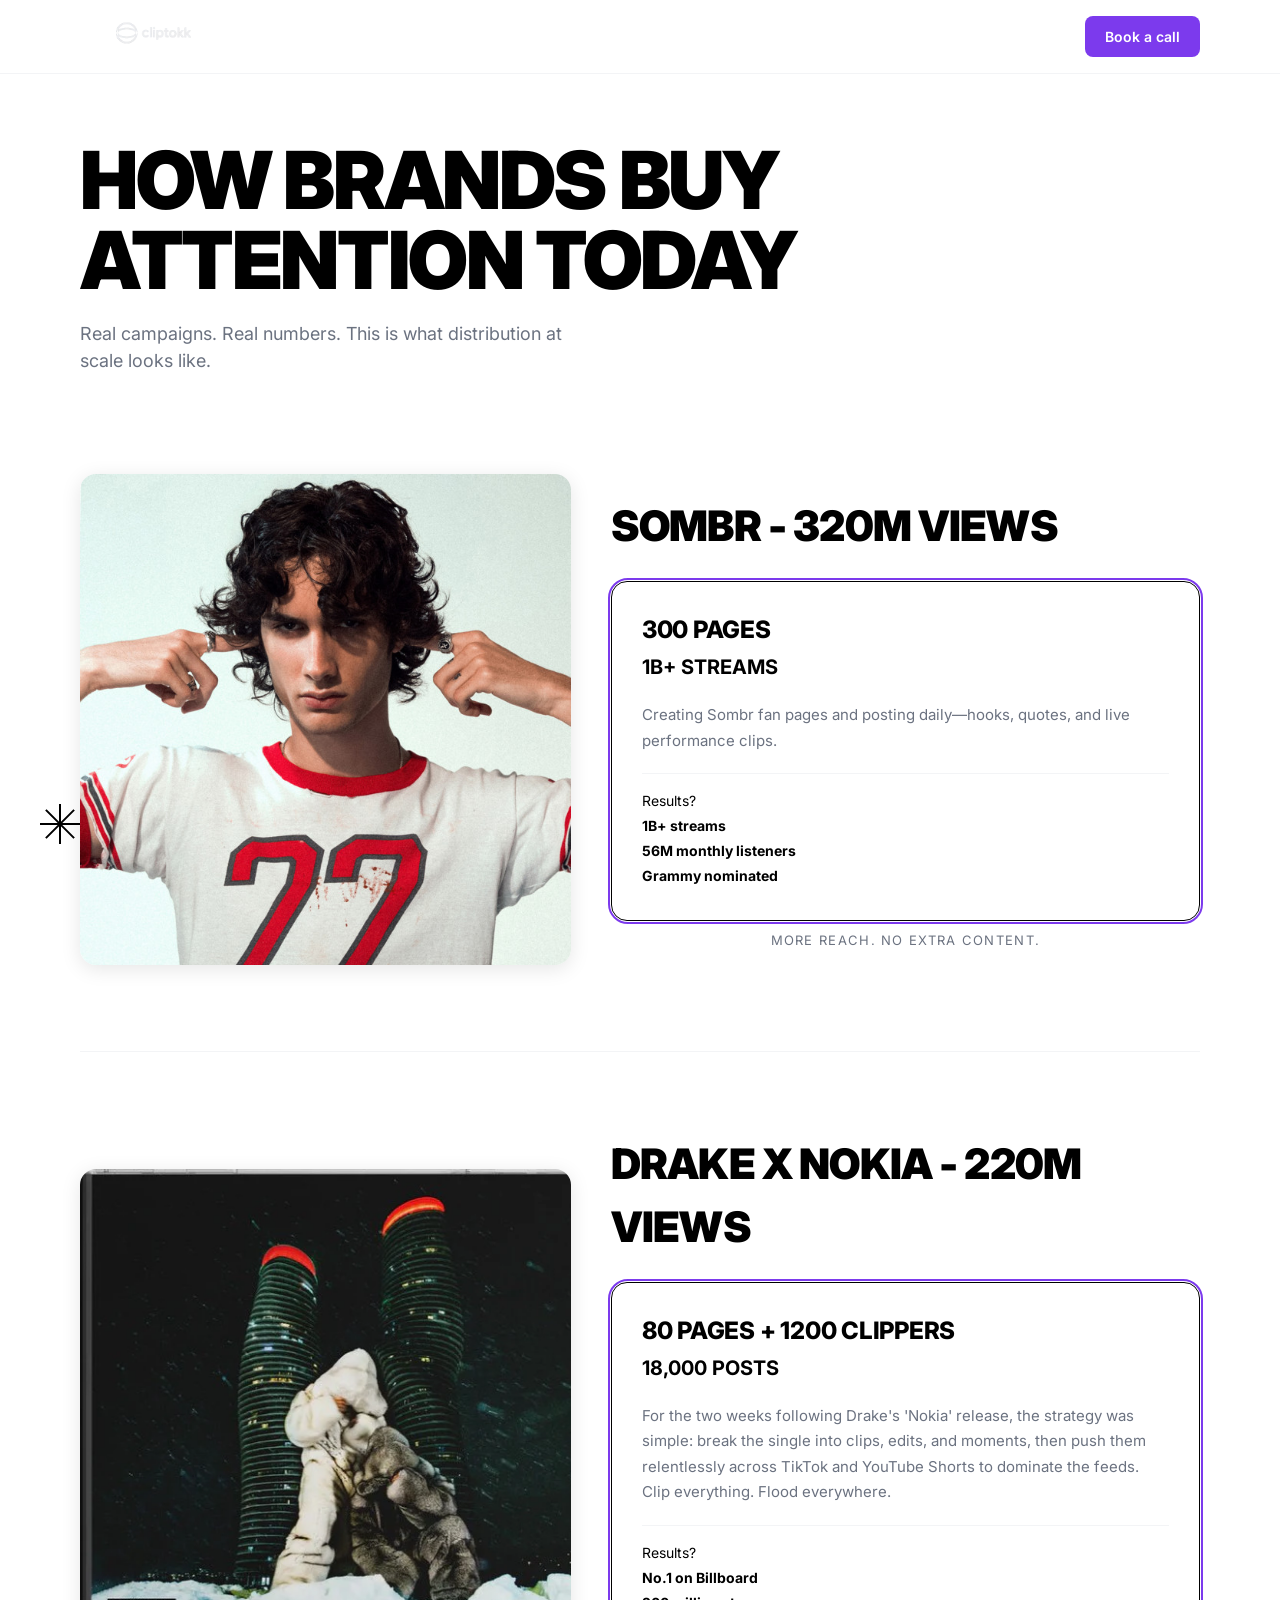
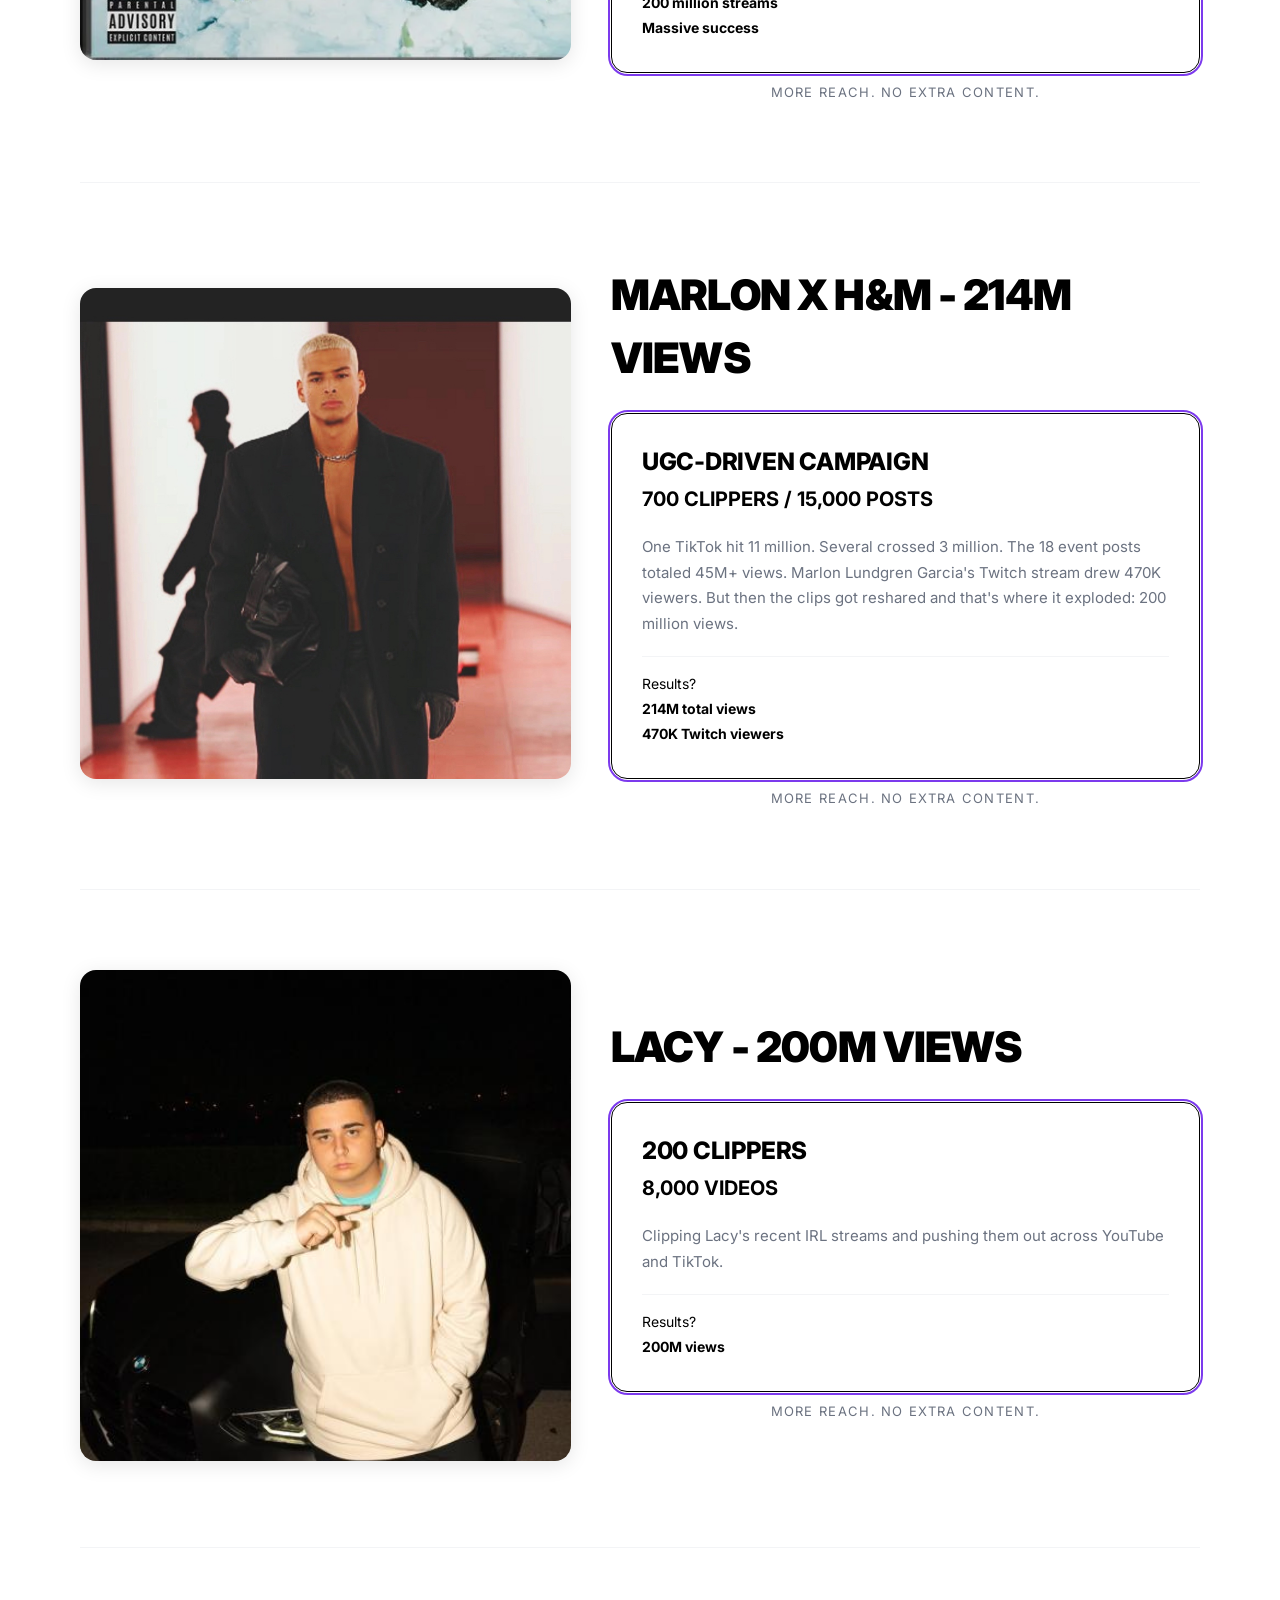
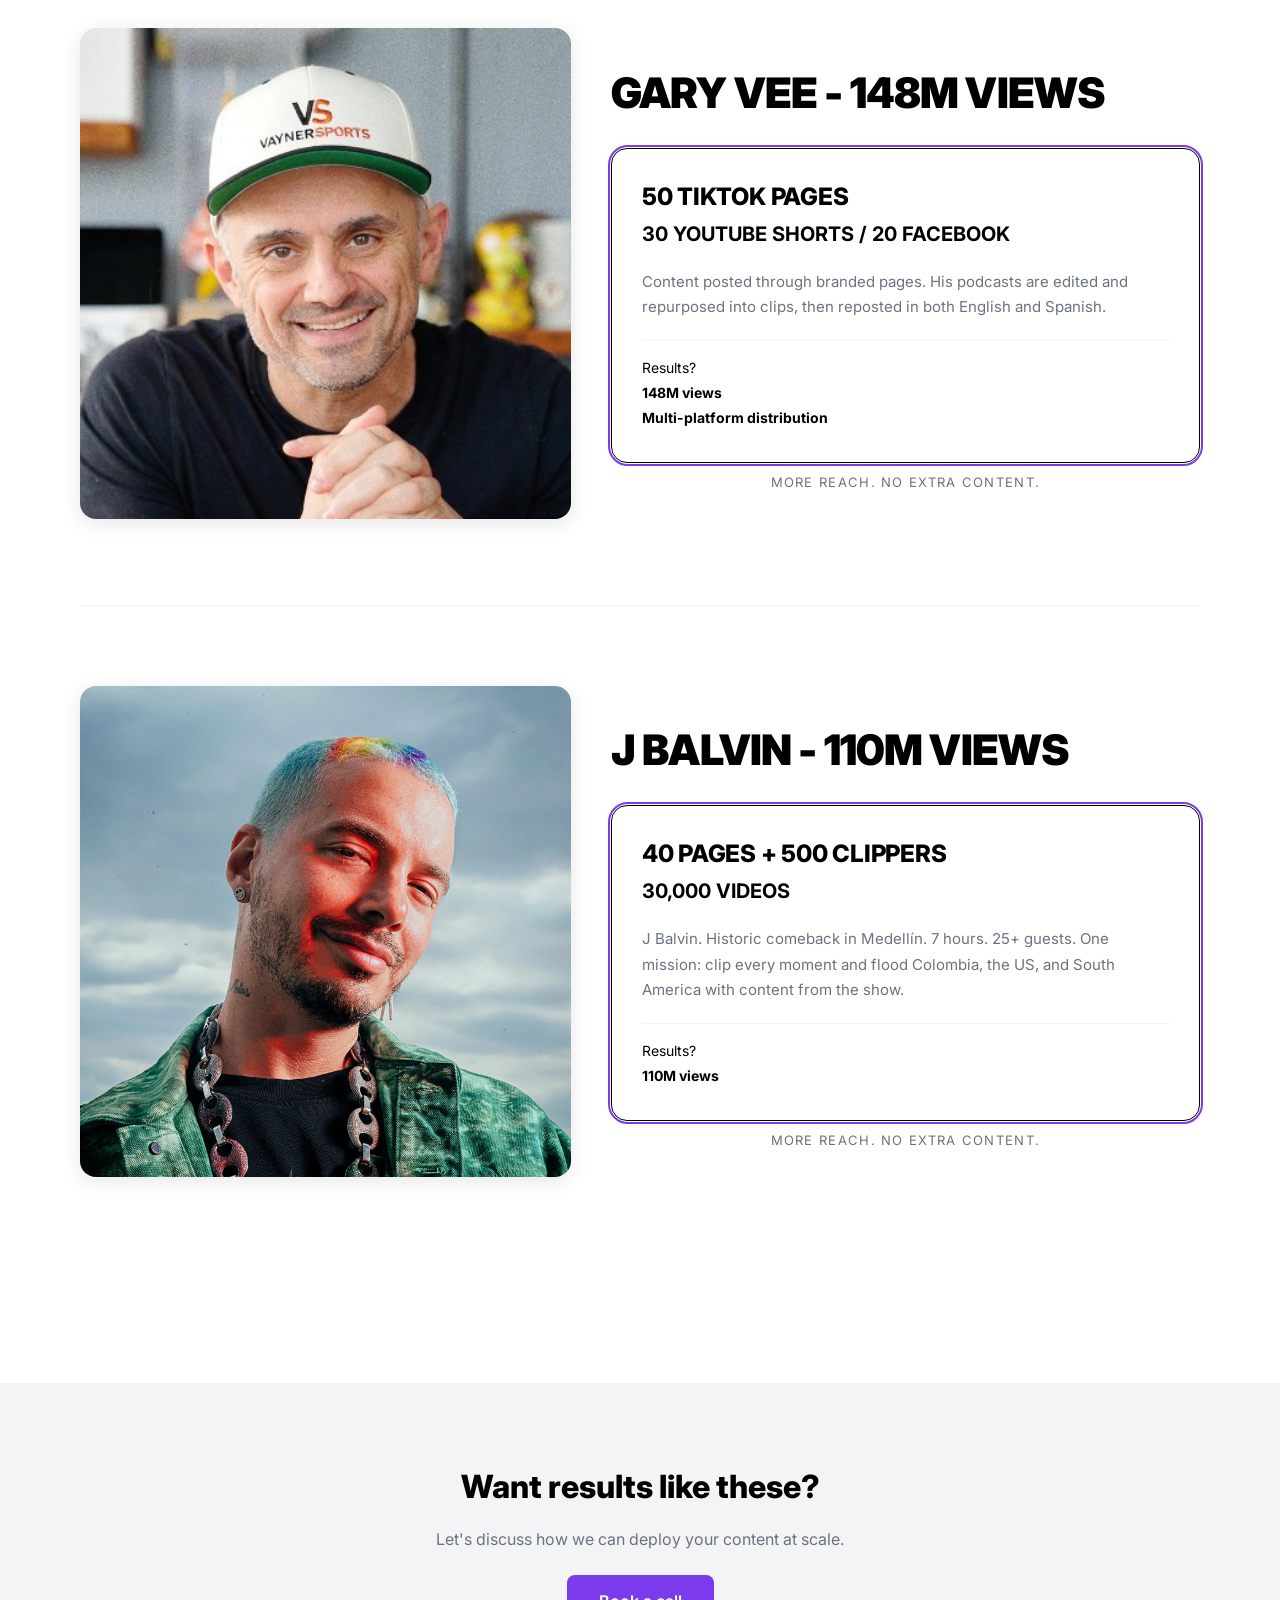
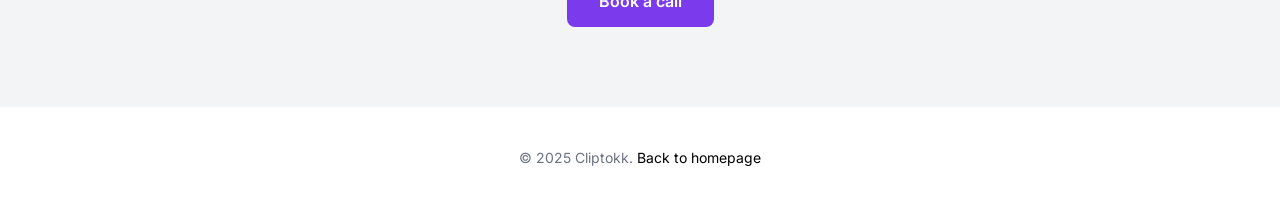
<file: projects/index.html>
<!DOCTYPE html>
<html lang="en">
<head>
    <meta charset="UTF-8">
    <meta name="viewport" content="width=device-width, initial-scale=1.0">
    <title>Projects - Cliptokk</title>
    <meta name="description" content="Cliptokk case studies and projects. Real results from our TikTok distribution campaigns.">
    <meta name="robots" content="noindex, nofollow">

    <!-- Fonts -->
    <link rel="preconnect" href="https://fonts.googleapis.com">
    <link rel="preconnect" href="https://fonts.gstatic.com" crossorigin>
    <link href="https://fonts.googleapis.com/css2?family=Inter:wght@400;500;600;700;800;900&display=swap" rel="stylesheet">

    <style>
        * {
            margin: 0;
            padding: 0;
            box-sizing: border-box;
        }

        :root {
            --purple: #7C3AED;
            --purple-light: #EDE9FE;
            --black: #000;
            --gray: #6B7280;
            --gray-light: #F3F4F6;
            --white: #fff;
        }

        body {
            font-family: 'Inter', -apple-system, BlinkMacSystemFont, sans-serif;
            background-color: var(--white);
            color: var(--black);
            line-height: 1.5;
            -webkit-font-smoothing: antialiased;
        }

        /* Navigation */
        .navbar {
            position: fixed;
            top: 0;
            left: 0;
            right: 0;
            z-index: 100;
            background: var(--white);
            border-bottom: 1px solid var(--gray-light);
        }

        .nav-container {
            display: flex;
            align-items: center;
            justify-content: space-between;
            max-width: 1200px;
            margin: 0 auto;
            padding: 16px 40px;
        }

        .logo {
            font-weight: 800;
            font-size: 20px;
            color: var(--black);
            text-decoration: none;
            letter-spacing: -0.02em;
        }

        .btn {
            display: inline-flex;
            align-items: center;
            padding: 10px 20px;
            border-radius: 8px;
            font-size: 14px;
            font-weight: 600;
            text-decoration: none;
            transition: all 0.2s;
        }

        .btn-purple {
            background: var(--purple);
            color: var(--white);
        }

        .btn-purple:hover {
            opacity: 0.9;
        }

        /* Hero */
        .hero {
            padding: 140px 40px 60px;
            max-width: 1200px;
            margin: 0 auto;
        }

        .hero h1 {
            font-size: clamp(48px, 8vw, 80px);
            font-weight: 900;
            letter-spacing: -0.03em;
            line-height: 1;
            margin-bottom: 20px;
        }

        .hero p {
            font-size: 18px;
            color: var(--gray);
            max-width: 500px;
        }

        /* Projects Grid */
        .projects {
            max-width: 1200px;
            margin: 0 auto;
            padding: 40px;
        }

        .project-card {
            display: grid;
            grid-template-columns: 1fr 1.2fr;
            gap: 40px;
            align-items: center;
            margin-bottom: 80px;
            padding-bottom: 80px;
            border-bottom: 1px solid var(--gray-light);
        }

        .project-card:last-child {
            border-bottom: none;
        }

        .project-image {
            position: relative;
        }

        .project-image img {
            width: 100%;
            aspect-ratio: 1;
            object-fit: cover;
            border-radius: 16px;
            box-shadow: 0 4px 20px rgba(0,0,0,0.1);
        }

        .project-content h2 {
            font-size: clamp(28px, 4vw, 42px);
            font-weight: 900;
            letter-spacing: -0.02em;
            margin-bottom: 24px;
        }

        .project-box {
            background: var(--white);
            border: 1px solid var(--black);
            border-radius: 16px;
            padding: 30px;
            position: relative;
        }

        .project-box::before {
            content: '';
            position: absolute;
            top: -4px;
            left: -4px;
            right: -4px;
            bottom: -4px;
            border: 2px solid var(--purple);
            border-radius: 20px;
            z-index: -1;
        }

        .project-stats {
            display: flex;
            flex-direction: column;
            gap: 4px;
            margin-bottom: 20px;
        }

        .project-stats h3 {
            font-size: 24px;
            font-weight: 800;
            letter-spacing: -0.01em;
        }

        .project-stats h4 {
            font-size: 20px;
            font-weight: 700;
            color: var(--black);
        }

        .project-description {
            font-size: 15px;
            color: var(--gray);
            line-height: 1.7;
            margin-bottom: 20px;
        }

        .project-results {
            border-top: 1px solid var(--gray-light);
            padding-top: 16px;
        }

        .project-results p {
            font-size: 14px;
            color: var(--black);
            margin-bottom: 4px;
        }

        .project-results strong {
            font-weight: 700;
        }

        .tagline {
            text-align: center;
            font-size: 13px;
            color: var(--gray);
            margin-top: 10px;
            text-transform: uppercase;
            letter-spacing: 0.1em;
        }

        /* Decorative elements */
        .decoration {
            position: fixed;
            bottom: 40px;
            left: 40px;
            font-size: 40px;
            z-index: 10;
        }

        /* CTA */
        .cta-section {
            text-align: center;
            padding: 80px 40px;
            background: var(--gray-light);
        }

        .cta-section h2 {
            font-size: 32px;
            font-weight: 800;
            margin-bottom: 16px;
        }

        .cta-section p {
            color: var(--gray);
            margin-bottom: 24px;
        }

        /* Footer */
        .footer {
            padding: 40px;
            text-align: center;
            font-size: 14px;
            color: var(--gray);
        }

        .footer a {
            color: var(--black);
            text-decoration: none;
        }

        /* Responsive */
        @media (max-width: 900px) {
            .project-card {
                grid-template-columns: 1fr;
                gap: 30px;
            }

            .nav-container, .hero, .projects {
                padding-left: 20px;
                padding-right: 20px;
            }

            .decoration {
                display: none;
            }
        }
    </style>
</head>
<body>
    <!-- Navigation -->
    <nav class="navbar">
        <div class="nav-container">
            <a href="/" class="logo"><img src="../images/logo.png" alt="Cliptokk" height="32"></a>
            <a href="https://calendly.com/featurigo/30min" target="_blank" class="btn btn-purple">Book a call</a>
        </div>
    </nav>

    <!-- Hero -->
    <section class="hero">
        <h1>HOW BRANDS BUY<br>ATTENTION TODAY</h1>
        <p>Real campaigns. Real numbers. This is what distribution at scale looks like.</p>
    </section>

    <!-- Projects -->
    <section class="projects">

        <!-- Sombr -->
        <article class="project-card">
            <div class="project-image">
                <img src="../images/people/Sombr.jpeg" alt="Sombr">
            </div>
            <div class="project-content">
                <h2>SOMBR - 320M VIEWS</h2>
                <div class="project-box">
                    <div class="project-stats">
                        <h3>300 PAGES</h3>
                        <h4>1B+ STREAMS</h4>
                    </div>
                    <p class="project-description">
                        Creating Sombr fan pages and posting daily—hooks, quotes, and live performance clips.
                    </p>
                    <div class="project-results">
                        <p>Results?</p>
                        <p><strong>1B+ streams</strong></p>
                        <p><strong>56M monthly listeners</strong></p>
                        <p><strong>Grammy nominated</strong></p>
                    </div>
                </div>
                <p class="tagline">More reach. No extra content.</p>
            </div>
        </article>

        <!-- Drake -->
        <article class="project-card">
            <div class="project-image">
                <img src="../images/people/Partynextdoor.jpg.webp" alt="Drake x Nokia">
            </div>
            <div class="project-content">
                <h2>DRAKE X NOKIA - 220M VIEWS</h2>
                <div class="project-box">
                    <div class="project-stats">
                        <h3>80 PAGES + 1200 CLIPPERS</h3>
                        <h4>18,000 POSTS</h4>
                    </div>
                    <p class="project-description">
                        For the two weeks following Drake's 'Nokia' release, the strategy was simple: break the single into clips, edits, and moments, then push them relentlessly across TikTok and YouTube Shorts to dominate the feeds. Clip everything. Flood everywhere.
                    </p>
                    <div class="project-results">
                        <p>Results?</p>
                        <p><strong>No.1 on Billboard</strong></p>
                        <p><strong>200 million streams</strong></p>
                        <p><strong>Massive success</strong></p>
                    </div>
                </div>
                <p class="tagline">More reach. No extra content.</p>
            </div>
        </article>

        <!-- Marlon x H&M -->
        <article class="project-card">
            <div class="project-image">
                <img src="../images/people/Marlon.jpg" alt="Marlon x H&M" style="object-position: top;">
            </div>
            <div class="project-content">
                <h2>MARLON X H&M - 214M VIEWS</h2>
                <div class="project-box">
                    <div class="project-stats">
                        <h3>UGC-DRIVEN CAMPAIGN</h3>
                        <h4>700 CLIPPERS / 15,000 POSTS</h4>
                    </div>
                    <p class="project-description">
                        One TikTok hit 11 million. Several crossed 3 million. The 18 event posts totaled 45M+ views. Marlon Lundgren Garcia's Twitch stream drew 470K viewers. But then the clips got reshared and that's where it exploded: 200 million views.
                    </p>
                    <div class="project-results">
                        <p>Results?</p>
                        <p><strong>214M total views</strong></p>
                        <p><strong>470K Twitch viewers</strong></p>
                    </div>
                </div>
                <p class="tagline">More reach. No extra content.</p>
            </div>
        </article>

        <!-- Lacy -->
        <article class="project-card">
            <div class="project-image">
                <img src="../images/people/Lacy.jpeg" alt="Lacy">
            </div>
            <div class="project-content">
                <h2>LACY - 200M VIEWS</h2>
                <div class="project-box">
                    <div class="project-stats">
                        <h3>200 CLIPPERS</h3>
                        <h4>8,000 VIDEOS</h4>
                    </div>
                    <p class="project-description">
                        Clipping Lacy's recent IRL streams and pushing them out across YouTube and TikTok.
                    </p>
                    <div class="project-results">
                        <p>Results?</p>
                        <p><strong>200M views</strong></p>
                    </div>
                </div>
                <p class="tagline">More reach. No extra content.</p>
            </div>
        </article>

        <!-- Gary Vee -->
        <article class="project-card">
            <div class="project-image">
                <img src="../images/people/Garyvee.jpg" alt="Gary Vee">
            </div>
            <div class="project-content">
                <h2>GARY VEE - 148M VIEWS</h2>
                <div class="project-box">
                    <div class="project-stats">
                        <h3>50 TIKTOK PAGES</h3>
                        <h4>30 YOUTUBE SHORTS / 20 FACEBOOK</h4>
                    </div>
                    <p class="project-description">
                        Content posted through branded pages. His podcasts are edited and repurposed into clips, then reposted in both English and Spanish.
                    </p>
                    <div class="project-results">
                        <p>Results?</p>
                        <p><strong>148M views</strong></p>
                        <p><strong>Multi-platform distribution</strong></p>
                    </div>
                </div>
                <p class="tagline">More reach. No extra content.</p>
            </div>
        </article>

        <!-- J Balvin -->
        <article class="project-card">
            <div class="project-image">
                <img src="../images/people/J-Balvin.jpg.webp" alt="J Balvin">
            </div>
            <div class="project-content">
                <h2>J BALVIN - 110M VIEWS</h2>
                <div class="project-box">
                    <div class="project-stats">
                        <h3>40 PAGES + 500 CLIPPERS</h3>
                        <h4>30,000 VIDEOS</h4>
                    </div>
                    <p class="project-description">
                        J Balvin. Historic comeback in Medellín. 7 hours. 25+ guests. One mission: clip every moment and flood Colombia, the US, and South America with content from the show.
                    </p>
                    <div class="project-results">
                        <p>Results?</p>
                        <p><strong>110M views</strong></p>
                    </div>
                </div>
                <p class="tagline">More reach. No extra content.</p>
            </div>
        </article>


    </section>

    <!-- CTA -->
    <section class="cta-section">
        <h2>Want results like these?</h2>
        <p>Let's discuss how we can deploy your content at scale.</p>
        <a href="https://calendly.com/featurigo/30min" target="_blank" class="btn btn-purple" style="padding: 14px 32px; font-size: 16px;">Book a call</a>
    </section>

    <!-- Footer -->
    <footer class="footer">
        <p>&copy; 2025 Cliptokk. <a href="/">Back to homepage</a></p>
    </footer>

    <!-- Decoration -->
    <div class="decoration">
        <svg width="40" height="40" viewBox="0 0 40 40" fill="none">
            <path d="M20 0L20 40M0 20L40 20M5.86 5.86L34.14 34.14M34.14 5.86L5.86 34.14" stroke="black" stroke-width="2"/>
        </svg>
    </div>

</body>
</html>
</file>
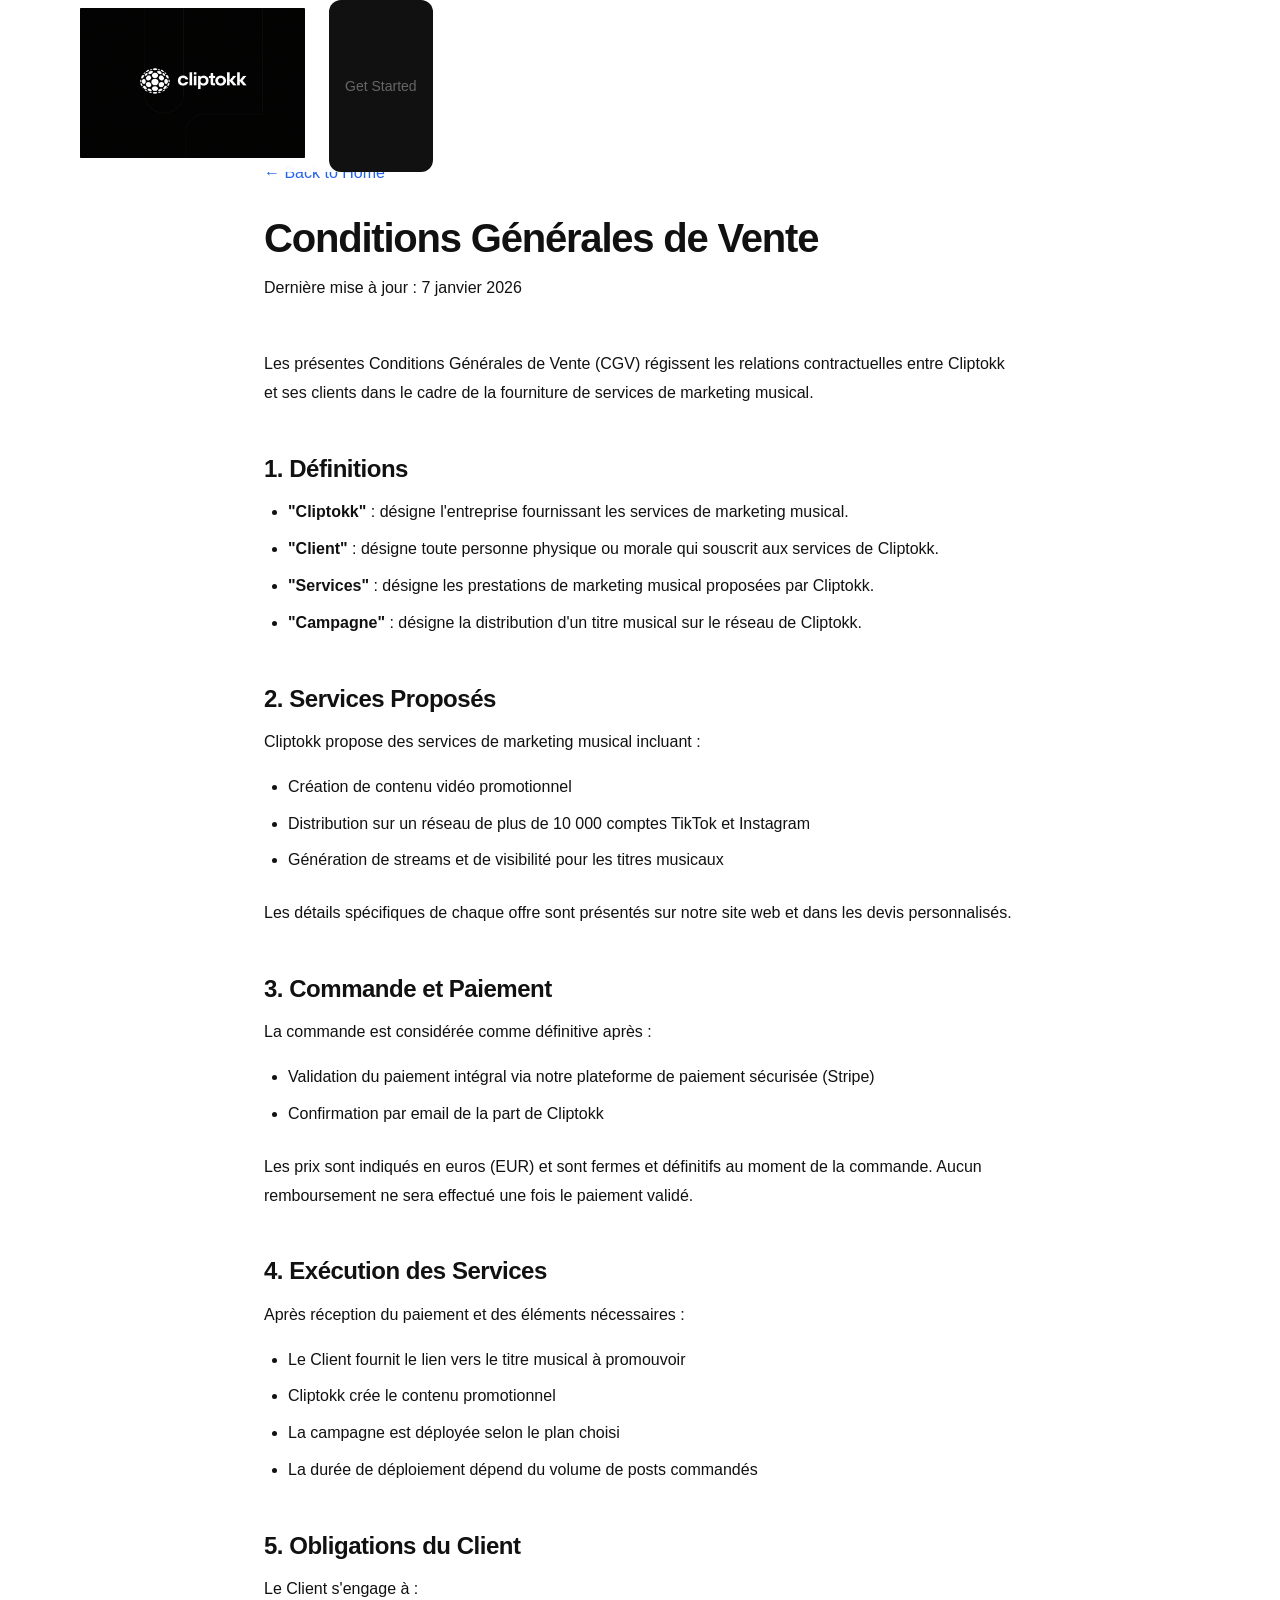
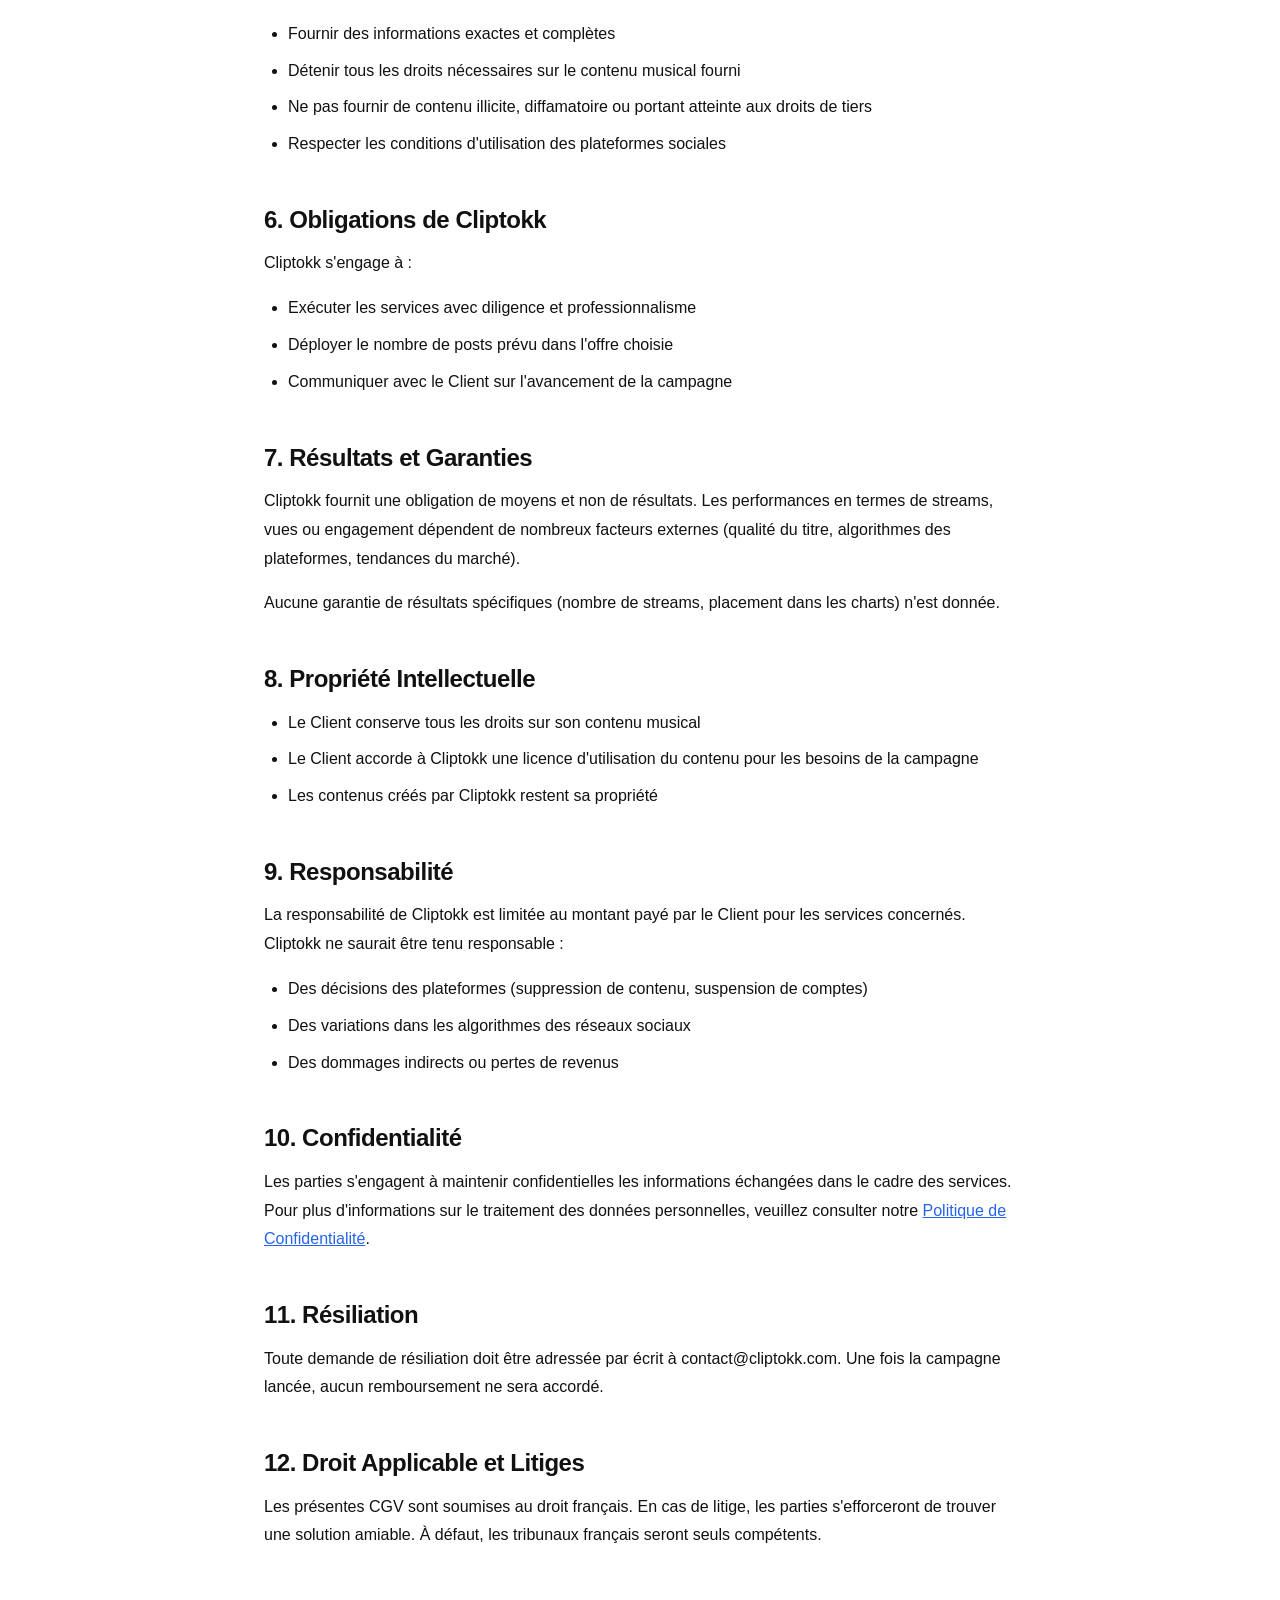
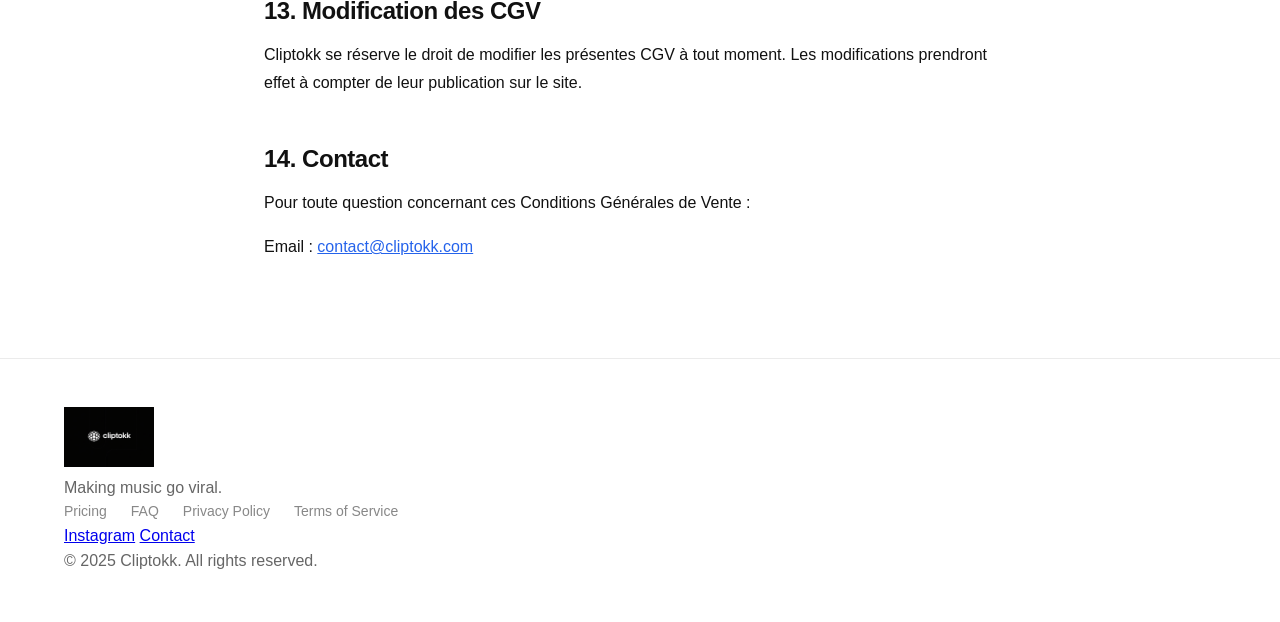
<file: cgv.html>
<!DOCTYPE html>
<html lang="fr">
<head>
    <meta charset="UTF-8">
    <meta name="viewport" content="width=device-width, initial-scale=1.0">
    <title>Conditions Générales de Vente - Cliptokk</title>
    <link rel="icon" type="image/png" href="img/logo_cliptokk.png">
    <link rel="stylesheet" href="css/style.css">
    <style>
        .legal-content {
            max-width: 800px;
            margin: 0 auto;
            padding: 160px 24px 80px;
        }
        .legal-content h1 {
            font-size: 2.5rem;
            margin-bottom: 16px;
        }
        .legal-content .last-updated {
            color: var(--text-secondary);
            margin-bottom: 48px;
        }
        .legal-content h2 {
            font-size: 1.5rem;
            margin-top: 48px;
            margin-bottom: 16px;
            color: var(--text);
        }
        .legal-content p, .legal-content li {
            color: var(--text-secondary);
            line-height: 1.8;
            margin-bottom: 16px;
        }
        .legal-content ul {
            padding-left: 24px;
            margin-bottom: 24px;
        }
        .legal-content li {
            margin-bottom: 8px;
        }
        .legal-content a {
            color: var(--blue);
        }
        .back-link {
            display: inline-flex;
            align-items: center;
            gap: 8px;
            color: var(--text-secondary);
            text-decoration: none;
            margin-bottom: 32px;
            transition: color 0.2s;
        }
        .back-link:hover {
            color: var(--text);
        }
    </style>
</head>
<body>
    <header class="header">
        <nav class="nav container">
            <a href="index.html" class="logo">
                <img src="img/logo_cliptokk.png" alt="Cliptokk" class="logo-img">
            </a>
            <a href="index.html#pricing" class="btn btn-primary">Get Started</a>
        </nav>
    </header>

    <main class="legal-content">
        <a href="index.html" class="back-link">← Back to Home</a>

        <h1>Conditions Générales de Vente</h1>
        <p class="last-updated">Dernière mise à jour : 7 janvier 2026</p>

        <p>Les présentes Conditions Générales de Vente (CGV) régissent les relations contractuelles entre Cliptokk et ses clients dans le cadre de la fourniture de services de marketing musical.</p>

        <h2>1. Définitions</h2>
        <ul>
            <li><strong>"Cliptokk"</strong> : désigne l'entreprise fournissant les services de marketing musical.</li>
            <li><strong>"Client"</strong> : désigne toute personne physique ou morale qui souscrit aux services de Cliptokk.</li>
            <li><strong>"Services"</strong> : désigne les prestations de marketing musical proposées par Cliptokk.</li>
            <li><strong>"Campagne"</strong> : désigne la distribution d'un titre musical sur le réseau de Cliptokk.</li>
        </ul>

        <h2>2. Services Proposés</h2>
        <p>Cliptokk propose des services de marketing musical incluant :</p>
        <ul>
            <li>Création de contenu vidéo promotionnel</li>
            <li>Distribution sur un réseau de plus de 10 000 comptes TikTok et Instagram</li>
            <li>Génération de streams et de visibilité pour les titres musicaux</li>
        </ul>
        <p>Les détails spécifiques de chaque offre sont présentés sur notre site web et dans les devis personnalisés.</p>

        <h2>3. Commande et Paiement</h2>
        <p>La commande est considérée comme définitive après :</p>
        <ul>
            <li>Validation du paiement intégral via notre plateforme de paiement sécurisée (Stripe)</li>
            <li>Confirmation par email de la part de Cliptokk</li>
        </ul>
        <p>Les prix sont indiqués en euros (EUR) et sont fermes et définitifs au moment de la commande. Aucun remboursement ne sera effectué une fois le paiement validé.</p>

        <h2>4. Exécution des Services</h2>
        <p>Après réception du paiement et des éléments nécessaires :</p>
        <ul>
            <li>Le Client fournit le lien vers le titre musical à promouvoir</li>
            <li>Cliptokk crée le contenu promotionnel</li>
            <li>La campagne est déployée selon le plan choisi</li>
            <li>La durée de déploiement dépend du volume de posts commandés</li>
        </ul>

        <h2>5. Obligations du Client</h2>
        <p>Le Client s'engage à :</p>
        <ul>
            <li>Fournir des informations exactes et complètes</li>
            <li>Détenir tous les droits nécessaires sur le contenu musical fourni</li>
            <li>Ne pas fournir de contenu illicite, diffamatoire ou portant atteinte aux droits de tiers</li>
            <li>Respecter les conditions d'utilisation des plateformes sociales</li>
        </ul>

        <h2>6. Obligations de Cliptokk</h2>
        <p>Cliptokk s'engage à :</p>
        <ul>
            <li>Exécuter les services avec diligence et professionnalisme</li>
            <li>Déployer le nombre de posts prévu dans l'offre choisie</li>
            <li>Communiquer avec le Client sur l'avancement de la campagne</li>
        </ul>

        <h2>7. Résultats et Garanties</h2>
        <p>Cliptokk fournit une obligation de moyens et non de résultats. Les performances en termes de streams, vues ou engagement dépendent de nombreux facteurs externes (qualité du titre, algorithmes des plateformes, tendances du marché).</p>
        <p>Aucune garantie de résultats spécifiques (nombre de streams, placement dans les charts) n'est donnée.</p>

        <h2>8. Propriété Intellectuelle</h2>
        <ul>
            <li>Le Client conserve tous les droits sur son contenu musical</li>
            <li>Le Client accorde à Cliptokk une licence d'utilisation du contenu pour les besoins de la campagne</li>
            <li>Les contenus créés par Cliptokk restent sa propriété</li>
        </ul>

        <h2>9. Responsabilité</h2>
        <p>La responsabilité de Cliptokk est limitée au montant payé par le Client pour les services concernés. Cliptokk ne saurait être tenu responsable :</p>
        <ul>
            <li>Des décisions des plateformes (suppression de contenu, suspension de comptes)</li>
            <li>Des variations dans les algorithmes des réseaux sociaux</li>
            <li>Des dommages indirects ou pertes de revenus</li>
        </ul>

        <h2>10. Confidentialité</h2>
        <p>Les parties s'engagent à maintenir confidentielles les informations échangées dans le cadre des services. Pour plus d'informations sur le traitement des données personnelles, veuillez consulter notre <a href="privacy.html">Politique de Confidentialité</a>.</p>

        <h2>11. Résiliation</h2>
        <p>Toute demande de résiliation doit être adressée par écrit à contact@cliptokk.com. Une fois la campagne lancée, aucun remboursement ne sera accordé.</p>

        <h2>12. Droit Applicable et Litiges</h2>
        <p>Les présentes CGV sont soumises au droit français. En cas de litige, les parties s'efforceront de trouver une solution amiable. À défaut, les tribunaux français seront seuls compétents.</p>

        <h2>13. Modification des CGV</h2>
        <p>Cliptokk se réserve le droit de modifier les présentes CGV à tout moment. Les modifications prendront effet à compter de leur publication sur le site.</p>

        <h2>14. Contact</h2>
        <p>Pour toute question concernant ces Conditions Générales de Vente :</p>
        <p>Email : <a href="mailto:contact@cliptokk.com">contact@cliptokk.com</a></p>
    </main>

    <footer class="footer">
        <div class="container">
            <div class="footer-content">
                <div class="footer-brand">
                    <img src="img/logo_cliptokk.png" alt="Cliptokk" style="height: 60px; width: auto;">
                    <p>Making music go viral.</p>
                </div>
                <div class="footer-links">
                    <a href="index.html#pricing">Pricing</a>
                    <a href="index.html#faq">FAQ</a>
                    <a href="privacy.html">Privacy Policy</a>
                    <a href="cgv.html">Terms of Service</a>
                </div>
                <div class="footer-social">
                    <a href="https://instagram.com/cliptokk" target="_blank">Instagram</a>
                    <a href="mailto:contact@cliptokk.com">Contact</a>
                </div>
            </div>
            <div class="footer-bottom">
                <p>&copy; 2025 Cliptokk. All rights reserved.</p>
            </div>
        </div>
    </footer>
</body>
</html>
</file>
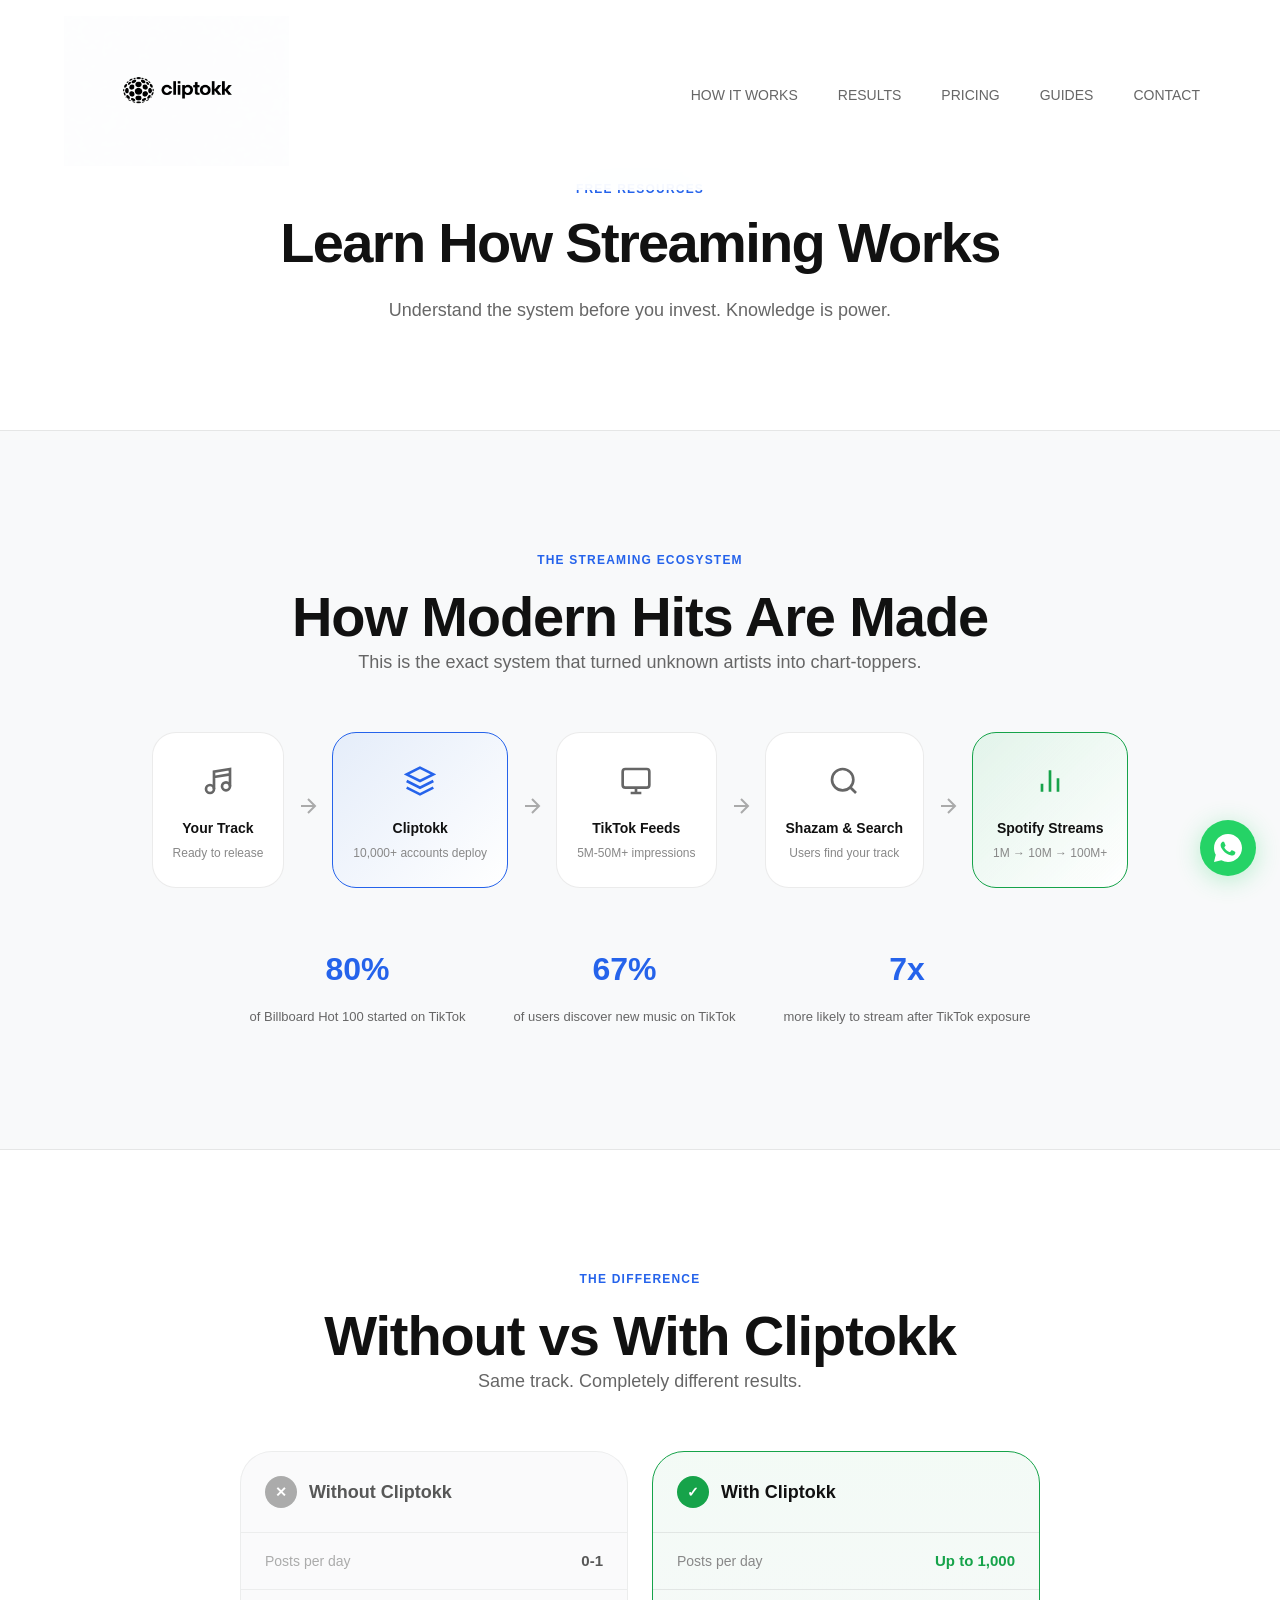
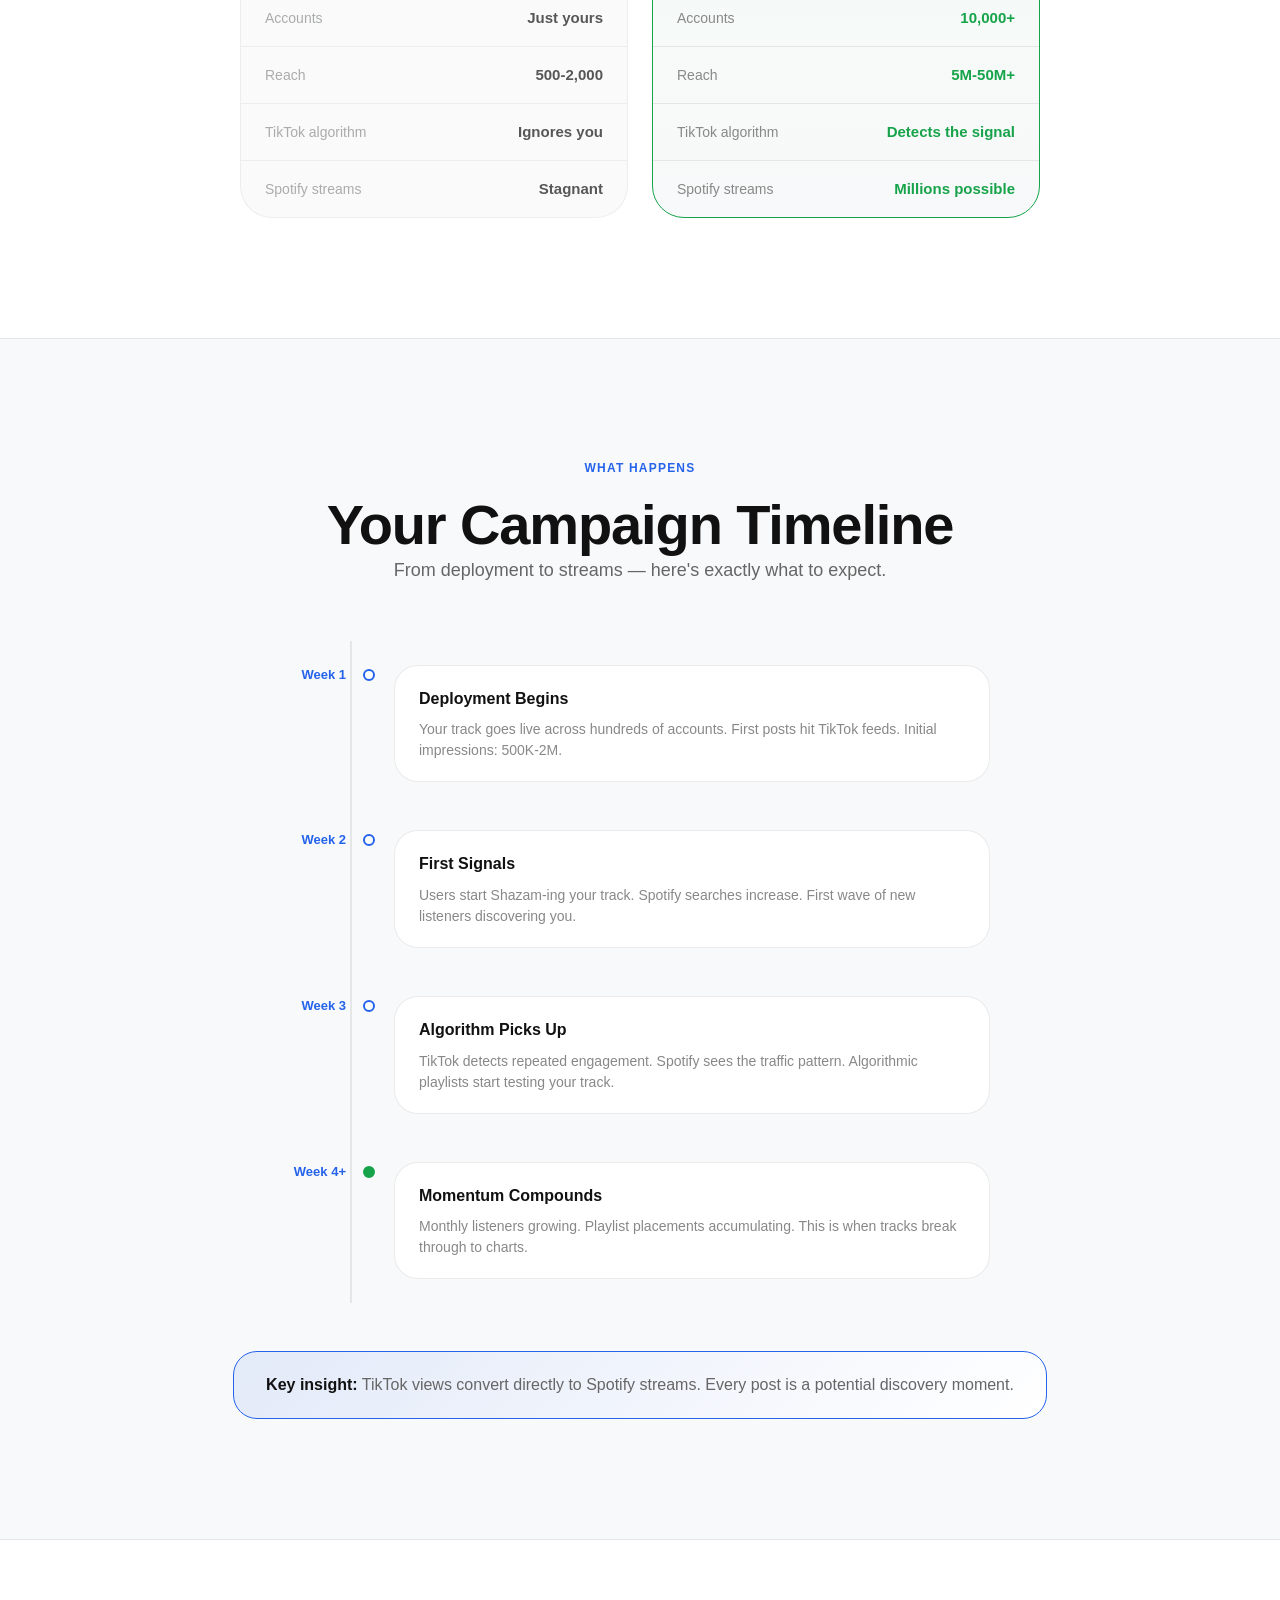
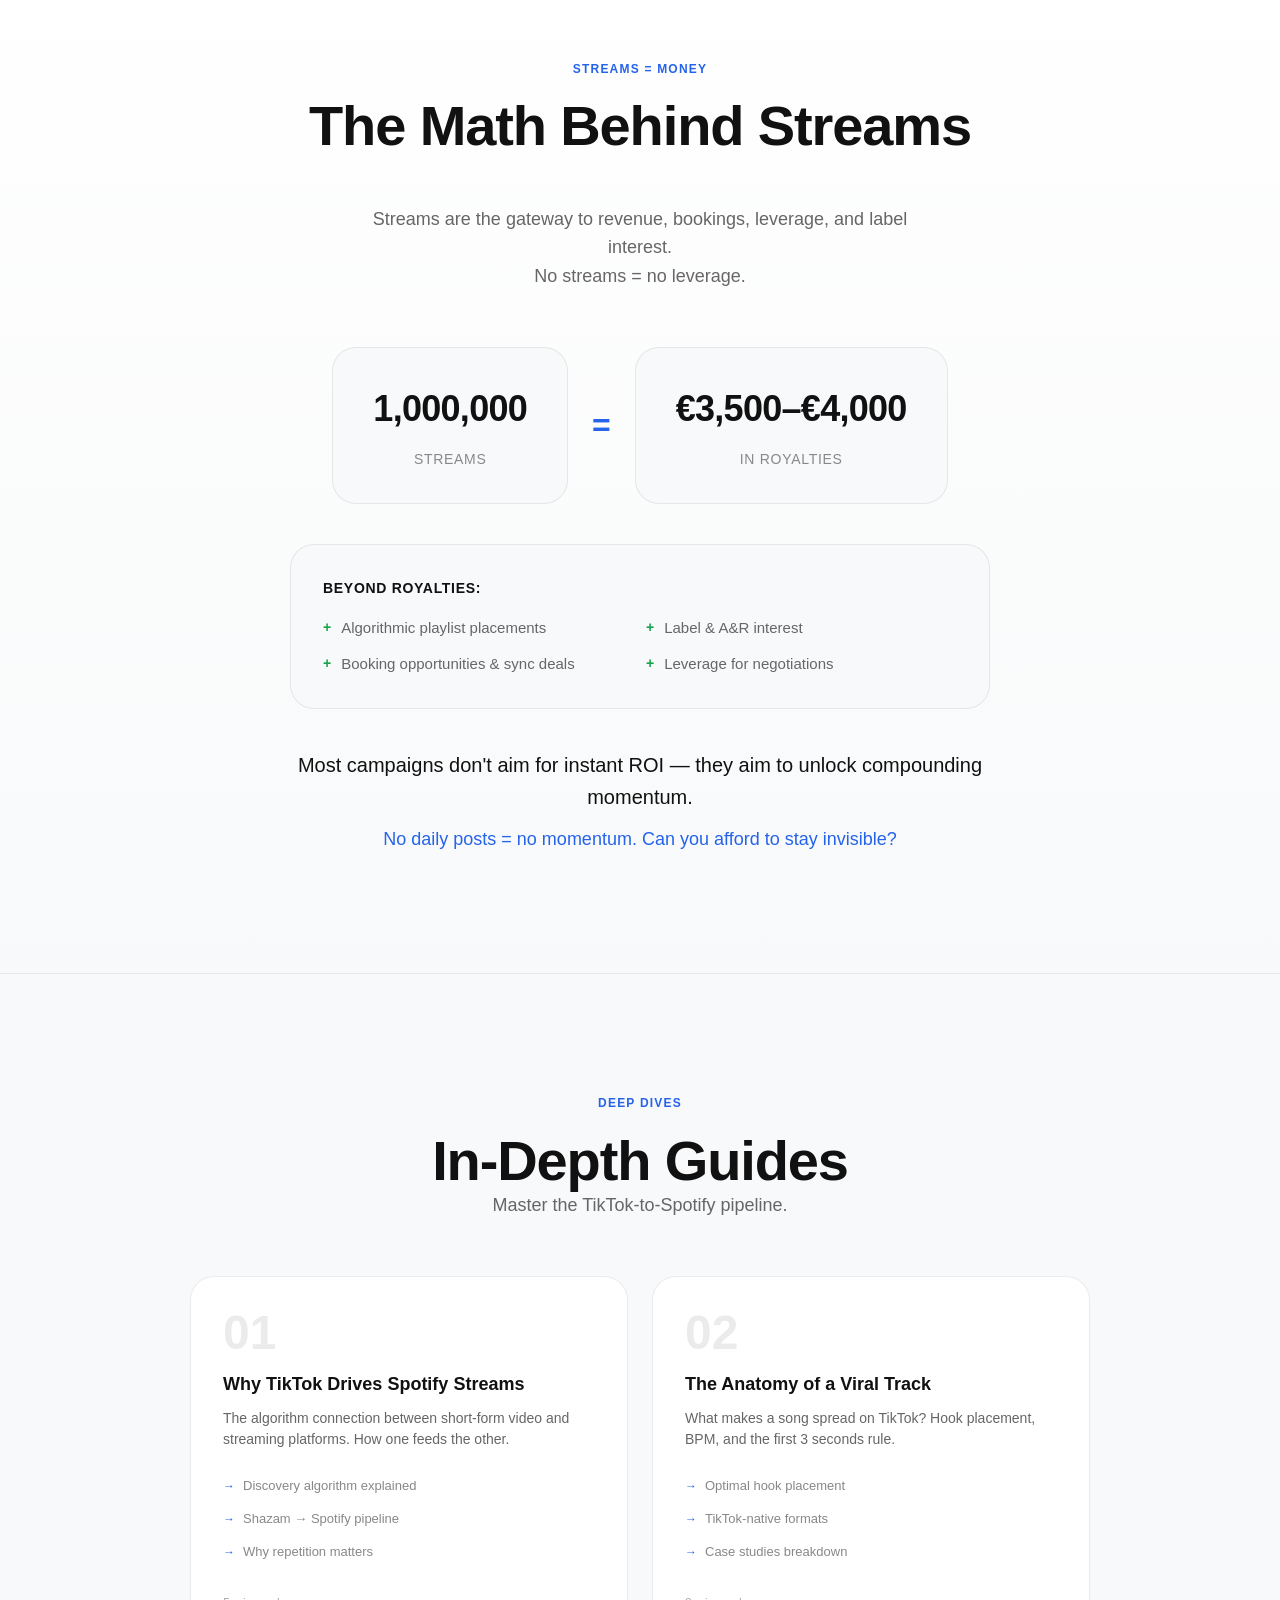
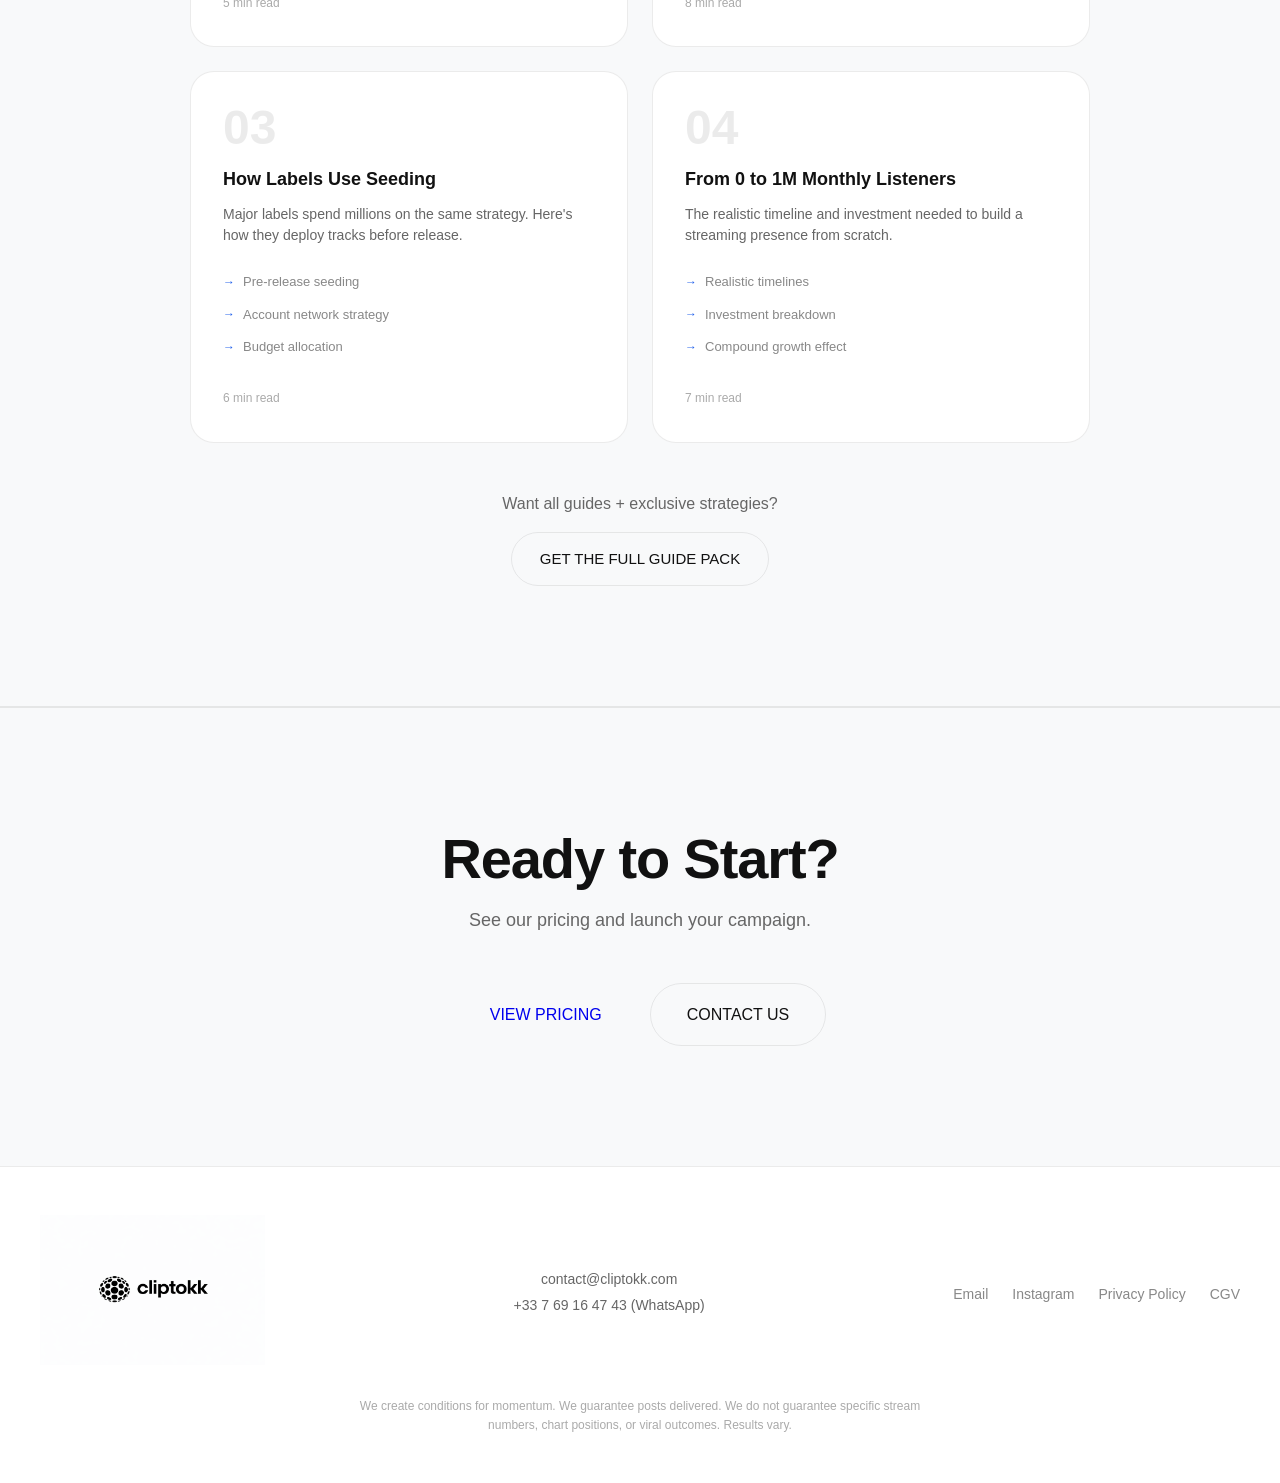
<file: guides.html>
<!DOCTYPE html>
<html lang="en">
<head>
    <meta charset="UTF-8">
    <meta name="viewport" content="width=device-width, initial-scale=1.0">
    <title>Guides — Cliptokk</title>
    <meta name="description" content="Learn how TikTok drives Spotify streams. Free guides and resources for artists and labels.">
    <link rel="icon" type="image/png" href="public/lococliptokkblanc.png">
    <link rel="stylesheet" href="css/style.css">
    <link rel="preconnect" href="https://fonts.googleapis.com">
    <link rel="preconnect" href="https://fonts.gstatic.com" crossorigin>
    <link href="https://fonts.googleapis.com/css2?family=Playfair+Display:wght@400;500&display=swap" rel="stylesheet">
</head>
<body>

    <!-- HEADER -->
    <header class="header">
        <div class="header-inner">
            <div class="logo-group">
                <a href="index.html"><img src="public/lococliptokkblanc.png" alt="Cliptokk" class="logo-img"></a>
            </div>
            <nav class="nav">
                <a href="index.html#how">HOW IT WORKS</a>
                <a href="index.html#proof">RESULTS</a>
                <a href="index.html#pricings">PRICING</a>
                <a href="guides.html" class="active">GUIDES</a>
                <a href="index.html#contact">CONTACT</a>
            </nav>
        </div>
    </header>

    <!-- HERO -->
    <section class="hero" style="min-height: auto; padding: 180px 24px 80px;">
        <div class="hero-inner">
            <p class="section-tag">FREE RESOURCES</p>
            <h1 style="font-size: clamp(36px, 6vw, 56px);">Learn How Streaming Works</h1>
            <p class="hero-text">Understand the system before you invest. Knowledge is power.</p>
        </div>
    </section>

    <!-- VISUAL FLOWCHART -->
    <section class="flowchart">
        <div class="container">
            <p class="section-tag">THE STREAMING ECOSYSTEM</p>
            <h2>How Modern Hits Are Made</h2>
            <p class="section-subtitle">This is the exact system that turned unknown artists into chart-toppers.</p>

            <div class="flow-visual">
                <div class="flow-stage">
                    <div class="flow-icon">
                        <svg width="32" height="32" viewBox="0 0 24 24" fill="none" stroke="currentColor" stroke-width="2">
                            <path d="M9 18V5l12-2v13M9 9l12-2"/>
                            <circle cx="6" cy="18" r="3"/>
                            <circle cx="18" cy="16" r="3"/>
                        </svg>
                    </div>
                    <h4>Your Track</h4>
                    <p>Ready to release</p>
                </div>

                <div class="flow-arrow">
                    <svg width="24" height="24" viewBox="0 0 24 24" fill="none" stroke="currentColor" stroke-width="2">
                        <path d="M5 12h14M12 5l7 7-7 7"/>
                    </svg>
                </div>

                <div class="flow-stage flow-stage-cliptokk">
                    <div class="flow-icon">
                        <svg width="32" height="32" viewBox="0 0 24 24" fill="none" stroke="currentColor" stroke-width="2">
                            <path d="M12 2L2 7l10 5 10-5-10-5zM2 17l10 5 10-5M2 12l10 5 10-5"/>
                        </svg>
                    </div>
                    <h4>Cliptokk</h4>
                    <p>10,000+ accounts deploy</p>
                </div>

                <div class="flow-arrow">
                    <svg width="24" height="24" viewBox="0 0 24 24" fill="none" stroke="currentColor" stroke-width="2">
                        <path d="M5 12h14M12 5l7 7-7 7"/>
                    </svg>
                </div>

                <div class="flow-stage">
                    <div class="flow-icon">
                        <svg width="32" height="32" viewBox="0 0 24 24" fill="none" stroke="currentColor" stroke-width="2">
                            <rect x="2" y="3" width="20" height="14" rx="2" ry="2"/>
                            <path d="M8 21h8M12 17v4"/>
                        </svg>
                    </div>
                    <h4>TikTok Feeds</h4>
                    <p>5M-50M+ impressions</p>
                </div>

                <div class="flow-arrow">
                    <svg width="24" height="24" viewBox="0 0 24 24" fill="none" stroke="currentColor" stroke-width="2">
                        <path d="M5 12h14M12 5l7 7-7 7"/>
                    </svg>
                </div>

                <div class="flow-stage">
                    <div class="flow-icon">
                        <svg width="32" height="32" viewBox="0 0 24 24" fill="none" stroke="currentColor" stroke-width="2">
                            <circle cx="11" cy="11" r="8"/>
                            <path d="M21 21l-4.35-4.35"/>
                        </svg>
                    </div>
                    <h4>Shazam & Search</h4>
                    <p>Users find your track</p>
                </div>

                <div class="flow-arrow">
                    <svg width="24" height="24" viewBox="0 0 24 24" fill="none" stroke="currentColor" stroke-width="2">
                        <path d="M5 12h14M12 5l7 7-7 7"/>
                    </svg>
                </div>

                <div class="flow-stage flow-stage-final">
                    <div class="flow-icon">
                        <svg width="32" height="32" viewBox="0 0 24 24" fill="none" stroke="currentColor" stroke-width="2">
                            <path d="M18 20V10M12 20V4M6 20v-6"/>
                        </svg>
                    </div>
                    <h4>Spotify Streams</h4>
                    <p>1M → 10M → 100M+</p>
                </div>
            </div>

            <div class="flow-stats">
                <div class="flow-stat">
                    <span class="flow-stat-number">80%</span>
                    <span class="flow-stat-text">of Billboard Hot 100 started on TikTok</span>
                </div>
                <div class="flow-stat">
                    <span class="flow-stat-number">67%</span>
                    <span class="flow-stat-text">of users discover new music on TikTok</span>
                </div>
                <div class="flow-stat">
                    <span class="flow-stat-number">7x</span>
                    <span class="flow-stat-text">more likely to stream after TikTok exposure</span>
                </div>
            </div>
        </div>
    </section>

    <!-- COMPARISON TABLE -->
    <section class="comparison">
        <div class="container">
            <p class="section-tag">THE DIFFERENCE</p>
            <h2>Without vs With Cliptokk</h2>
            <p class="section-subtitle">Same track. Completely different results.</p>

            <div class="comparison-table">
                <div class="comparison-col comparison-without">
                    <div class="comparison-header">
                        <span class="comparison-icon">✕</span>
                        <h3>Without Cliptokk</h3>
                    </div>
                    <div class="comparison-row">
                        <span class="comparison-label">Posts per day</span>
                        <span class="comparison-value">0-1</span>
                    </div>
                    <div class="comparison-row">
                        <span class="comparison-label">Accounts</span>
                        <span class="comparison-value">Just yours</span>
                    </div>
                    <div class="comparison-row">
                        <span class="comparison-label">Reach</span>
                        <span class="comparison-value">500-2,000</span>
                    </div>
                    <div class="comparison-row">
                        <span class="comparison-label">TikTok algorithm</span>
                        <span class="comparison-value">Ignores you</span>
                    </div>
                    <div class="comparison-row">
                        <span class="comparison-label">Spotify streams</span>
                        <span class="comparison-value">Stagnant</span>
                    </div>
                </div>

                <div class="comparison-col comparison-with">
                    <div class="comparison-header">
                        <span class="comparison-icon">✓</span>
                        <h3>With Cliptokk</h3>
                    </div>
                    <div class="comparison-row">
                        <span class="comparison-label">Posts per day</span>
                        <span class="comparison-value highlight">Up to 1,000</span>
                    </div>
                    <div class="comparison-row">
                        <span class="comparison-label">Accounts</span>
                        <span class="comparison-value highlight">10,000+</span>
                    </div>
                    <div class="comparison-row">
                        <span class="comparison-label">Reach</span>
                        <span class="comparison-value highlight">5M-50M+</span>
                    </div>
                    <div class="comparison-row">
                        <span class="comparison-label">TikTok algorithm</span>
                        <span class="comparison-value highlight">Detects the signal</span>
                    </div>
                    <div class="comparison-row">
                        <span class="comparison-label">Spotify streams</span>
                        <span class="comparison-value highlight">Millions possible</span>
                    </div>
                </div>
            </div>
        </div>
    </section>

    <!-- TIMELINE -->
    <section class="timeline-section">
        <div class="container">
            <p class="section-tag">WHAT HAPPENS</p>
            <h2>Your Campaign Timeline</h2>
            <p class="section-subtitle">From deployment to streams — here's exactly what to expect.</p>

            <div class="timeline">
                <div class="timeline-item">
                    <div class="timeline-week">Week 1</div>
                    <div class="timeline-content">
                        <h4>Deployment Begins</h4>
                        <p>Your track goes live across hundreds of accounts. First posts hit TikTok feeds. Initial impressions: 500K-2M.</p>
                    </div>
                </div>
                <div class="timeline-item">
                    <div class="timeline-week">Week 2</div>
                    <div class="timeline-content">
                        <h4>First Signals</h4>
                        <p>Users start Shazam-ing your track. Spotify searches increase. First wave of new listeners discovering you.</p>
                    </div>
                </div>
                <div class="timeline-item">
                    <div class="timeline-week">Week 3</div>
                    <div class="timeline-content">
                        <h4>Algorithm Picks Up</h4>
                        <p>TikTok detects repeated engagement. Spotify sees the traffic pattern. Algorithmic playlists start testing your track.</p>
                    </div>
                </div>
                <div class="timeline-item timeline-item-final">
                    <div class="timeline-week">Week 4+</div>
                    <div class="timeline-content">
                        <h4>Momentum Compounds</h4>
                        <p>Monthly listeners growing. Playlist placements accumulating. This is when tracks break through to charts.</p>
                    </div>
                </div>
            </div>

            <div class="timeline-note">
                <p><strong>Key insight:</strong> TikTok views convert directly to Spotify streams. Every post is a potential discovery moment.</p>
            </div>
        </div>
    </section>

    <!-- MATH BEHIND STREAMS -->
    <section class="math-section" id="math">
        <div class="container">
            <p class="section-tag">STREAMS = MONEY</p>
            <h2>The Math Behind Streams</h2>
            <p class="section-subtitle">Streams are the gateway to revenue, bookings, leverage, and label interest.<br>No streams = no leverage.</p>
            <div class="math-content">
                <div class="math-main">
                    <div class="math-equation">
                        <span class="math-number">1,000,000</span>
                        <span class="math-label">streams</span>
                    </div>
                    <div class="math-equals">=</div>
                    <div class="math-equation">
                        <span class="math-number">€3,500–€4,000</span>
                        <span class="math-label">in royalties</span>
                    </div>
                </div>
                <div class="math-plus">
                    <p class="math-plus-title">Beyond royalties:</p>
                    <ul class="math-benefits">
                        <li>Algorithmic playlist placements</li>
                        <li>Label & A&R interest</li>
                        <li>Booking opportunities & sync deals</li>
                        <li>Leverage for negotiations</li>
                    </ul>
                </div>
                <p class="math-hook">Most campaigns don't aim for instant ROI — they aim to unlock compounding momentum.</p>
                <p class="math-question">No daily posts = no momentum. Can you afford to stay invisible?</p>
            </div>
        </div>
    </section>

    <!-- RESOURCES / GUIDES -->
    <section class="guides" id="guides">
        <div class="container">
            <p class="section-tag">DEEP DIVES</p>
            <h2>In-Depth Guides</h2>
            <p class="section-subtitle">Master the TikTok-to-Spotify pipeline.</p>

            <div class="guides-grid">
                <article class="guide-card">
                    <div class="guide-number">01</div>
                    <h3>Why TikTok Drives Spotify Streams</h3>
                    <p>The algorithm connection between short-form video and streaming platforms. How one feeds the other.</p>
                    <ul class="guide-topics">
                        <li>Discovery algorithm explained</li>
                        <li>Shazam → Spotify pipeline</li>
                        <li>Why repetition matters</li>
                    </ul>
                    <span class="guide-time">5 min read</span>
                </article>

                <article class="guide-card">
                    <div class="guide-number">02</div>
                    <h3>The Anatomy of a Viral Track</h3>
                    <p>What makes a song spread on TikTok? Hook placement, BPM, and the first 3 seconds rule.</p>
                    <ul class="guide-topics">
                        <li>Optimal hook placement</li>
                        <li>TikTok-native formats</li>
                        <li>Case studies breakdown</li>
                    </ul>
                    <span class="guide-time">8 min read</span>
                </article>

                <article class="guide-card">
                    <div class="guide-number">03</div>
                    <h3>How Labels Use Seeding</h3>
                    <p>Major labels spend millions on the same strategy. Here's how they deploy tracks before release.</p>
                    <ul class="guide-topics">
                        <li>Pre-release seeding</li>
                        <li>Account network strategy</li>
                        <li>Budget allocation</li>
                    </ul>
                    <span class="guide-time">6 min read</span>
                </article>

                <article class="guide-card">
                    <div class="guide-number">04</div>
                    <h3>From 0 to 1M Monthly Listeners</h3>
                    <p>The realistic timeline and investment needed to build a streaming presence from scratch.</p>
                    <ul class="guide-topics">
                        <li>Realistic timelines</li>
                        <li>Investment breakdown</li>
                        <li>Compound growth effect</li>
                    </ul>
                    <span class="guide-time">7 min read</span>
                </article>
            </div>

            <div class="guides-cta">
                <p>Want all guides + exclusive strategies?</p>
                <a href="mailto:contact@cliptokk.com?subject=Send me the guides" class="btn btn-secondary">GET THE FULL GUIDE PACK</a>
            </div>
        </div>
    </section>

    <!-- CTA -->
    <section class="cta" id="contact">
        <div class="container">
            <h2>Ready to Start?</h2>
            <p class="cta-subtitle">See our pricing and launch your campaign.</p>
            <div class="cta-buttons">
                <a href="index.html#pricings" class="btn btn-large">VIEW PRICING</a>
                <a href="mailto:contact@cliptokk.com" class="btn btn-outline btn-large">CONTACT US</a>
            </div>
        </div>
    </section>

    <!-- FOOTER -->
    <footer class="footer">
        <div class="footer-inner">
            <div class="logo-group">
                <img src="public/lococliptokkblanc.png" alt="Cliptokk" class="logo-img">
            </div>
            <div class="footer-contact">
                <p>contact@cliptokk.com</p>
                <p><a href="https://wa.me/33769164743" style="color: inherit; text-decoration: none;">+33 7 69 16 47 43 (WhatsApp)</a></p>
            </div>
            <div class="footer-links">
                <a href="mailto:contact@cliptokk.com">Email</a>
                <a href="https://instagram.com/cliptokk_" target="_blank">Instagram</a>
                <a href="privacy.html">Privacy Policy</a>
                <a href="cgv.html">CGV</a>
            </div>
        </div>
        <p class="footer-disclaimer">We create conditions for momentum. We guarantee posts delivered. We do not guarantee specific stream numbers, chart positions, or viral outcomes. Results vary.</p>
    </footer>

    <!-- WhatsApp Button -->
    <a href="https://wa.me/33769164743" target="_blank" class="whatsapp-btn" aria-label="Contact on WhatsApp">
        <svg viewBox="0 0 32 32" width="28" height="28" fill="#fff">
            <path d="M16 0C7.163 0 0 7.163 0 16c0 2.837.736 5.502 2.022 7.822L0 32l8.413-2.012A15.94 15.94 0 0016 32c8.837 0 16-7.163 16-16S24.837 0 16 0zm8.164 22.563c-.347.977-1.713 1.79-2.805 2.027-.746.16-1.72.287-5-1.074-4.2-1.74-6.9-6.02-7.107-6.3-.2-.273-1.693-2.253-1.693-4.3s1.073-3.053 1.453-3.473c.38-.42.827-.527 1.1-.527.273 0 .547.003.787.013.253.013.593-.1.927.707.347.84 1.18 2.88 1.287 3.087.107.207.18.447.033.72-.14.273-.213.44-.42.68-.207.24-.433.533-.62.713-.207.2-.42.42-.18.827.24.4 1.067 1.76 2.293 2.853 1.58 1.407 2.913 1.847 3.327 2.053.413.207.653.18.893-.107.247-.287 1.047-1.22 1.327-1.64.28-.42.56-.347.94-.207.38.14 2.413 1.14 2.827 1.347.413.207.687.307.787.48.1.167.1.967-.247 1.9z"/>
        </svg>
    </a>

</body>
</html>
</file>
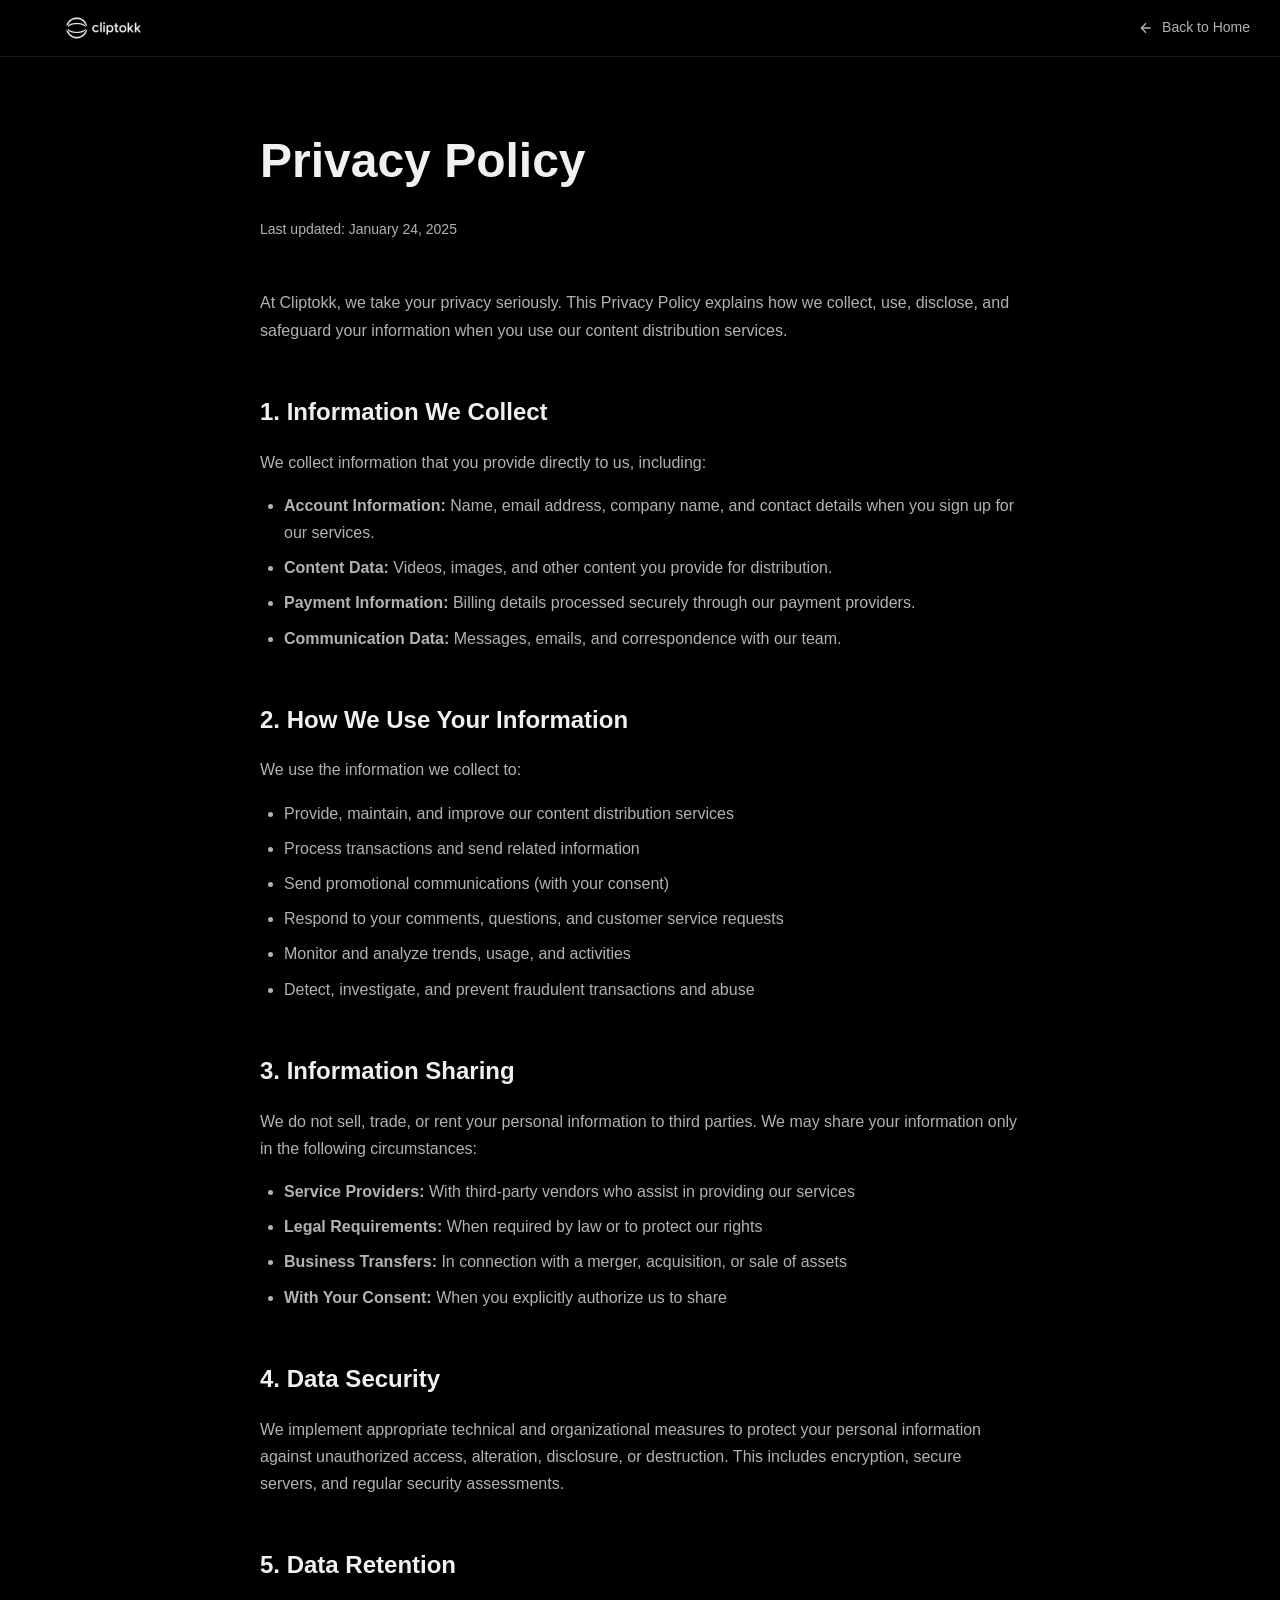
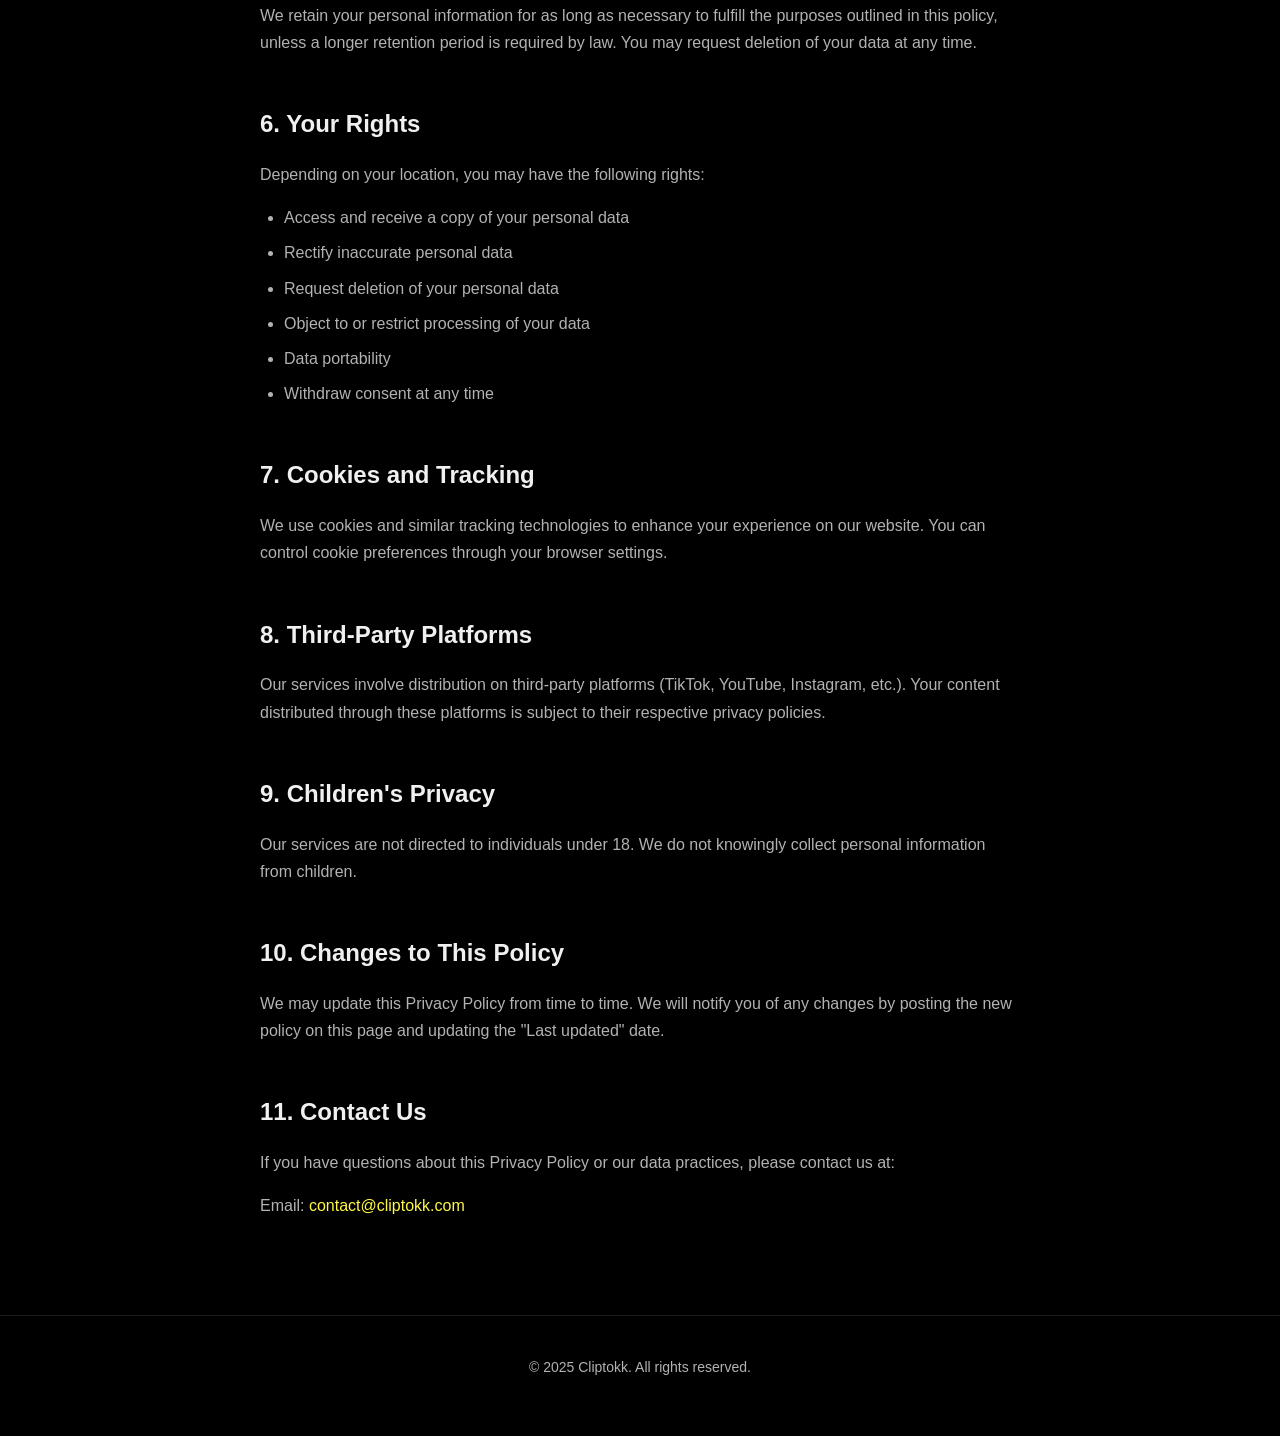
<file: privacy.html>
<!DOCTYPE html>
<html lang="en">
<head>
    <meta charset="UTF-8">
    <meta name="viewport" content="width=device-width, initial-scale=1.0">
    <title>Privacy Policy - Cliptokk</title>
    <meta name="description" content="Cliptokk Privacy Policy - How we collect, use, and protect your data.">

    <!-- Fonts - Geist -->
    <style>
        @font-face {
            font-family: "Geist Light";
            src: url("https://framerusercontent.com/assets/ObHd87mRvO85IHJnsf4G2lQNqbM.woff2");
            font-display: swap;
            font-style: normal;
            font-weight: 300
        }
        @font-face {
            font-family: "Geist Regular";
            src: url("https://framerusercontent.com/assets/fmgcvoo7Pvi75XN7wkBOp5g4i4s.woff2");
            font-display: swap;
            font-style: normal;
            font-weight: 400
        }
        @font-face {
            font-family: "Geist SemiBold";
            src: url("https://framerusercontent.com/assets/AsR3mvOFEzx32e1r910gRJOHeyY.woff2");
            font-display: swap;
            font-style: normal;
            font-weight: 600
        }
        @font-face {
            font-family: "Geist Medium";
            src: url("https://framerusercontent.com/assets/dNqH0c4qjo3RGmYZnJknwKtT0.woff2");
            font-display: swap
        }
    </style>

    <style>
        :root {
            --accent: #FFF846;
            --white: #f0f0f0;
            --gray: #b2b2b2;
            --dark: #000;
            --dark-card: #0f0f0f;
        }

        * {
            margin: 0;
            padding: 0;
            box-sizing: border-box;
        }

        body {
            font-family: "Geist Regular", -apple-system, BlinkMacSystemFont, sans-serif;
            background-color: var(--dark);
            color: var(--white);
            line-height: 1.7;
            -webkit-font-smoothing: antialiased;
        }

        ::-webkit-scrollbar {
            width: 5px;
        }
        ::-webkit-scrollbar-track {
            background: #000;
        }
        ::-webkit-scrollbar-thumb {
            background: var(--accent);
            border-radius: 50px;
        }

        .navbar {
            position: fixed;
            top: 0;
            left: 0;
            right: 0;
            z-index: 100;
            background: #000;
            border-bottom: 1px solid rgba(255, 255, 255, 0.1);
        }

        .nav-container {
            display: flex;
            align-items: center;
            justify-content: space-between;
            max-width: 1260px;
            margin: 0 auto;
            padding: 12px 20px;
        }

        .logo {
            display: flex;
            align-items: center;
            gap: 8px;
            text-decoration: none;
            color: var(--white);
            font-family: "Geist SemiBold", sans-serif;
            font-size: 18px;
        }

        .back-link {
            color: var(--gray);
            text-decoration: none;
            font-size: 14px;
            display: flex;
            align-items: center;
            gap: 8px;
            transition: color 0.3s;
        }

        .back-link:hover {
            color: var(--white);
        }

        .container {
            max-width: 800px;
            margin: 0 auto;
            padding: 120px 20px 80px;
        }

        h1 {
            font-family: "Geist SemiBold", sans-serif;
            font-size: 48px;
            margin-bottom: 16px;
            color: var(--white);
        }

        .last-updated {
            color: var(--gray);
            font-size: 14px;
            margin-bottom: 48px;
        }

        h2 {
            font-family: "Geist SemiBold", sans-serif;
            font-size: 24px;
            margin-top: 48px;
            margin-bottom: 16px;
            color: var(--white);
        }

        p {
            color: var(--gray);
            margin-bottom: 16px;
        }

        ul {
            color: var(--gray);
            margin-left: 24px;
            margin-bottom: 16px;
        }

        li {
            margin-bottom: 8px;
        }

        a {
            color: var(--accent);
            text-decoration: none;
        }

        a:hover {
            text-decoration: underline;
        }

        .footer {
            border-top: 1px solid rgba(255, 255, 255, 0.1);
            padding: 40px 20px;
            text-align: center;
        }

        .footer p {
            color: var(--gray);
            font-size: 14px;
        }
    </style>
</head>
<body>
    <nav class="navbar">
        <div class="nav-container">
            <a href="index.html" class="logo"><img src="images/logo.png" alt="Cliptokk" height="32"></a>
            <a href="index.html" class="back-link">
                <svg width="16" height="16" viewBox="0 0 24 24" fill="none" stroke="currentColor" stroke-width="2">
                    <path d="M19 12H5M12 19l-7-7 7-7"/>
                </svg>
                Back to Home
            </a>
        </div>
    </nav>

    <div class="container">
        <h1>Privacy Policy</h1>
        <p class="last-updated">Last updated: January 24, 2025</p>

        <p>At Cliptokk, we take your privacy seriously. This Privacy Policy explains how we collect, use, disclose, and safeguard your information when you use our content distribution services.</p>

        <h2>1. Information We Collect</h2>
        <p>We collect information that you provide directly to us, including:</p>
        <ul>
            <li><strong>Account Information:</strong> Name, email address, company name, and contact details when you sign up for our services.</li>
            <li><strong>Content Data:</strong> Videos, images, and other content you provide for distribution.</li>
            <li><strong>Payment Information:</strong> Billing details processed securely through our payment providers.</li>
            <li><strong>Communication Data:</strong> Messages, emails, and correspondence with our team.</li>
        </ul>

        <h2>2. How We Use Your Information</h2>
        <p>We use the information we collect to:</p>
        <ul>
            <li>Provide, maintain, and improve our content distribution services</li>
            <li>Process transactions and send related information</li>
            <li>Send promotional communications (with your consent)</li>
            <li>Respond to your comments, questions, and customer service requests</li>
            <li>Monitor and analyze trends, usage, and activities</li>
            <li>Detect, investigate, and prevent fraudulent transactions and abuse</li>
        </ul>

        <h2>3. Information Sharing</h2>
        <p>We do not sell, trade, or rent your personal information to third parties. We may share your information only in the following circumstances:</p>
        <ul>
            <li><strong>Service Providers:</strong> With third-party vendors who assist in providing our services</li>
            <li><strong>Legal Requirements:</strong> When required by law or to protect our rights</li>
            <li><strong>Business Transfers:</strong> In connection with a merger, acquisition, or sale of assets</li>
            <li><strong>With Your Consent:</strong> When you explicitly authorize us to share</li>
        </ul>

        <h2>4. Data Security</h2>
        <p>We implement appropriate technical and organizational measures to protect your personal information against unauthorized access, alteration, disclosure, or destruction. This includes encryption, secure servers, and regular security assessments.</p>

        <h2>5. Data Retention</h2>
        <p>We retain your personal information for as long as necessary to fulfill the purposes outlined in this policy, unless a longer retention period is required by law. You may request deletion of your data at any time.</p>

        <h2>6. Your Rights</h2>
        <p>Depending on your location, you may have the following rights:</p>
        <ul>
            <li>Access and receive a copy of your personal data</li>
            <li>Rectify inaccurate personal data</li>
            <li>Request deletion of your personal data</li>
            <li>Object to or restrict processing of your data</li>
            <li>Data portability</li>
            <li>Withdraw consent at any time</li>
        </ul>

        <h2>7. Cookies and Tracking</h2>
        <p>We use cookies and similar tracking technologies to enhance your experience on our website. You can control cookie preferences through your browser settings.</p>

        <h2>8. Third-Party Platforms</h2>
        <p>Our services involve distribution on third-party platforms (TikTok, YouTube, Instagram, etc.). Your content distributed through these platforms is subject to their respective privacy policies.</p>

        <h2>9. Children's Privacy</h2>
        <p>Our services are not directed to individuals under 18. We do not knowingly collect personal information from children.</p>

        <h2>10. Changes to This Policy</h2>
        <p>We may update this Privacy Policy from time to time. We will notify you of any changes by posting the new policy on this page and updating the "Last updated" date.</p>

        <h2>11. Contact Us</h2>
        <p>If you have questions about this Privacy Policy or our data practices, please contact us at:</p>
        <p>Email: <a href="mailto:contact@cliptokk.com">contact@cliptokk.com</a></p>
    </div>

    <footer class="footer">
        <p>&copy; 2025 Cliptokk. All rights reserved.</p>
    </footer>
</body>
</html>
</file>
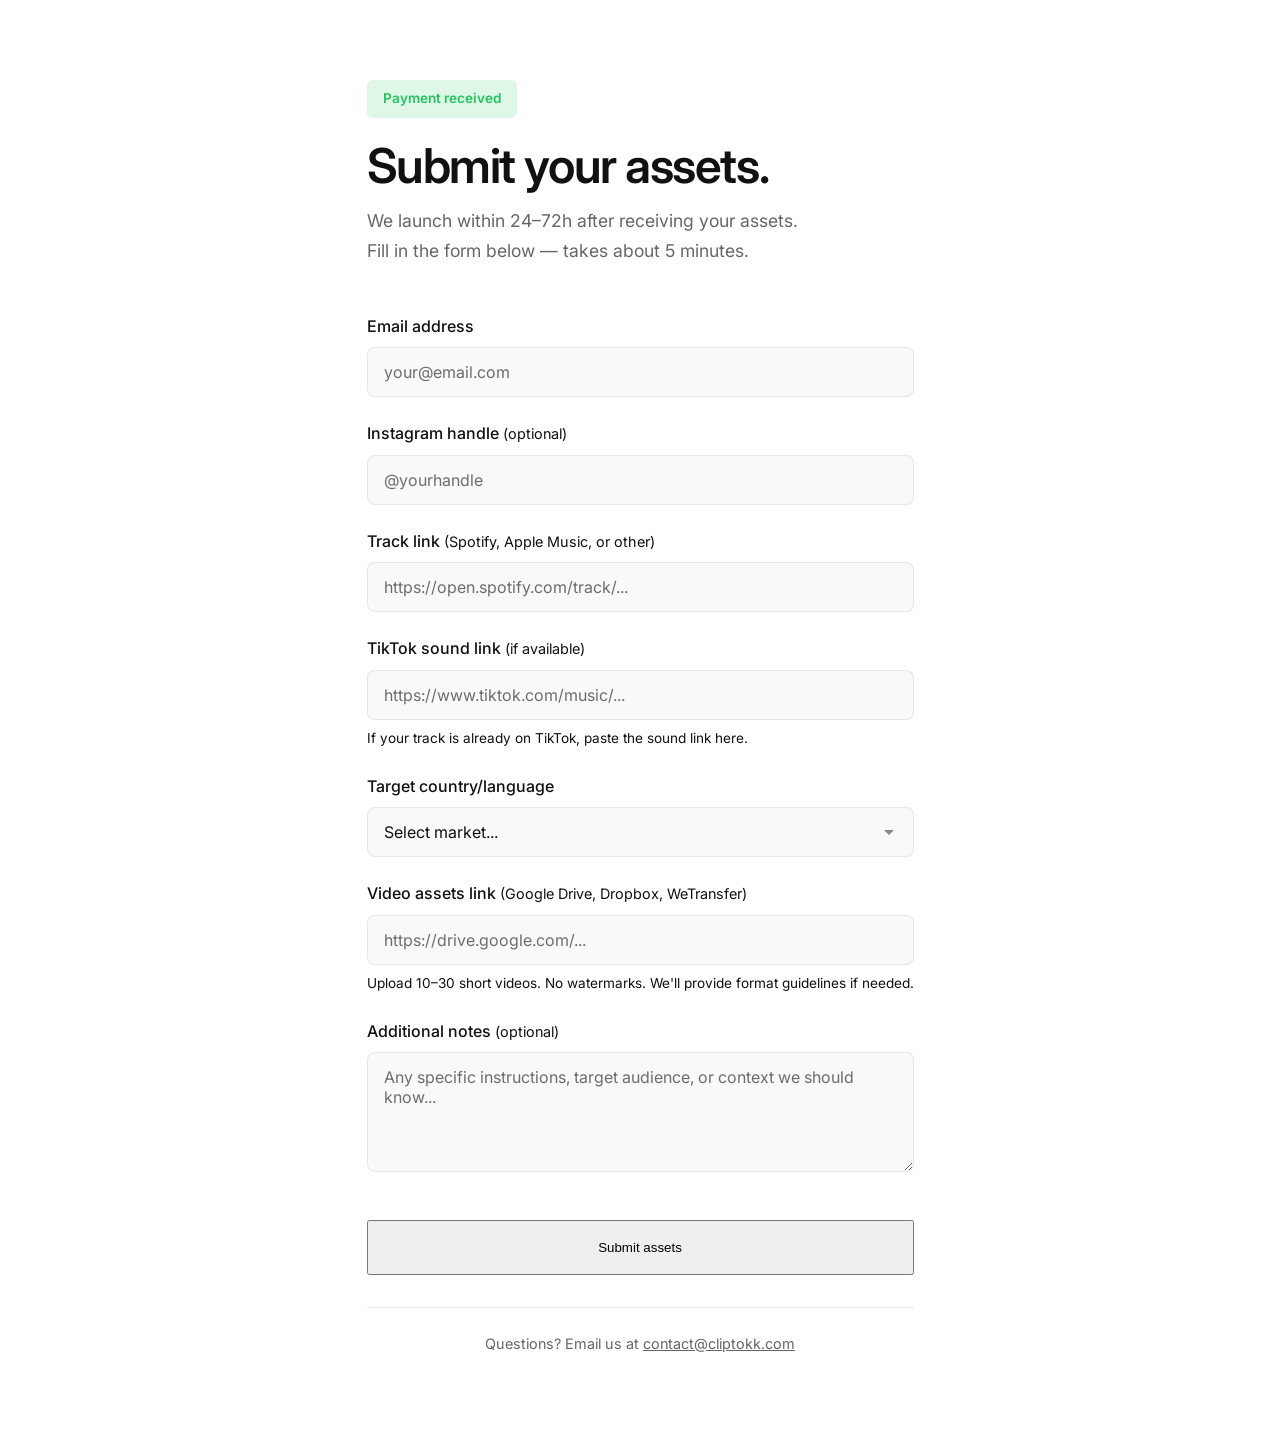
<file: start.html>
<!DOCTYPE html>
<html lang="en">
<head>
    <meta charset="UTF-8">
    <meta name="viewport" content="width=device-width, initial-scale=1.0">
    <title>Submit Your Assets — Cliptokk</title>
    <meta name="description" content="Submit your track assets to launch your campaign.">
    <link rel="stylesheet" href="css/style.css">
    <link rel="preconnect" href="https://fonts.googleapis.com">
    <link rel="preconnect" href="https://fonts.gstatic.com" crossorigin>
    <link href="https://fonts.googleapis.com/css2?family=Inter:wght@400;500;600;700;800&display=swap" rel="stylesheet">
    <style>
        .start-page {
            min-height: 100vh;
            display: flex;
            align-items: center;
            padding: 80px 0;
        }

        .start-content {
            max-width: 600px;
            width: 100%;
        }

        .success-badge {
            display: inline-block;
            background: rgba(34, 197, 94, 0.15);
            color: #22c55e;
            padding: 8px 16px;
            border-radius: 6px;
            font-size: 0.85rem;
            font-weight: 600;
            margin-bottom: 24px;
        }

        .start-page h1 {
            font-size: clamp(2rem, 5vw, 3rem);
            margin-bottom: 16px;
        }

        .start-page .intro {
            font-size: 1.1rem;
            margin-bottom: 48px;
            line-height: 1.7;
        }

        .form-group {
            margin-bottom: 24px;
        }

        .form-group label {
            display: block;
            font-weight: 500;
            margin-bottom: 8px;
            color: var(--text);
        }

        .form-group label span {
            color: var(--text-muted);
            font-weight: 400;
            font-size: 0.9rem;
        }

        .form-group input,
        .form-group textarea,
        .form-group select {
            width: 100%;
            padding: 14px 16px;
            background: var(--bg-card);
            border: 1px solid var(--border);
            border-radius: 8px;
            color: var(--text);
            font-size: 1rem;
            font-family: inherit;
            transition: border-color 0.2s ease;
        }

        .form-group input:focus,
        .form-group textarea:focus,
        .form-group select:focus {
            outline: none;
            border-color: var(--text);
        }

        .form-group input::placeholder,
        .form-group textarea::placeholder {
            color: var(--text-muted);
            opacity: 0.6;
        }

        .form-group textarea {
            min-height: 120px;
            resize: vertical;
        }

        .form-group select {
            cursor: pointer;
            appearance: none;
            background-image: url("data:image/svg+xml,%3Csvg xmlns='http://www.w3.org/2000/svg' width='16' height='16' fill='%23888' viewBox='0 0 16 16'%3E%3Cpath d='M8 11L3 6h10l-5 5z'/%3E%3C/svg%3E");
            background-repeat: no-repeat;
            background-position: right 16px center;
        }

        .form-group select option {
            background: var(--bg);
            color: var(--text);
        }

        .form-note {
            font-size: 0.85rem;
            color: var(--text-muted);
            margin-top: 8px;
        }

        .submit-btn {
            width: 100%;
            padding: 18px 32px;
            margin-top: 16px;
        }

        .form-footer {
            margin-top: 32px;
            padding-top: 24px;
            border-top: 1px solid var(--border);
        }

        .form-footer p {
            font-size: 0.9rem;
            text-align: center;
        }

        .form-footer a {
            color: var(--text);
        }
    </style>
</head>
<body>

    <section class="start-page">
        <div class="container">
            <div class="start-content">
                <span class="success-badge">Payment received</span>
                <h1>Submit your assets.</h1>
                <p class="intro">
                    We launch within 24–72h after receiving your assets.<br>
                    Fill in the form below — takes about 5 minutes.
                </p>

                <form id="asset-form" action="https://formspree.io/f/YOUR_FORM_ID" method="POST">

                    <input type="hidden" name="order_id" id="order_id" value="">

                    <div class="form-group">
                        <label>Email address</label>
                        <input type="email" name="email" required placeholder="your@email.com">
                    </div>

                    <div class="form-group">
                        <label>Instagram handle <span>(optional)</span></label>
                        <input type="text" name="instagram" placeholder="@yourhandle">
                    </div>

                    <div class="form-group">
                        <label>Track link <span>(Spotify, Apple Music, or other)</span></label>
                        <input type="url" name="track_link" required placeholder="https://open.spotify.com/track/...">
                    </div>

                    <div class="form-group">
                        <label>TikTok sound link <span>(if available)</span></label>
                        <input type="url" name="tiktok_sound" placeholder="https://www.tiktok.com/music/...">
                        <p class="form-note">If your track is already on TikTok, paste the sound link here.</p>
                    </div>

                    <div class="form-group">
                        <label>Target country/language</label>
                        <select name="target_market" required>
                            <option value="">Select market...</option>
                            <option value="US - English">US - English</option>
                            <option value="UK - English">UK - English</option>
                            <option value="France - French">France - French</option>
                            <option value="Germany - German">Germany - German</option>
                            <option value="Spain - Spanish">Spain - Spanish</option>
                            <option value="LATAM - Spanish">LATAM - Spanish</option>
                            <option value="Brazil - Portuguese">Brazil - Portuguese</option>
                            <option value="Italy - Italian">Italy - Italian</option>
                            <option value="Global - English">Global - English</option>
                            <option value="Other">Other (specify in notes)</option>
                        </select>
                    </div>

                    <div class="form-group">
                        <label>Video assets link <span>(Google Drive, Dropbox, WeTransfer)</span></label>
                        <input type="url" name="video_assets" required placeholder="https://drive.google.com/...">
                        <p class="form-note">Upload 10–30 short videos. No watermarks. We'll provide format guidelines if needed.</p>
                    </div>

                    <div class="form-group">
                        <label>Additional notes <span>(optional)</span></label>
                        <textarea name="notes" placeholder="Any specific instructions, target audience, or context we should know..."></textarea>
                    </div>

                    <button type="submit" class="cta-btn submit-btn">Submit assets</button>
                </form>

                <div class="form-footer">
                    <p>Questions? Email us at <a href="mailto:contact@cliptokk.com">contact@cliptokk.com</a></p>
                </div>
            </div>
        </div>
    </section>

    <script>
        // Get order_id from URL params
        const urlParams = new URLSearchParams(window.location.search);
        const orderId = urlParams.get('order_id') || urlParams.get('session_id');
        if (orderId) {
            document.getElementById('order_id').value = orderId;
        }

        // Form submission handling
        document.getElementById('asset-form').addEventListener('submit', function(e) {
            const btn = this.querySelector('.submit-btn');
            btn.textContent = 'Submitting...';
            btn.disabled = true;
        });
    </script>
</body>
</html>
</file>
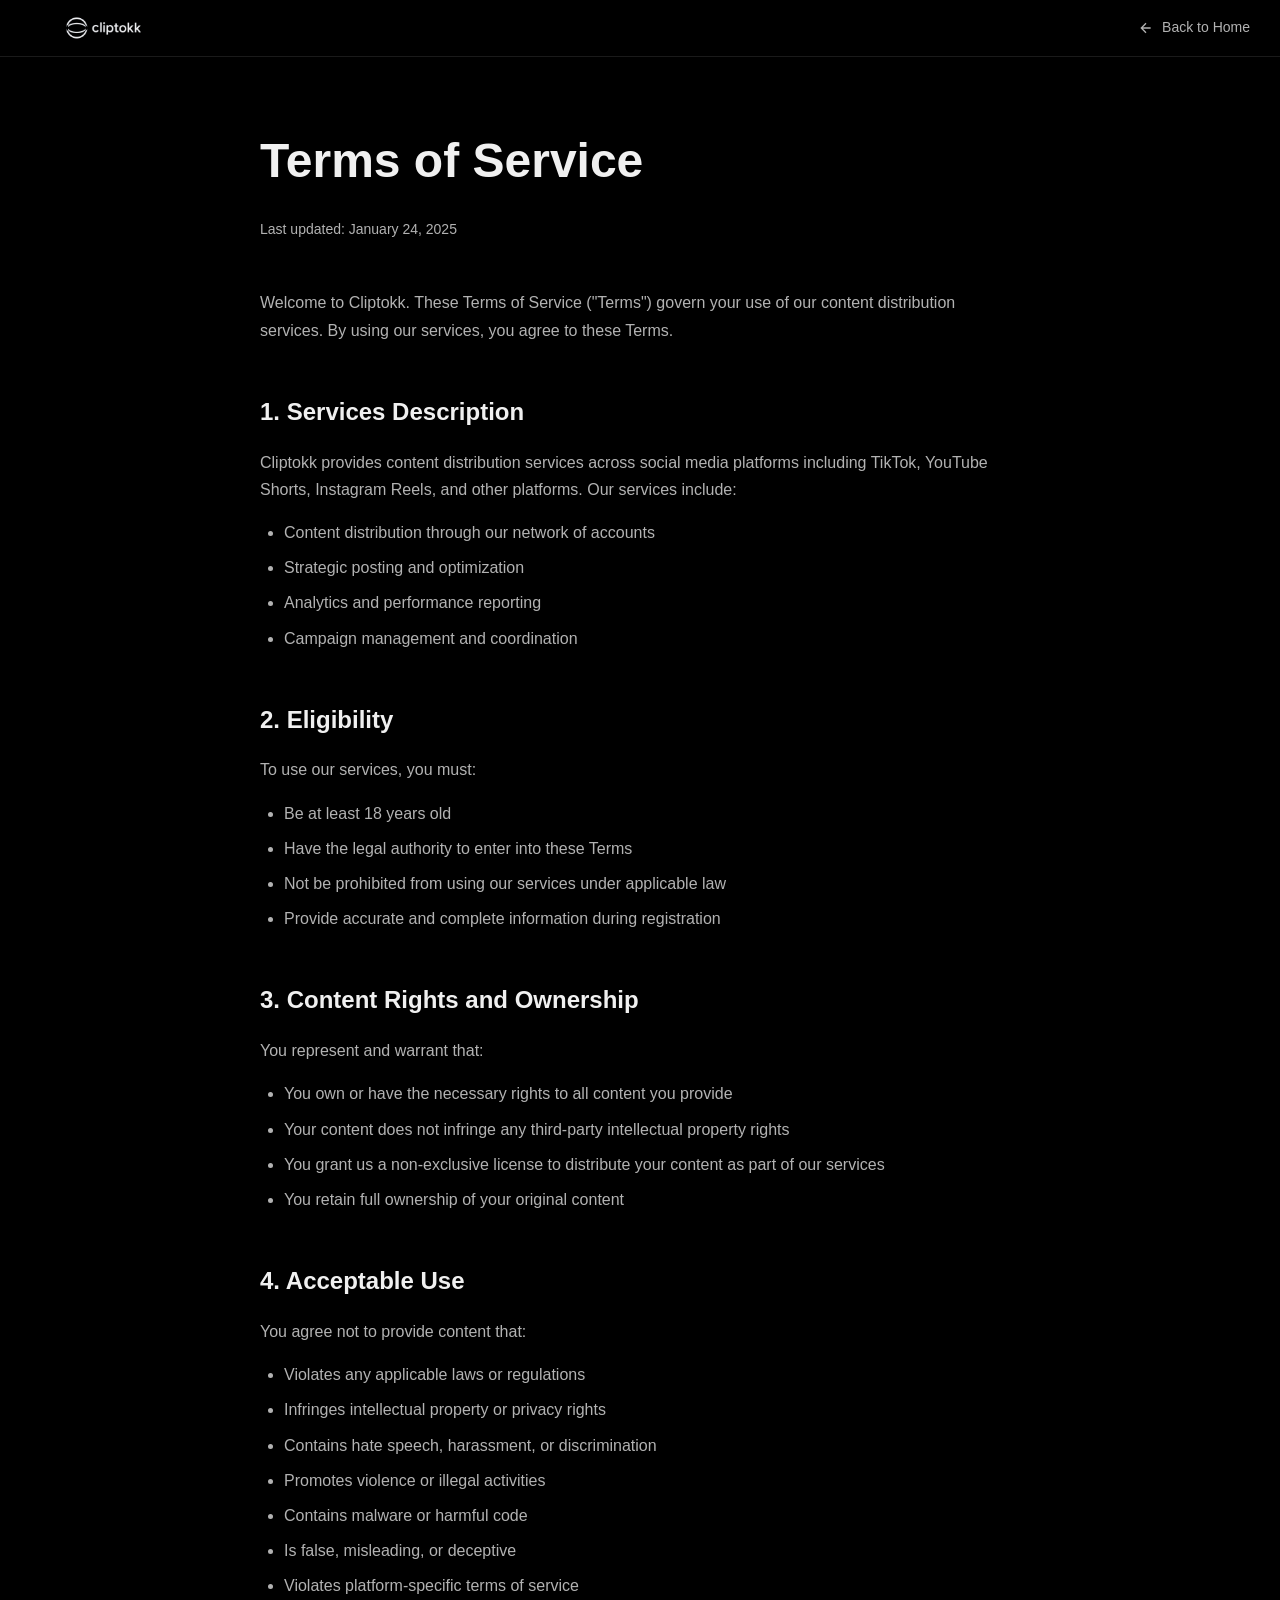
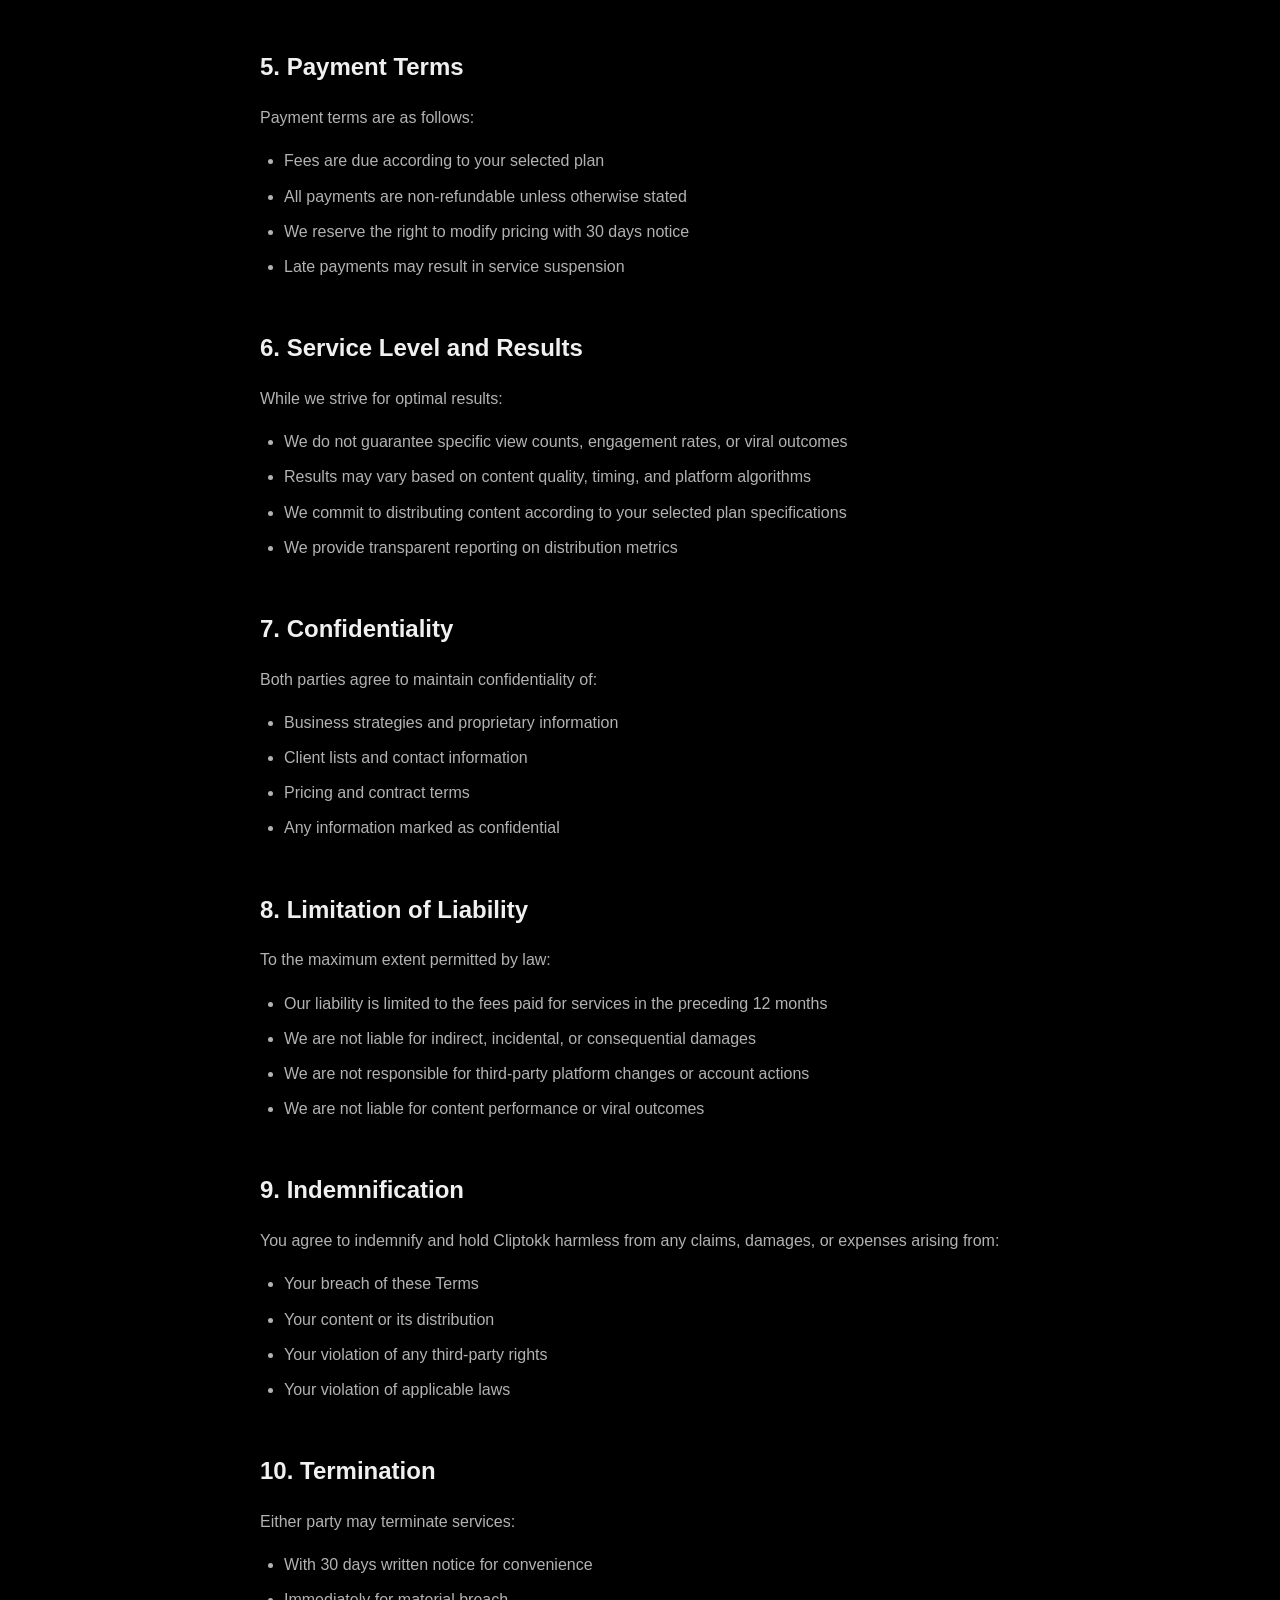
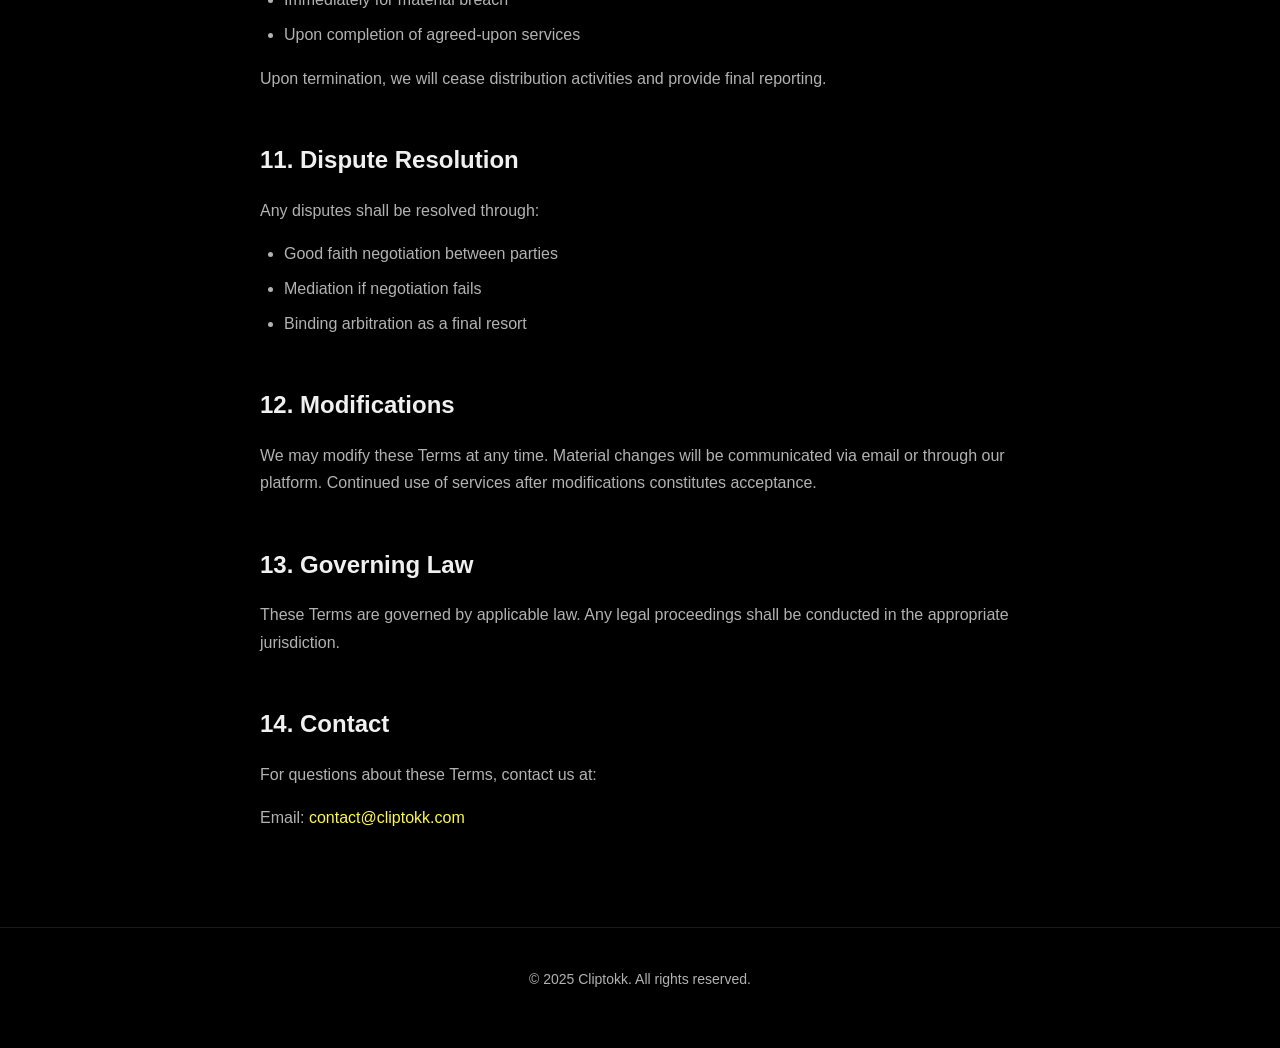
<file: terms.html>
<!DOCTYPE html>
<html lang="en">
<head>
    <meta charset="UTF-8">
    <meta name="viewport" content="width=device-width, initial-scale=1.0">
    <title>Terms of Service - Cliptokk</title>
    <meta name="description" content="Cliptokk Terms of Service - Terms and conditions for using our content distribution services.">

    <!-- Fonts - Geist -->
    <style>
        @font-face {
            font-family: "Geist Light";
            src: url("https://framerusercontent.com/assets/ObHd87mRvO85IHJnsf4G2lQNqbM.woff2");
            font-display: swap;
            font-style: normal;
            font-weight: 300
        }
        @font-face {
            font-family: "Geist Regular";
            src: url("https://framerusercontent.com/assets/fmgcvoo7Pvi75XN7wkBOp5g4i4s.woff2");
            font-display: swap;
            font-style: normal;
            font-weight: 400
        }
        @font-face {
            font-family: "Geist SemiBold";
            src: url("https://framerusercontent.com/assets/AsR3mvOFEzx32e1r910gRJOHeyY.woff2");
            font-display: swap;
            font-style: normal;
            font-weight: 600
        }
        @font-face {
            font-family: "Geist Medium";
            src: url("https://framerusercontent.com/assets/dNqH0c4qjo3RGmYZnJknwKtT0.woff2");
            font-display: swap
        }
    </style>

    <style>
        :root {
            --accent: #FFF846;
            --white: #f0f0f0;
            --gray: #b2b2b2;
            --dark: #000;
            --dark-card: #0f0f0f;
        }

        * {
            margin: 0;
            padding: 0;
            box-sizing: border-box;
        }

        body {
            font-family: "Geist Regular", -apple-system, BlinkMacSystemFont, sans-serif;
            background-color: var(--dark);
            color: var(--white);
            line-height: 1.7;
            -webkit-font-smoothing: antialiased;
        }

        ::-webkit-scrollbar {
            width: 5px;
        }
        ::-webkit-scrollbar-track {
            background: #000;
        }
        ::-webkit-scrollbar-thumb {
            background: var(--accent);
            border-radius: 50px;
        }

        .navbar {
            position: fixed;
            top: 0;
            left: 0;
            right: 0;
            z-index: 100;
            background: #000;
            border-bottom: 1px solid rgba(255, 255, 255, 0.1);
        }

        .nav-container {
            display: flex;
            align-items: center;
            justify-content: space-between;
            max-width: 1260px;
            margin: 0 auto;
            padding: 12px 20px;
        }

        .logo {
            display: flex;
            align-items: center;
            gap: 8px;
            text-decoration: none;
            color: var(--white);
            font-family: "Geist SemiBold", sans-serif;
            font-size: 18px;
        }

        .back-link {
            color: var(--gray);
            text-decoration: none;
            font-size: 14px;
            display: flex;
            align-items: center;
            gap: 8px;
            transition: color 0.3s;
        }

        .back-link:hover {
            color: var(--white);
        }

        .container {
            max-width: 800px;
            margin: 0 auto;
            padding: 120px 20px 80px;
        }

        h1 {
            font-family: "Geist SemiBold", sans-serif;
            font-size: 48px;
            margin-bottom: 16px;
            color: var(--white);
        }

        .last-updated {
            color: var(--gray);
            font-size: 14px;
            margin-bottom: 48px;
        }

        h2 {
            font-family: "Geist SemiBold", sans-serif;
            font-size: 24px;
            margin-top: 48px;
            margin-bottom: 16px;
            color: var(--white);
        }

        p {
            color: var(--gray);
            margin-bottom: 16px;
        }

        ul {
            color: var(--gray);
            margin-left: 24px;
            margin-bottom: 16px;
        }

        li {
            margin-bottom: 8px;
        }

        a {
            color: var(--accent);
            text-decoration: none;
        }

        a:hover {
            text-decoration: underline;
        }

        .footer {
            border-top: 1px solid rgba(255, 255, 255, 0.1);
            padding: 40px 20px;
            text-align: center;
        }

        .footer p {
            color: var(--gray);
            font-size: 14px;
        }
    </style>
</head>
<body>
    <nav class="navbar">
        <div class="nav-container">
            <a href="index.html" class="logo"><img src="images/logo.png" alt="Cliptokk" height="32"></a>
            <a href="index.html" class="back-link">
                <svg width="16" height="16" viewBox="0 0 24 24" fill="none" stroke="currentColor" stroke-width="2">
                    <path d="M19 12H5M12 19l-7-7 7-7"/>
                </svg>
                Back to Home
            </a>
        </div>
    </nav>

    <div class="container">
        <h1>Terms of Service</h1>
        <p class="last-updated">Last updated: January 24, 2025</p>

        <p>Welcome to Cliptokk. These Terms of Service ("Terms") govern your use of our content distribution services. By using our services, you agree to these Terms.</p>

        <h2>1. Services Description</h2>
        <p>Cliptokk provides content distribution services across social media platforms including TikTok, YouTube Shorts, Instagram Reels, and other platforms. Our services include:</p>
        <ul>
            <li>Content distribution through our network of accounts</li>
            <li>Strategic posting and optimization</li>
            <li>Analytics and performance reporting</li>
            <li>Campaign management and coordination</li>
        </ul>

        <h2>2. Eligibility</h2>
        <p>To use our services, you must:</p>
        <ul>
            <li>Be at least 18 years old</li>
            <li>Have the legal authority to enter into these Terms</li>
            <li>Not be prohibited from using our services under applicable law</li>
            <li>Provide accurate and complete information during registration</li>
        </ul>

        <h2>3. Content Rights and Ownership</h2>
        <p>You represent and warrant that:</p>
        <ul>
            <li>You own or have the necessary rights to all content you provide</li>
            <li>Your content does not infringe any third-party intellectual property rights</li>
            <li>You grant us a non-exclusive license to distribute your content as part of our services</li>
            <li>You retain full ownership of your original content</li>
        </ul>

        <h2>4. Acceptable Use</h2>
        <p>You agree not to provide content that:</p>
        <ul>
            <li>Violates any applicable laws or regulations</li>
            <li>Infringes intellectual property or privacy rights</li>
            <li>Contains hate speech, harassment, or discrimination</li>
            <li>Promotes violence or illegal activities</li>
            <li>Contains malware or harmful code</li>
            <li>Is false, misleading, or deceptive</li>
            <li>Violates platform-specific terms of service</li>
        </ul>

        <h2>5. Payment Terms</h2>
        <p>Payment terms are as follows:</p>
        <ul>
            <li>Fees are due according to your selected plan</li>
            <li>All payments are non-refundable unless otherwise stated</li>
            <li>We reserve the right to modify pricing with 30 days notice</li>
            <li>Late payments may result in service suspension</li>
        </ul>

        <h2>6. Service Level and Results</h2>
        <p>While we strive for optimal results:</p>
        <ul>
            <li>We do not guarantee specific view counts, engagement rates, or viral outcomes</li>
            <li>Results may vary based on content quality, timing, and platform algorithms</li>
            <li>We commit to distributing content according to your selected plan specifications</li>
            <li>We provide transparent reporting on distribution metrics</li>
        </ul>

        <h2>7. Confidentiality</h2>
        <p>Both parties agree to maintain confidentiality of:</p>
        <ul>
            <li>Business strategies and proprietary information</li>
            <li>Client lists and contact information</li>
            <li>Pricing and contract terms</li>
            <li>Any information marked as confidential</li>
        </ul>

        <h2>8. Limitation of Liability</h2>
        <p>To the maximum extent permitted by law:</p>
        <ul>
            <li>Our liability is limited to the fees paid for services in the preceding 12 months</li>
            <li>We are not liable for indirect, incidental, or consequential damages</li>
            <li>We are not responsible for third-party platform changes or account actions</li>
            <li>We are not liable for content performance or viral outcomes</li>
        </ul>

        <h2>9. Indemnification</h2>
        <p>You agree to indemnify and hold Cliptokk harmless from any claims, damages, or expenses arising from:</p>
        <ul>
            <li>Your breach of these Terms</li>
            <li>Your content or its distribution</li>
            <li>Your violation of any third-party rights</li>
            <li>Your violation of applicable laws</li>
        </ul>

        <h2>10. Termination</h2>
        <p>Either party may terminate services:</p>
        <ul>
            <li>With 30 days written notice for convenience</li>
            <li>Immediately for material breach</li>
            <li>Upon completion of agreed-upon services</li>
        </ul>
        <p>Upon termination, we will cease distribution activities and provide final reporting.</p>

        <h2>11. Dispute Resolution</h2>
        <p>Any disputes shall be resolved through:</p>
        <ul>
            <li>Good faith negotiation between parties</li>
            <li>Mediation if negotiation fails</li>
            <li>Binding arbitration as a final resort</li>
        </ul>

        <h2>12. Modifications</h2>
        <p>We may modify these Terms at any time. Material changes will be communicated via email or through our platform. Continued use of services after modifications constitutes acceptance.</p>

        <h2>13. Governing Law</h2>
        <p>These Terms are governed by applicable law. Any legal proceedings shall be conducted in the appropriate jurisdiction.</p>

        <h2>14. Contact</h2>
        <p>For questions about these Terms, contact us at:</p>
        <p>Email: <a href="mailto:contact@cliptokk.com">contact@cliptokk.com</a></p>
    </div>

    <footer class="footer">
        <p>&copy; 2025 Cliptokk. All rights reserved.</p>
    </footer>
</body>
</html>
</file>
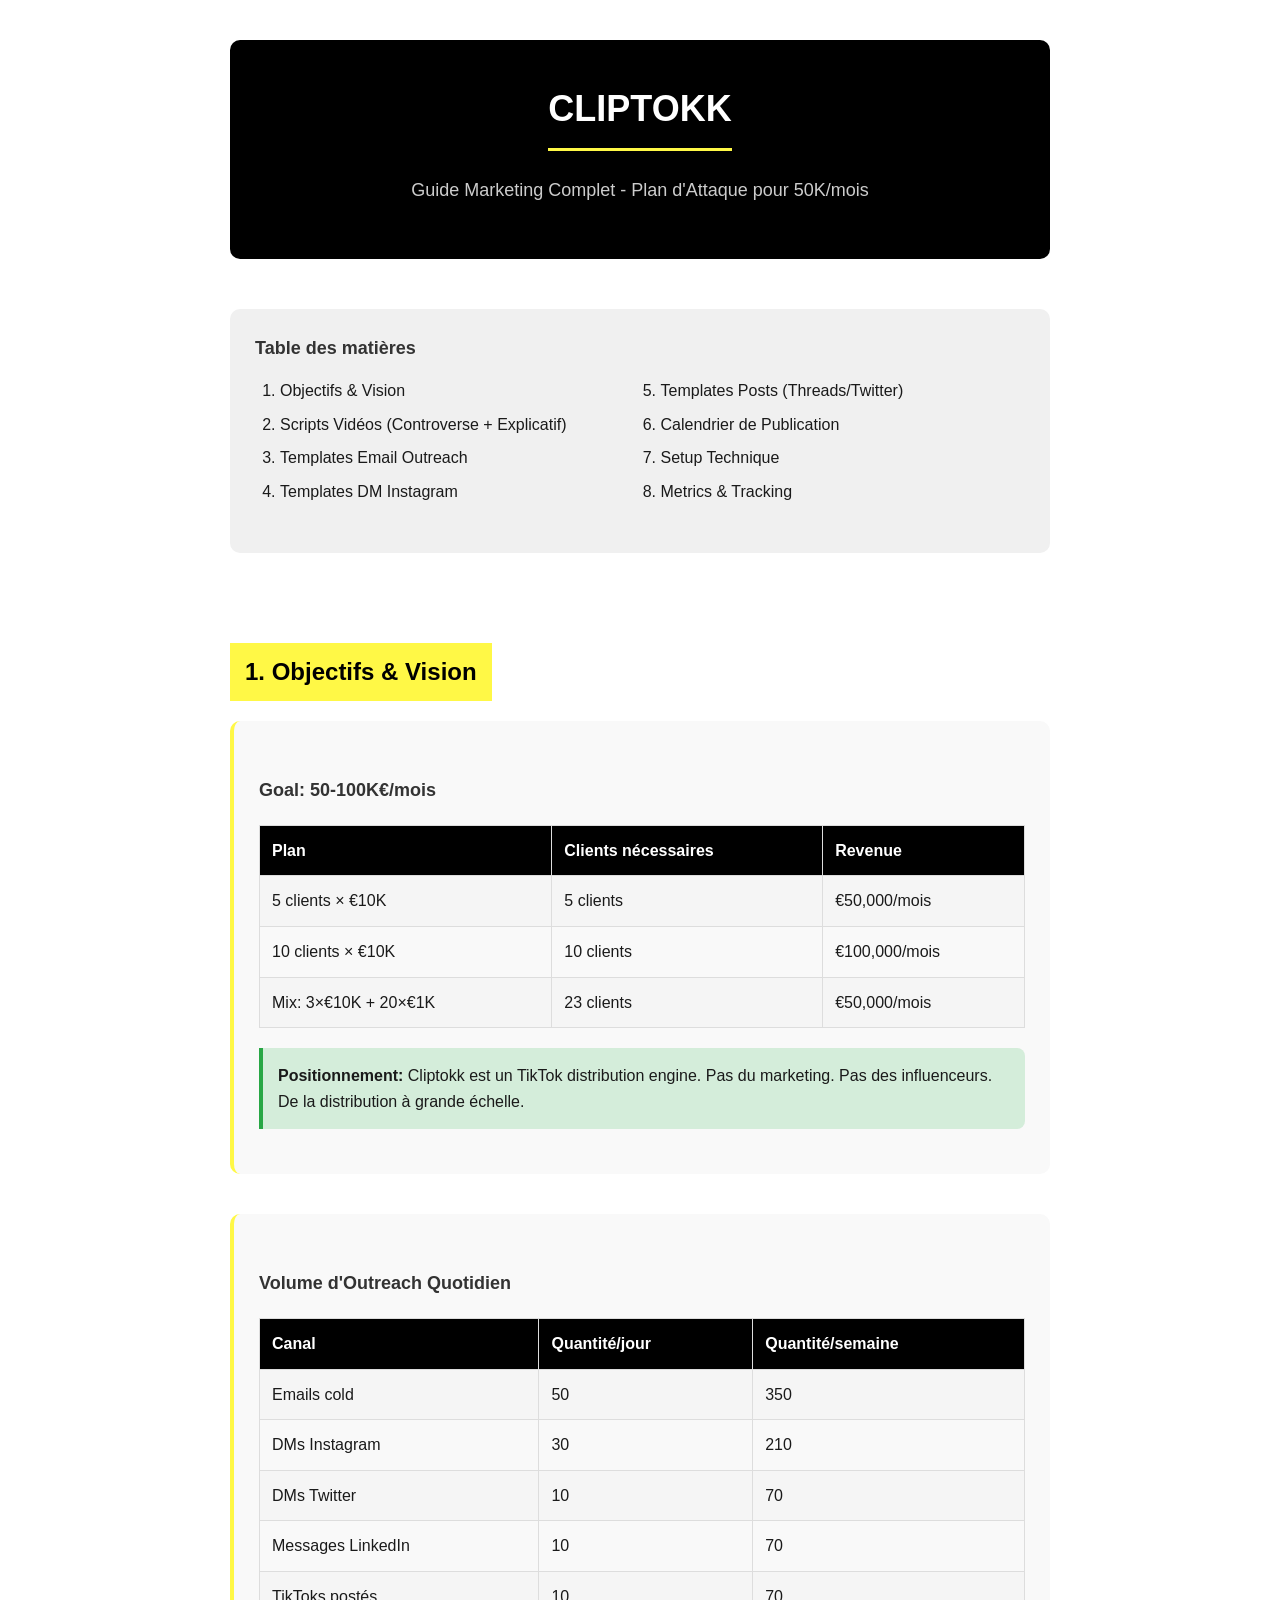
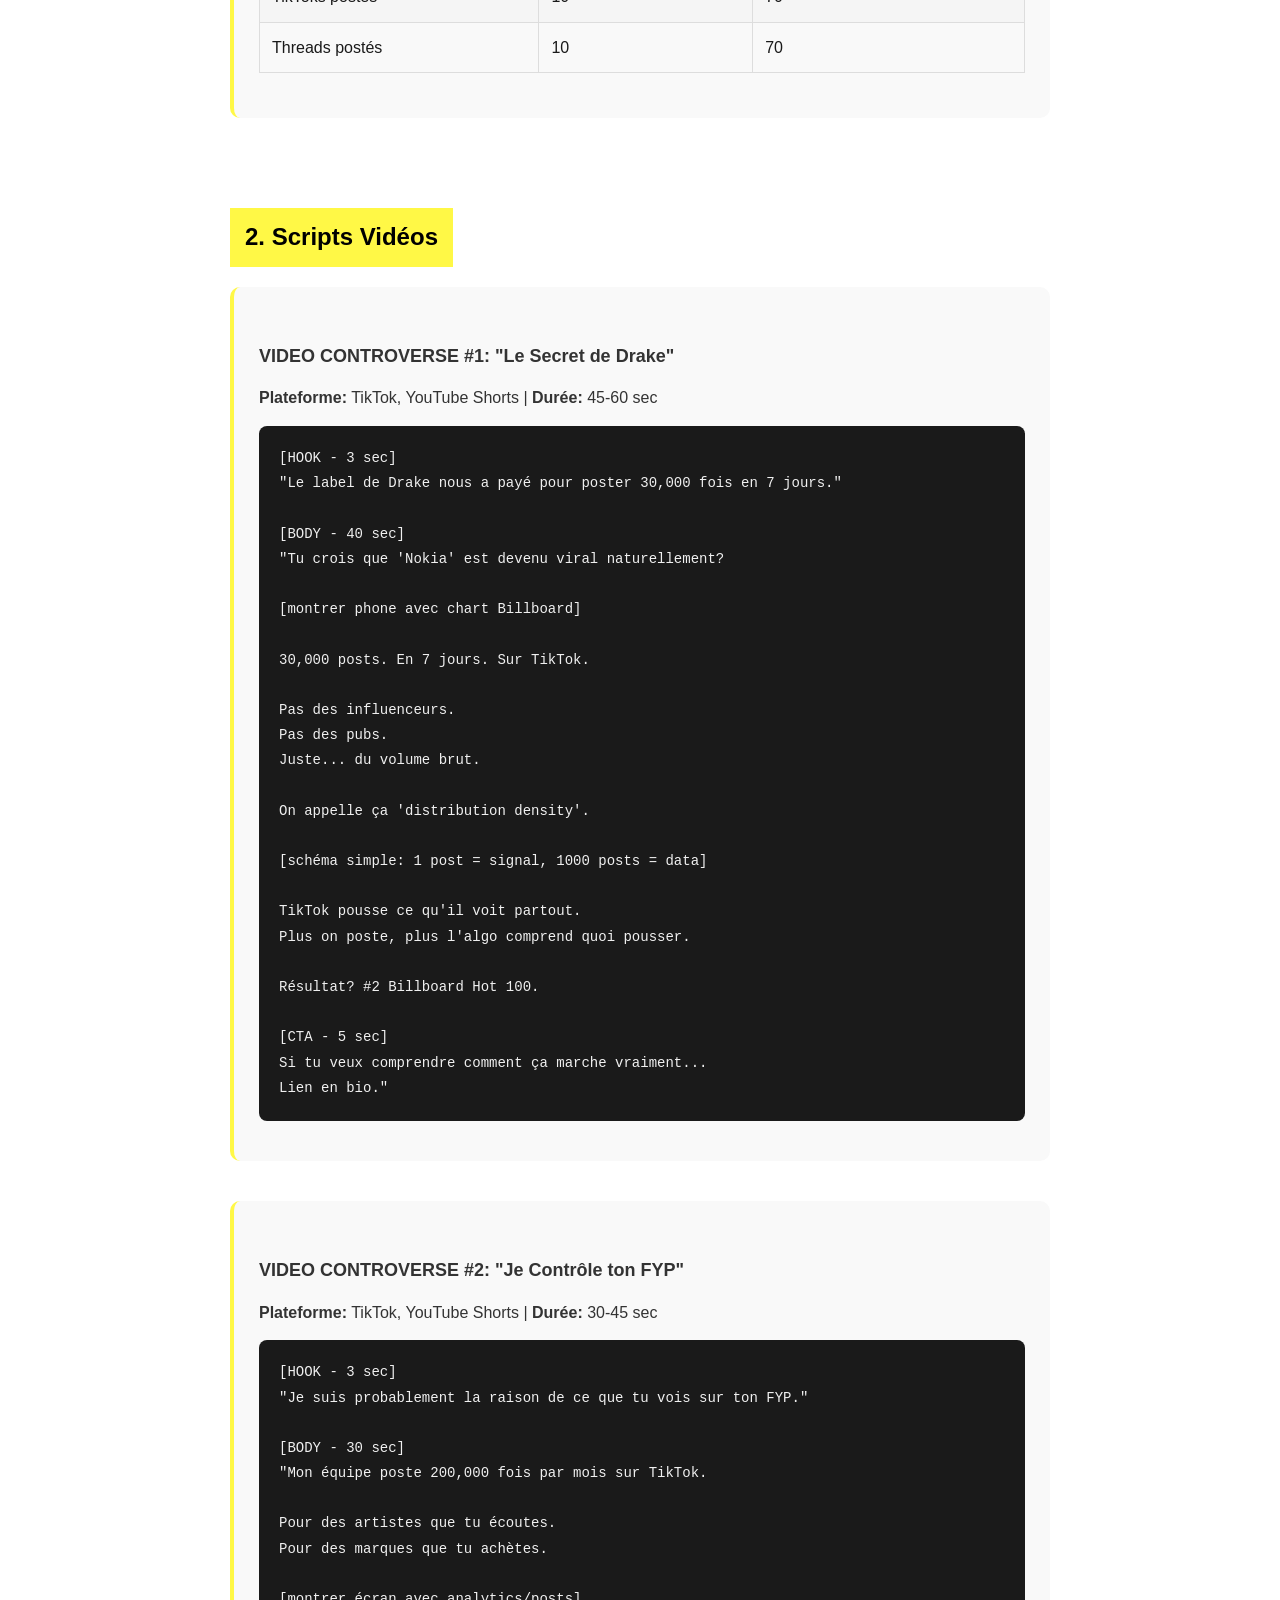
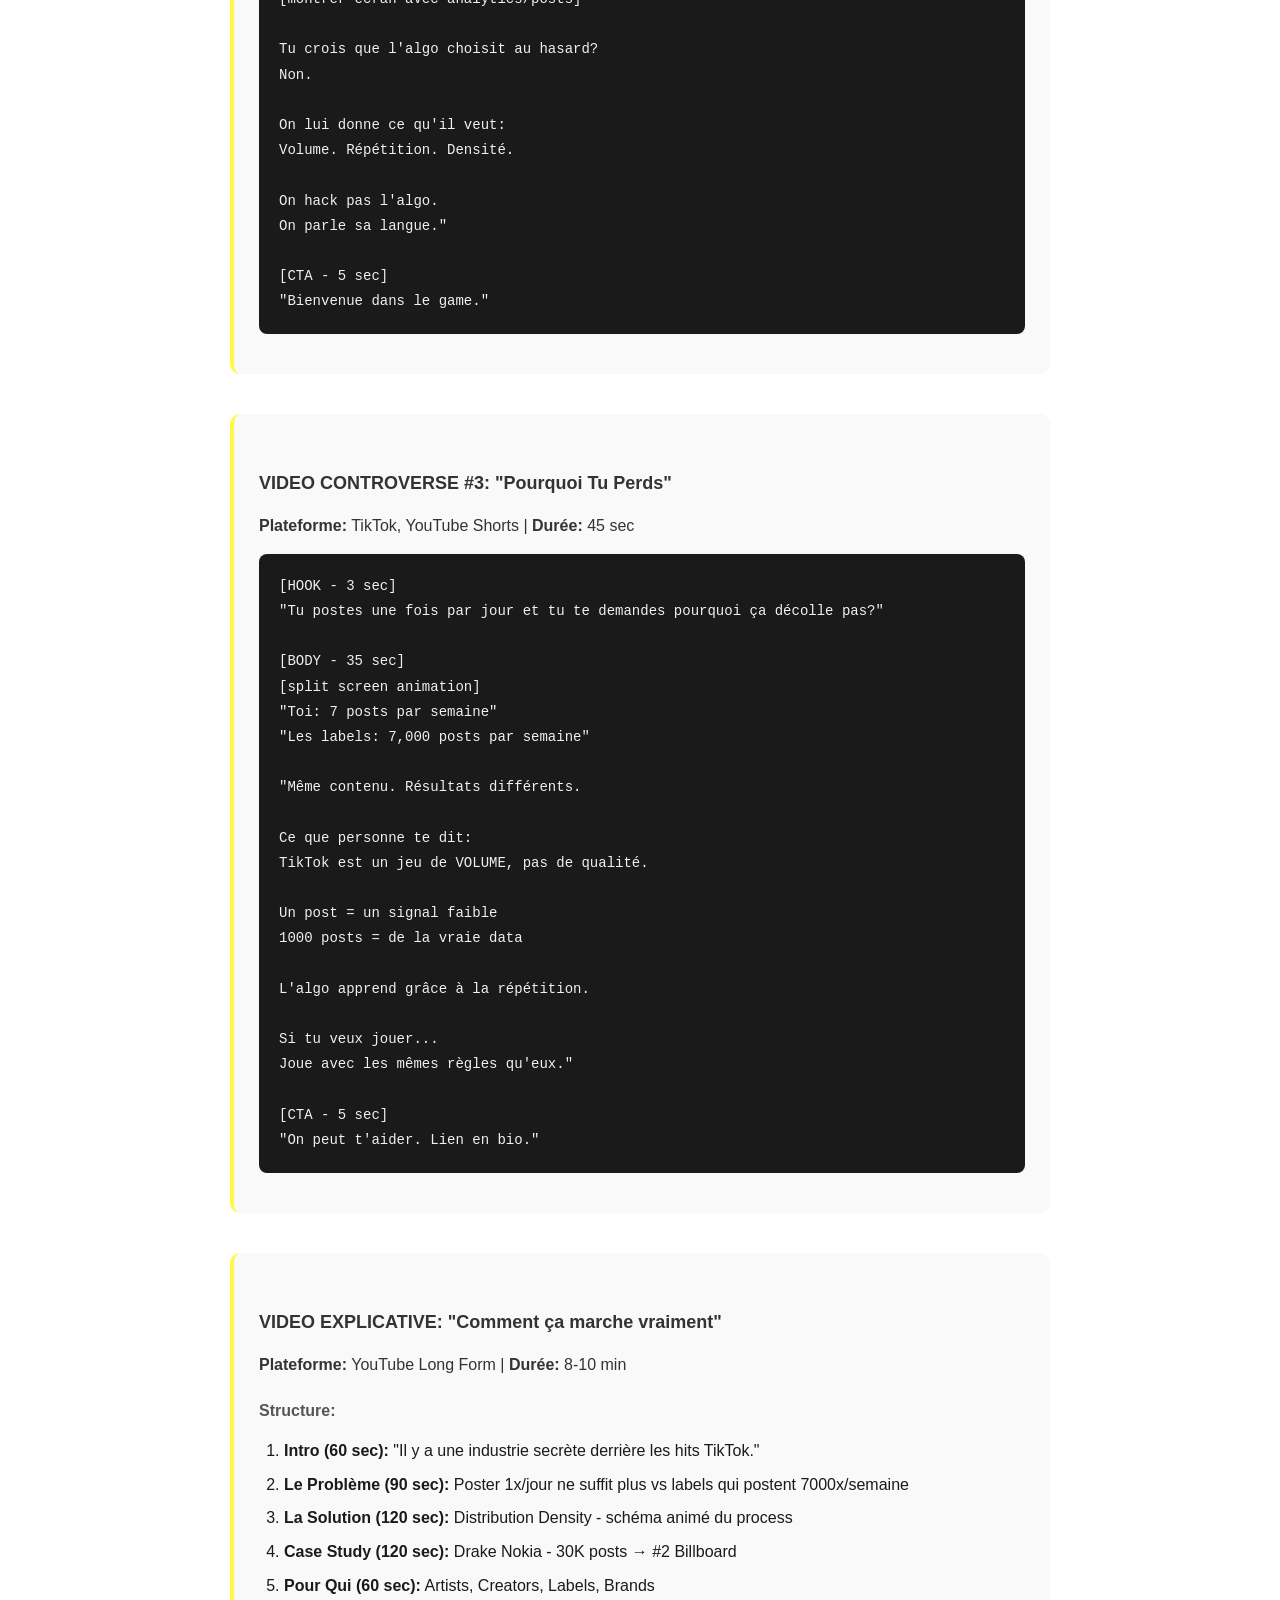
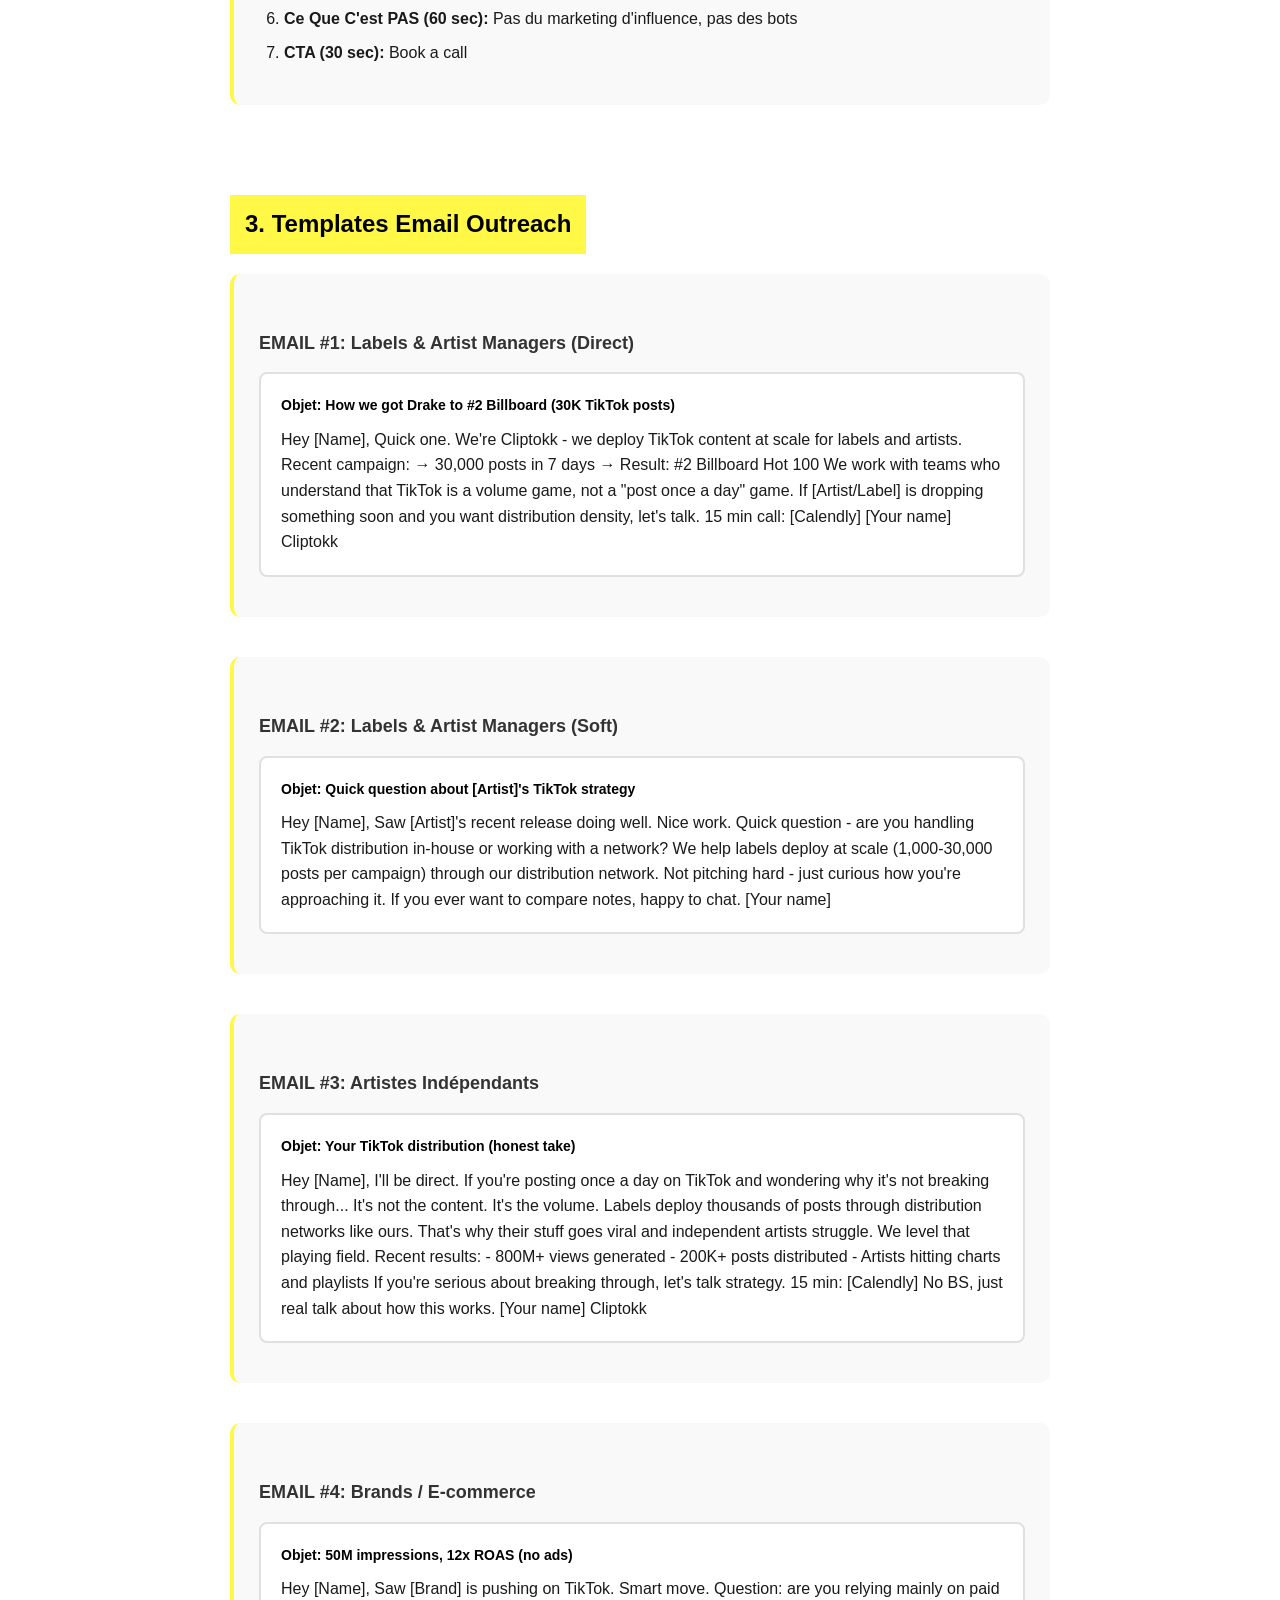
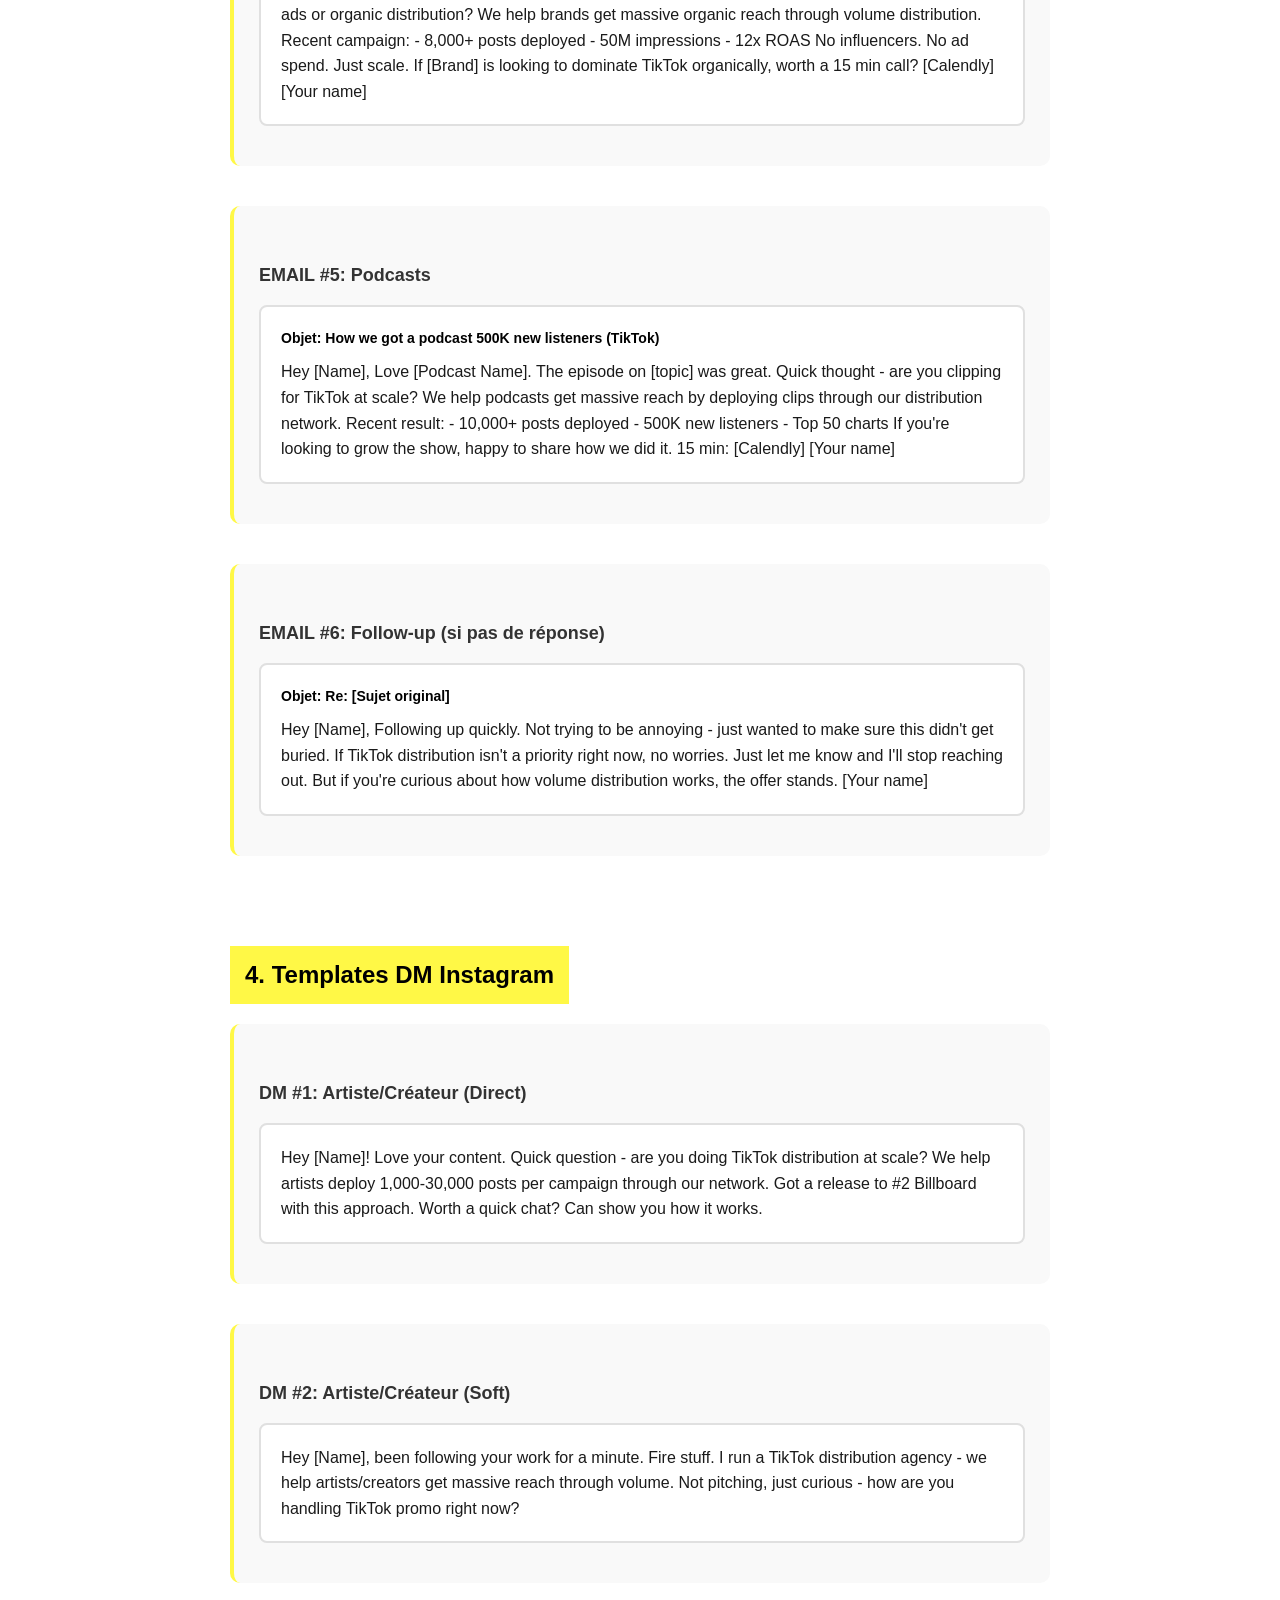
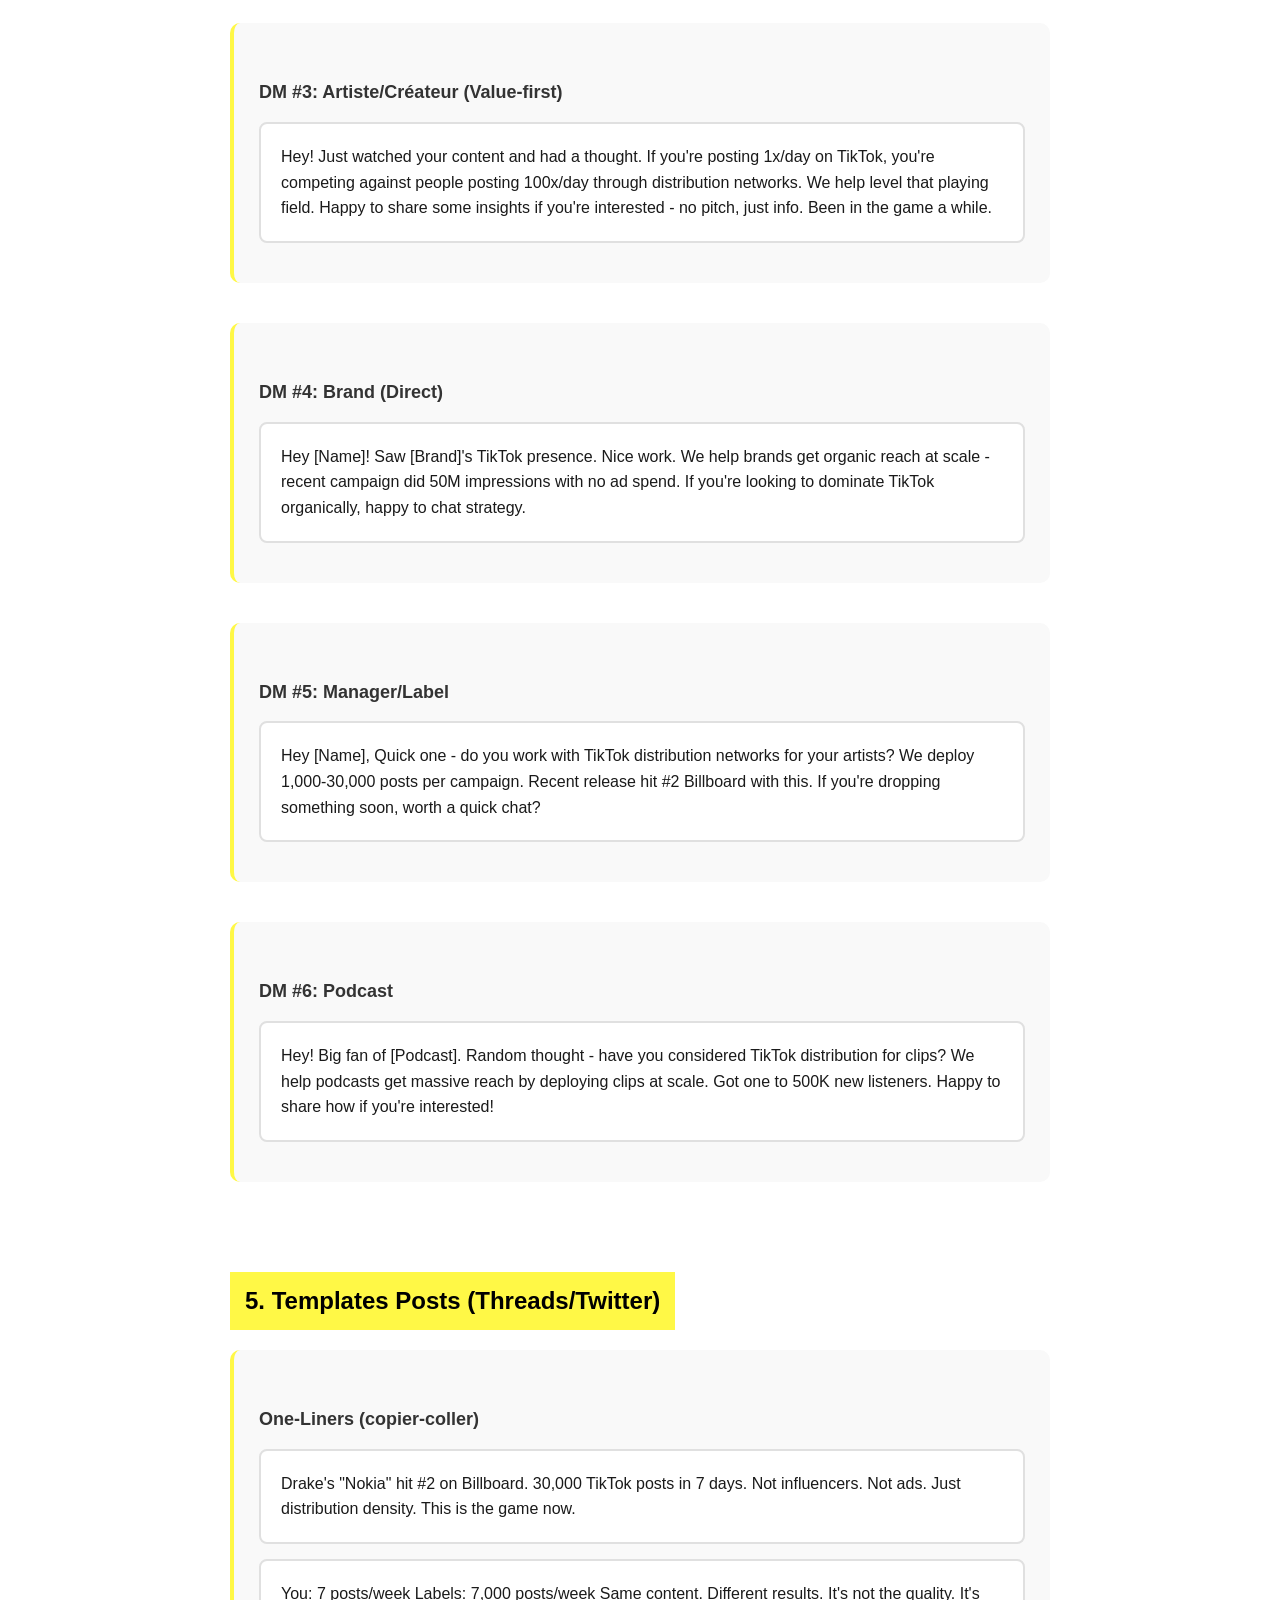
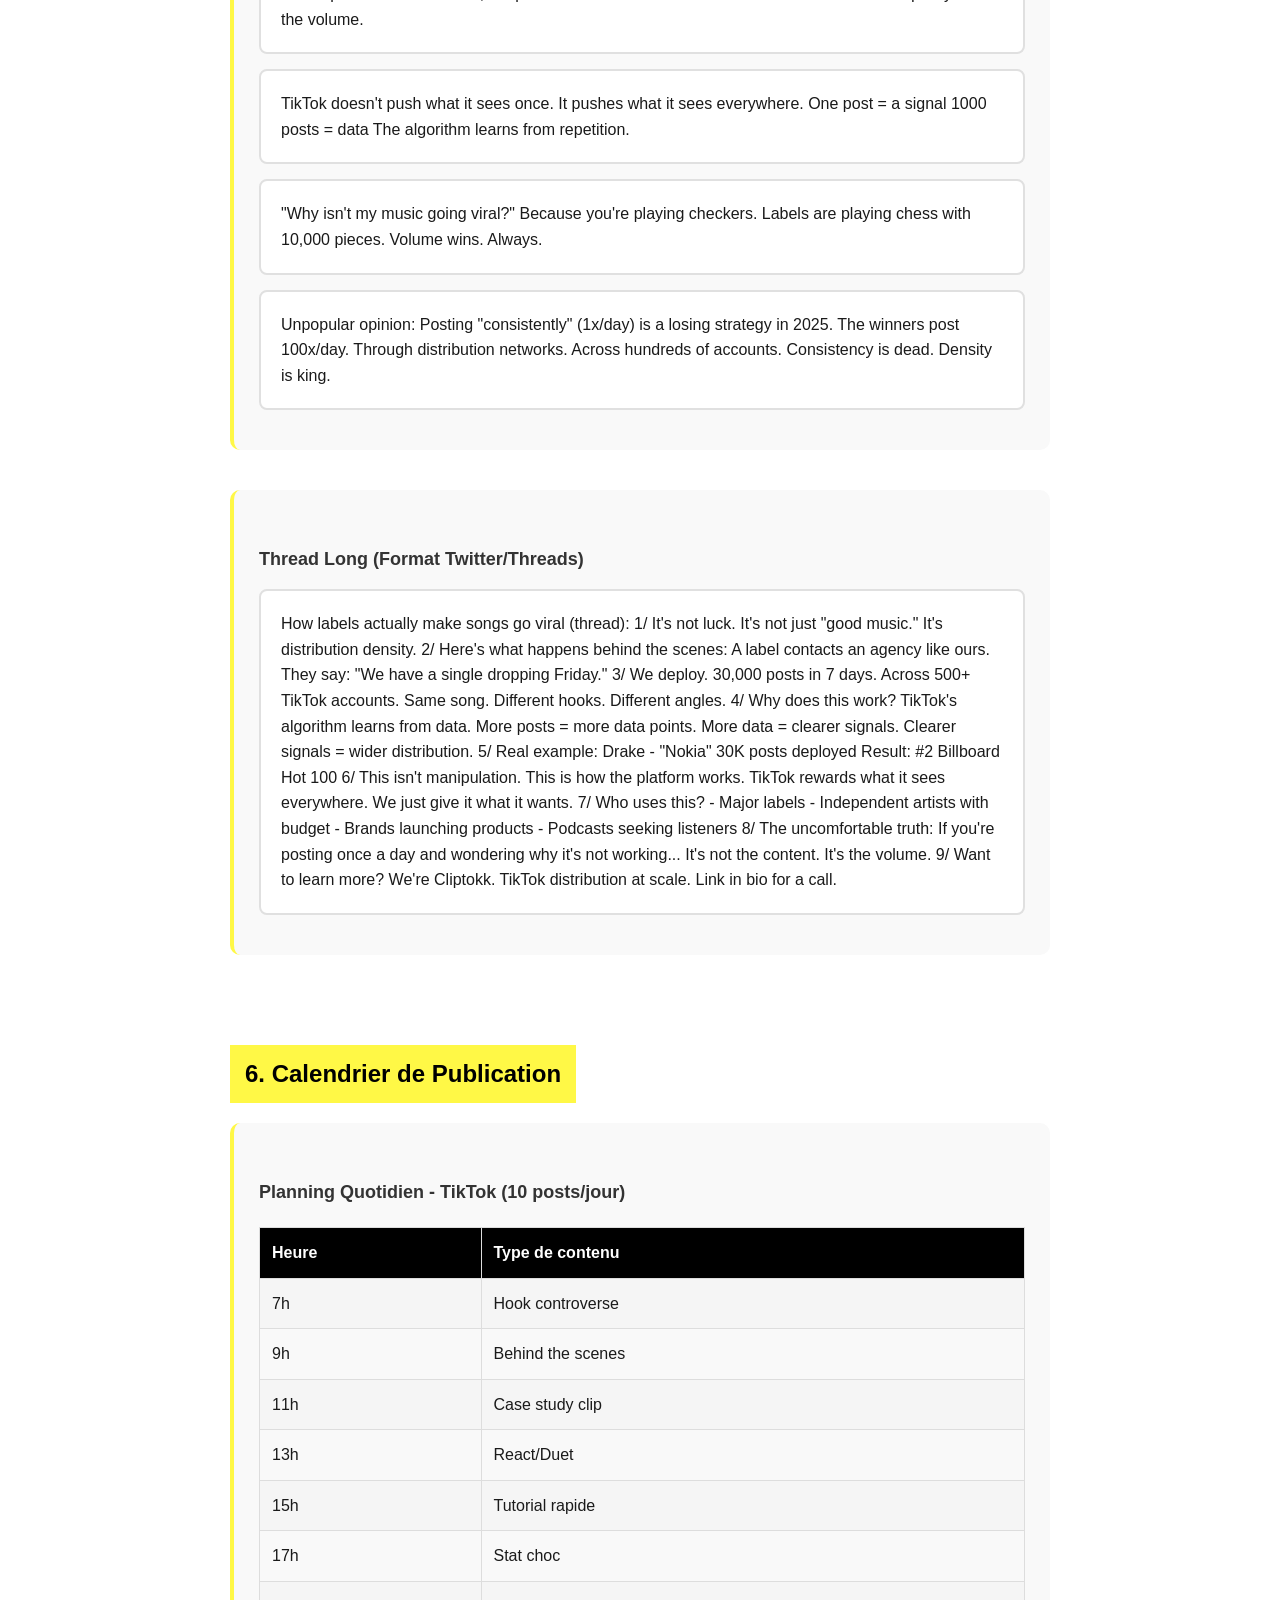
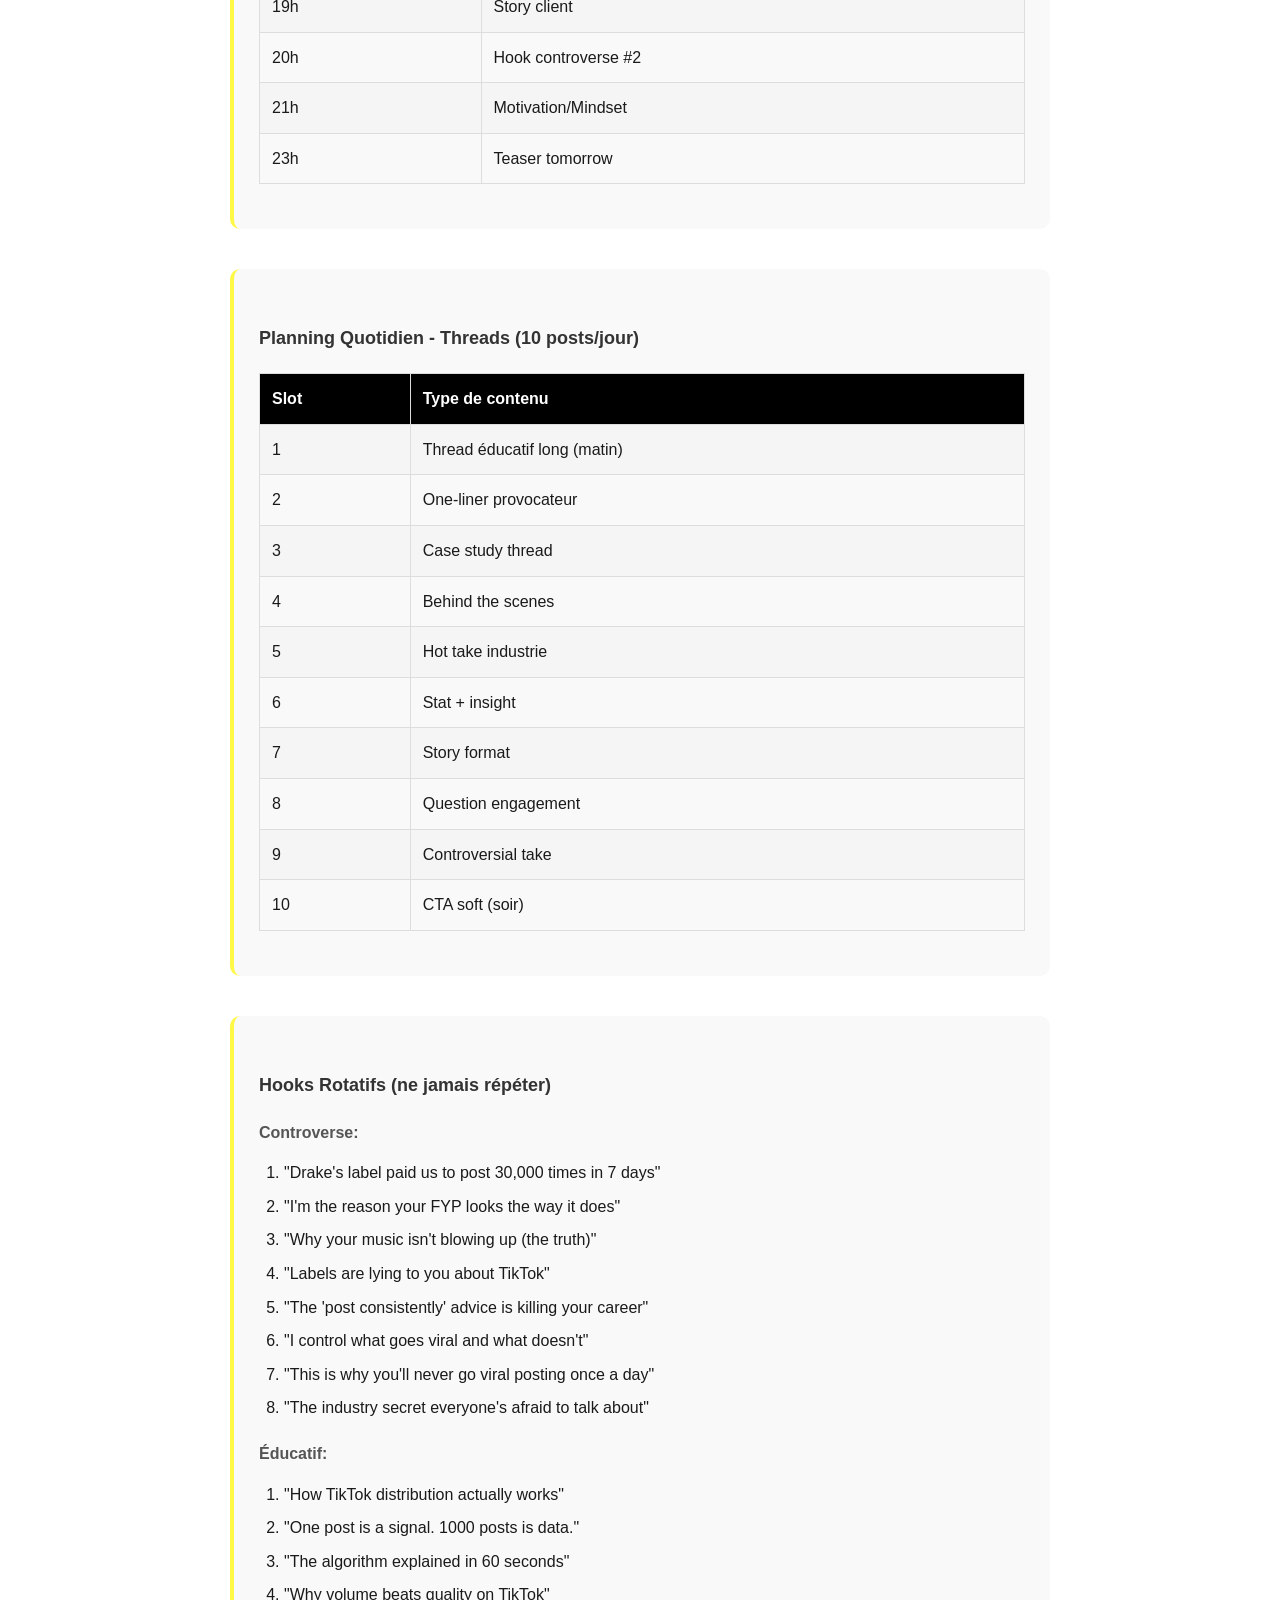
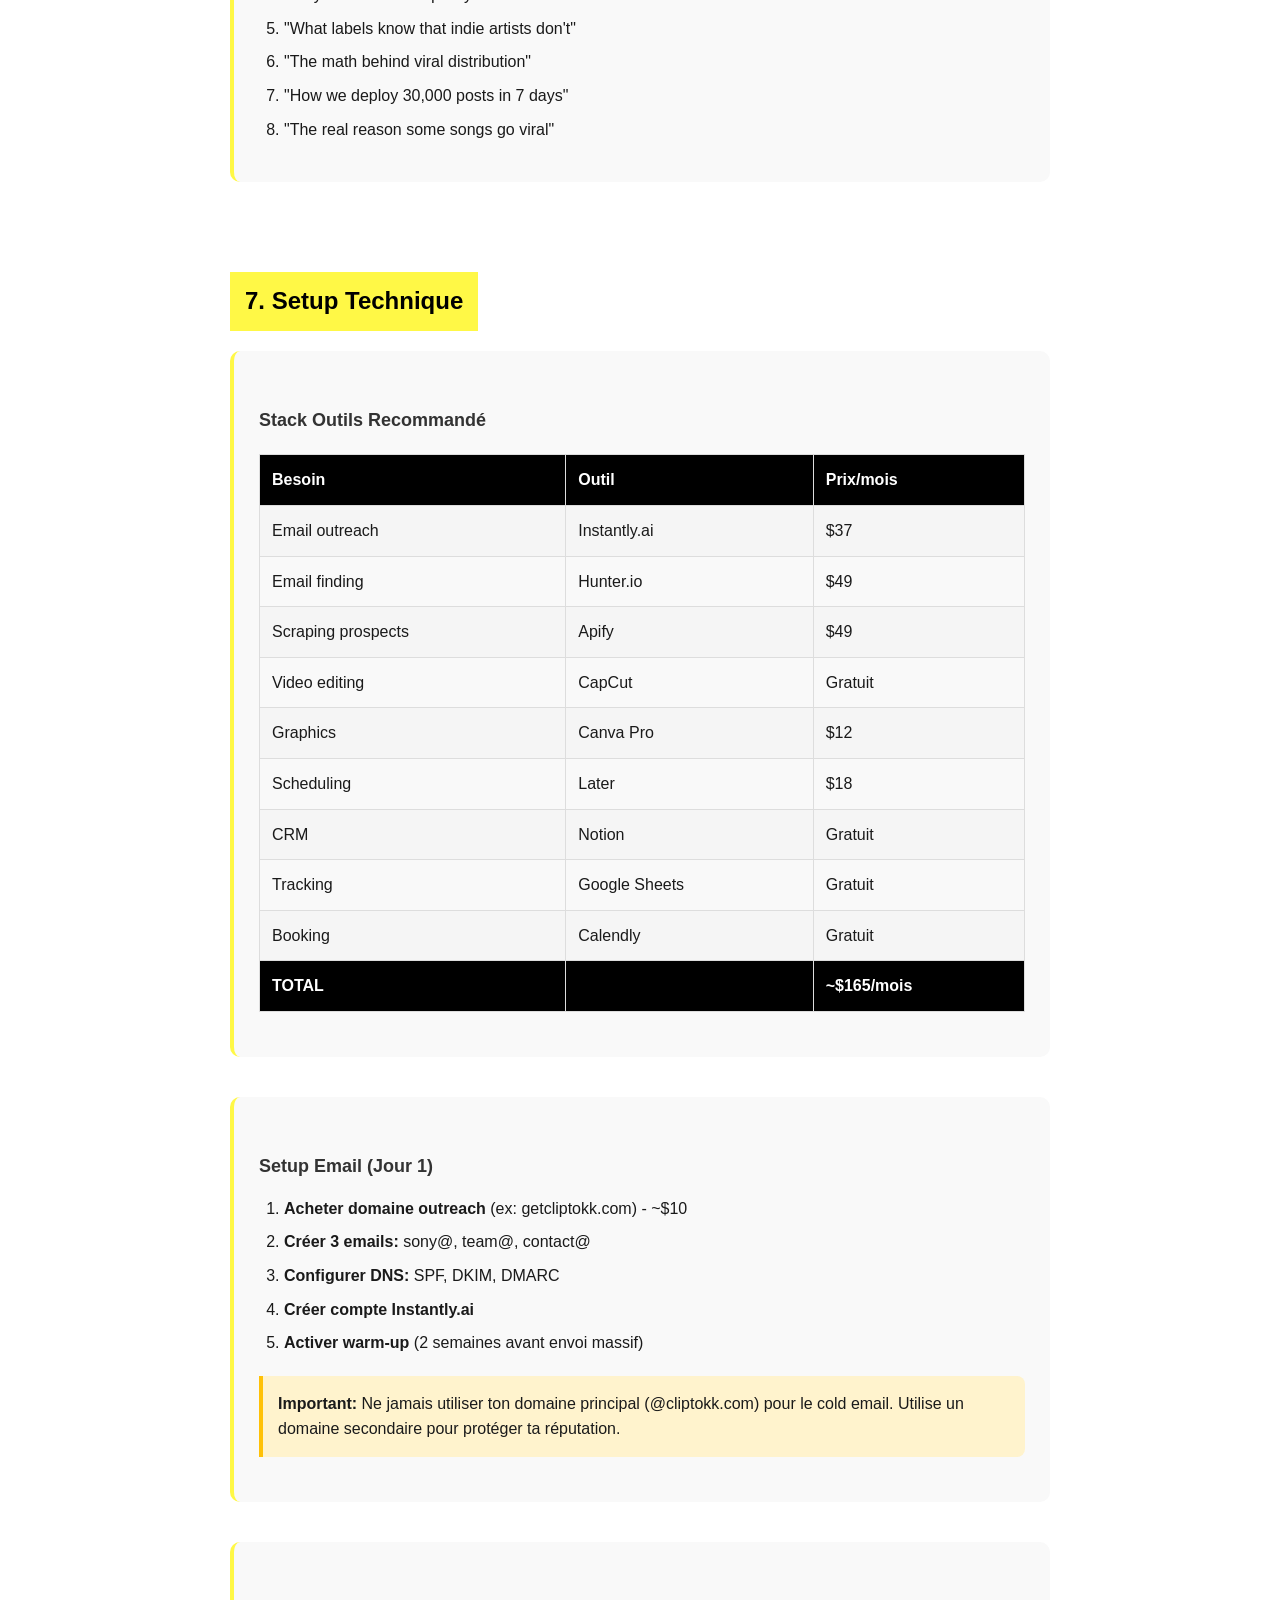
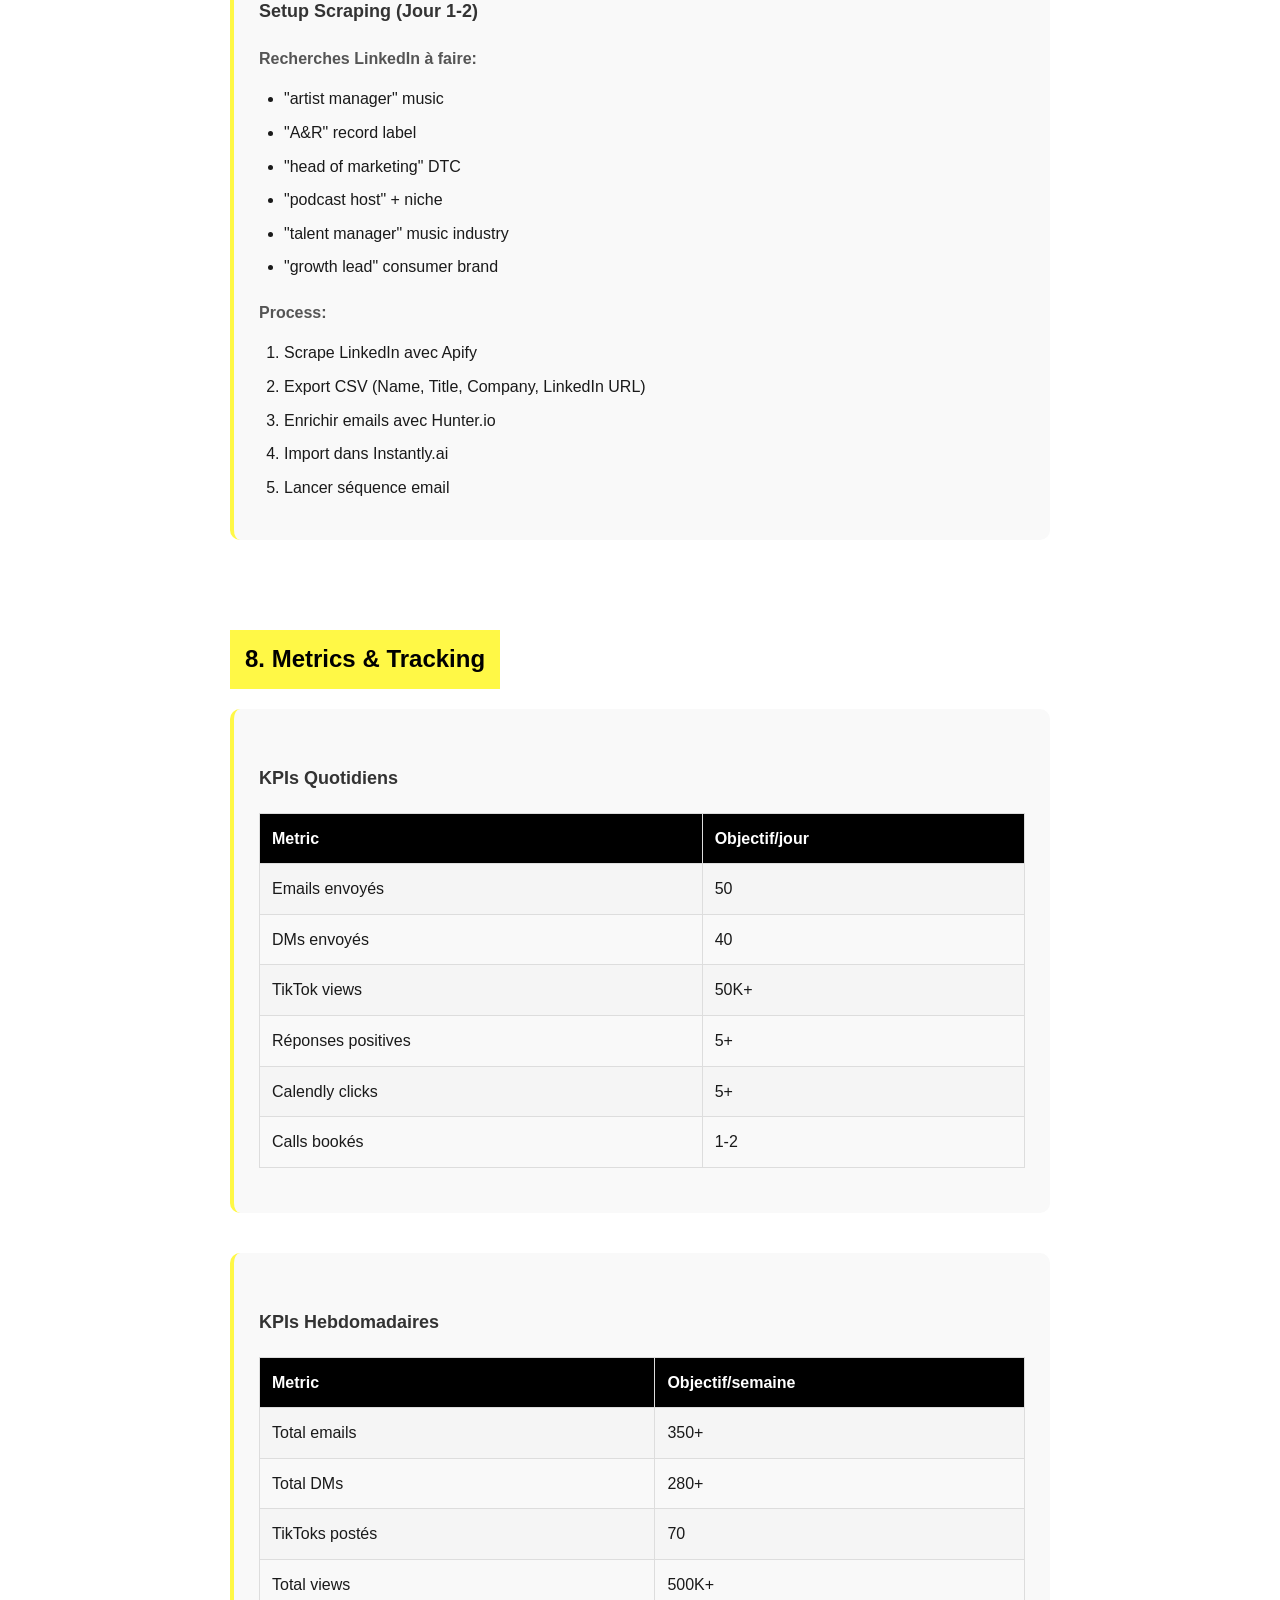
<file: marketing/CLIPTOKK_MARKETING_GUIDE.html>
<!DOCTYPE html>
<html lang="fr">
<head>
    <meta charset="UTF-8">
    <meta name="viewport" content="width=device-width, initial-scale=1.0">
    <title>Cliptokk - Guide Marketing Complet</title>
    <style>
        * {
            margin: 0;
            padding: 0;
            box-sizing: border-box;
        }

        body {
            font-family: -apple-system, BlinkMacSystemFont, 'Segoe UI', Roboto, sans-serif;
            line-height: 1.6;
            color: #1a1a1a;
            background: #fff;
            padding: 40px;
            max-width: 900px;
            margin: 0 auto;
        }

        h1 {
            font-size: 32px;
            margin-bottom: 10px;
            color: #000;
            border-bottom: 3px solid #FFF846;
            padding-bottom: 10px;
            display: inline-block;
        }

        h2 {
            font-size: 24px;
            margin-top: 50px;
            margin-bottom: 20px;
            color: #000;
            background: #FFF846;
            padding: 10px 15px;
            display: inline-block;
        }

        h3 {
            font-size: 18px;
            margin-top: 30px;
            margin-bottom: 15px;
            color: #333;
        }

        h4 {
            font-size: 16px;
            margin-top: 20px;
            margin-bottom: 10px;
            color: #555;
        }

        p {
            margin-bottom: 15px;
            color: #333;
        }

        .header {
            text-align: center;
            margin-bottom: 50px;
            padding: 40px;
            background: #000;
            color: #fff;
            border-radius: 10px;
        }

        .header h1 {
            color: #fff;
            border-bottom-color: #FFF846;
            font-size: 36px;
        }

        .header p {
            color: #ccc;
            font-size: 18px;
            margin-top: 15px;
        }

        .section {
            margin-bottom: 40px;
            padding: 25px;
            background: #f9f9f9;
            border-radius: 10px;
            border-left: 4px solid #FFF846;
        }

        .script-box {
            background: #1a1a1a;
            color: #f0f0f0;
            padding: 20px;
            border-radius: 8px;
            margin: 15px 0;
            font-family: 'Monaco', 'Consolas', monospace;
            font-size: 14px;
            white-space: pre-wrap;
            line-height: 1.8;
        }

        .template-box {
            background: #fff;
            border: 2px solid #e0e0e0;
            padding: 20px;
            border-radius: 8px;
            margin: 15px 0;
        }

        .template-box strong {
            color: #000;
            display: block;
            margin-bottom: 10px;
            font-size: 14px;
        }

        table {
            width: 100%;
            border-collapse: collapse;
            margin: 20px 0;
        }

        th, td {
            padding: 12px;
            text-align: left;
            border: 1px solid #ddd;
        }

        th {
            background: #000;
            color: #fff;
        }

        tr:nth-child(even) {
            background: #f5f5f5;
        }

        ul, ol {
            margin: 15px 0;
            padding-left: 25px;
        }

        li {
            margin-bottom: 8px;
        }

        .highlight {
            background: #FFF846;
            padding: 2px 8px;
            font-weight: bold;
        }

        .warning {
            background: #fff3cd;
            border-left: 4px solid #ffc107;
            padding: 15px;
            margin: 20px 0;
            border-radius: 0 8px 8px 0;
        }

        .success {
            background: #d4edda;
            border-left: 4px solid #28a745;
            padding: 15px;
            margin: 20px 0;
            border-radius: 0 8px 8px 0;
        }

        .toc {
            background: #f0f0f0;
            padding: 25px;
            border-radius: 10px;
            margin-bottom: 40px;
        }

        .toc h3 {
            margin-top: 0;
        }

        .toc ol {
            columns: 2;
        }

        .page-break {
            page-break-before: always;
        }

        @media print {
            body {
                padding: 20px;
            }
            .section {
                break-inside: avoid;
            }
            .script-box {
                break-inside: avoid;
            }
        }
    </style>
</head>
<body>

<div class="header">
    <h1>CLIPTOKK</h1>
    <p>Guide Marketing Complet - Plan d'Attaque pour 50K/mois</p>
</div>

<div class="toc">
    <h3>Table des matières</h3>
    <ol>
        <li>Objectifs & Vision</li>
        <li>Scripts Vidéos (Controverse + Explicatif)</li>
        <li>Templates Email Outreach</li>
        <li>Templates DM Instagram</li>
        <li>Templates Posts (Threads/Twitter)</li>
        <li>Calendrier de Publication</li>
        <li>Setup Technique</li>
        <li>Metrics & Tracking</li>
    </ol>
</div>

<!-- SECTION 1: OBJECTIFS -->
<h2>1. Objectifs & Vision</h2>

<div class="section">
    <h3>Goal: 50-100K€/mois</h3>

    <table>
        <tr>
            <th>Plan</th>
            <th>Clients nécessaires</th>
            <th>Revenue</th>
        </tr>
        <tr>
            <td>5 clients × €10K</td>
            <td>5 clients</td>
            <td>€50,000/mois</td>
        </tr>
        <tr>
            <td>10 clients × €10K</td>
            <td>10 clients</td>
            <td>€100,000/mois</td>
        </tr>
        <tr>
            <td>Mix: 3×€10K + 20×€1K</td>
            <td>23 clients</td>
            <td>€50,000/mois</td>
        </tr>
    </table>

    <div class="success">
        <strong>Positionnement:</strong> Cliptokk est un TikTok distribution engine. Pas du marketing. Pas des influenceurs. De la distribution à grande échelle.
    </div>
</div>

<div class="section">
    <h3>Volume d'Outreach Quotidien</h3>

    <table>
        <tr>
            <th>Canal</th>
            <th>Quantité/jour</th>
            <th>Quantité/semaine</th>
        </tr>
        <tr>
            <td>Emails cold</td>
            <td>50</td>
            <td>350</td>
        </tr>
        <tr>
            <td>DMs Instagram</td>
            <td>30</td>
            <td>210</td>
        </tr>
        <tr>
            <td>DMs Twitter</td>
            <td>10</td>
            <td>70</td>
        </tr>
        <tr>
            <td>Messages LinkedIn</td>
            <td>10</td>
            <td>70</td>
        </tr>
        <tr>
            <td>TikToks postés</td>
            <td>10</td>
            <td>70</td>
        </tr>
        <tr>
            <td>Threads postés</td>
            <td>10</td>
            <td>70</td>
        </tr>
    </table>
</div>

<!-- SECTION 2: SCRIPTS VIDEOS -->
<h2 class="page-break">2. Scripts Vidéos</h2>

<div class="section">
    <h3>VIDEO CONTROVERSE #1: "Le Secret de Drake"</h3>
    <p><strong>Plateforme:</strong> TikTok, YouTube Shorts | <strong>Durée:</strong> 45-60 sec</p>

    <div class="script-box">[HOOK - 3 sec]
"Le label de Drake nous a payé pour poster 30,000 fois en 7 jours."

[BODY - 40 sec]
"Tu crois que 'Nokia' est devenu viral naturellement?

[montrer phone avec chart Billboard]

30,000 posts. En 7 jours. Sur TikTok.

Pas des influenceurs.
Pas des pubs.
Juste... du volume brut.

On appelle ça 'distribution density'.

[schéma simple: 1 post = signal, 1000 posts = data]

TikTok pousse ce qu'il voit partout.
Plus on poste, plus l'algo comprend quoi pousser.

Résultat? #2 Billboard Hot 100.

[CTA - 5 sec]
Si tu veux comprendre comment ça marche vraiment...
Lien en bio."</div>
</div>

<div class="section">
    <h3>VIDEO CONTROVERSE #2: "Je Contrôle ton FYP"</h3>
    <p><strong>Plateforme:</strong> TikTok, YouTube Shorts | <strong>Durée:</strong> 30-45 sec</p>

    <div class="script-box">[HOOK - 3 sec]
"Je suis probablement la raison de ce que tu vois sur ton FYP."

[BODY - 30 sec]
"Mon équipe poste 200,000 fois par mois sur TikTok.

Pour des artistes que tu écoutes.
Pour des marques que tu achètes.

[montrer écran avec analytics/posts]

Tu crois que l'algo choisit au hasard?
Non.

On lui donne ce qu'il veut:
Volume. Répétition. Densité.

On hack pas l'algo.
On parle sa langue."

[CTA - 5 sec]
"Bienvenue dans le game."</div>
</div>

<div class="section">
    <h3>VIDEO CONTROVERSE #3: "Pourquoi Tu Perds"</h3>
    <p><strong>Plateforme:</strong> TikTok, YouTube Shorts | <strong>Durée:</strong> 45 sec</p>

    <div class="script-box">[HOOK - 3 sec]
"Tu postes une fois par jour et tu te demandes pourquoi ça décolle pas?"

[BODY - 35 sec]
[split screen animation]
"Toi: 7 posts par semaine"
"Les labels: 7,000 posts par semaine"

"Même contenu. Résultats différents.

Ce que personne te dit:
TikTok est un jeu de VOLUME, pas de qualité.

Un post = un signal faible
1000 posts = de la vraie data

L'algo apprend grâce à la répétition.

Si tu veux jouer...
Joue avec les mêmes règles qu'eux."

[CTA - 5 sec]
"On peut t'aider. Lien en bio."</div>
</div>

<div class="section">
    <h3>VIDEO EXPLICATIVE: "Comment ça marche vraiment"</h3>
    <p><strong>Plateforme:</strong> YouTube Long Form | <strong>Durée:</strong> 8-10 min</p>

    <h4>Structure:</h4>
    <ol>
        <li><strong>Intro (60 sec):</strong> "Il y a une industrie secrète derrière les hits TikTok."</li>
        <li><strong>Le Problème (90 sec):</strong> Poster 1x/jour ne suffit plus vs labels qui postent 7000x/semaine</li>
        <li><strong>La Solution (120 sec):</strong> Distribution Density - schéma animé du process</li>
        <li><strong>Case Study (120 sec):</strong> Drake Nokia - 30K posts → #2 Billboard</li>
        <li><strong>Pour Qui (60 sec):</strong> Artists, Creators, Labels, Brands</li>
        <li><strong>Ce Que C'est PAS (60 sec):</strong> Pas du marketing d'influence, pas des bots</li>
        <li><strong>CTA (30 sec):</strong> Book a call</li>
    </ol>
</div>

<!-- SECTION 3: TEMPLATES EMAIL -->
<h2 class="page-break">3. Templates Email Outreach</h2>

<div class="section">
    <h3>EMAIL #1: Labels & Artist Managers (Direct)</h3>

    <div class="template-box">
        <strong>Objet: How we got Drake to #2 Billboard (30K TikTok posts)</strong>

Hey [Name],

Quick one.

We're Cliptokk - we deploy TikTok content at scale for labels and artists.

Recent campaign:
→ 30,000 posts in 7 days
→ Result: #2 Billboard Hot 100

We work with teams who understand that TikTok is a volume game, not a "post once a day" game.

If [Artist/Label] is dropping something soon and you want distribution density, let's talk.

15 min call: [Calendly]

[Your name]
Cliptokk
    </div>
</div>

<div class="section">
    <h3>EMAIL #2: Labels & Artist Managers (Soft)</h3>

    <div class="template-box">
        <strong>Objet: Quick question about [Artist]'s TikTok strategy</strong>

Hey [Name],

Saw [Artist]'s recent release doing well. Nice work.

Quick question - are you handling TikTok distribution in-house or working with a network?

We help labels deploy at scale (1,000-30,000 posts per campaign) through our distribution network.

Not pitching hard - just curious how you're approaching it.

If you ever want to compare notes, happy to chat.

[Your name]
    </div>
</div>

<div class="section">
    <h3>EMAIL #3: Artistes Indépendants</h3>

    <div class="template-box">
        <strong>Objet: Your TikTok distribution (honest take)</strong>

Hey [Name],

I'll be direct.

If you're posting once a day on TikTok and wondering why it's not breaking through...

It's not the content. It's the volume.

Labels deploy thousands of posts through distribution networks like ours.
That's why their stuff goes viral and independent artists struggle.

We level that playing field.

Recent results:
- 800M+ views generated
- 200K+ posts distributed
- Artists hitting charts and playlists

If you're serious about breaking through, let's talk strategy.

15 min: [Calendly]

No BS, just real talk about how this works.

[Your name]
Cliptokk
    </div>
</div>

<div class="section">
    <h3>EMAIL #4: Brands / E-commerce</h3>

    <div class="template-box">
        <strong>Objet: 50M impressions, 12x ROAS (no ads)</strong>

Hey [Name],

Saw [Brand] is pushing on TikTok. Smart move.

Question: are you relying mainly on paid ads or organic distribution?

We help brands get massive organic reach through volume distribution.

Recent campaign:
- 8,000+ posts deployed
- 50M impressions
- 12x ROAS

No influencers. No ad spend. Just scale.

If [Brand] is looking to dominate TikTok organically, worth a 15 min call?

[Calendly]

[Your name]
    </div>
</div>

<div class="section">
    <h3>EMAIL #5: Podcasts</h3>

    <div class="template-box">
        <strong>Objet: How we got a podcast 500K new listeners (TikTok)</strong>

Hey [Name],

Love [Podcast Name]. The episode on [topic] was great.

Quick thought - are you clipping for TikTok at scale?

We help podcasts get massive reach by deploying clips through our distribution network.

Recent result:
- 10,000+ posts deployed
- 500K new listeners
- Top 50 charts

If you're looking to grow the show, happy to share how we did it.

15 min: [Calendly]

[Your name]
    </div>
</div>

<div class="section">
    <h3>EMAIL #6: Follow-up (si pas de réponse)</h3>

    <div class="template-box">
        <strong>Objet: Re: [Sujet original]</strong>

Hey [Name],

Following up quickly.

Not trying to be annoying - just wanted to make sure this didn't get buried.

If TikTok distribution isn't a priority right now, no worries. Just let me know and I'll stop reaching out.

But if you're curious about how volume distribution works, the offer stands.

[Your name]
    </div>
</div>

<!-- SECTION 4: TEMPLATES DM -->
<h2 class="page-break">4. Templates DM Instagram</h2>

<div class="section">
    <h3>DM #1: Artiste/Créateur (Direct)</h3>

    <div class="template-box">
Hey [Name]!

Love your content. Quick question - are you doing TikTok distribution at scale?

We help artists deploy 1,000-30,000 posts per campaign through our network.

Got a release to #2 Billboard with this approach.

Worth a quick chat? Can show you how it works.
    </div>
</div>

<div class="section">
    <h3>DM #2: Artiste/Créateur (Soft)</h3>

    <div class="template-box">
Hey [Name], been following your work for a minute. Fire stuff.

I run a TikTok distribution agency - we help artists/creators get massive reach through volume.

Not pitching, just curious - how are you handling TikTok promo right now?
    </div>
</div>

<div class="section">
    <h3>DM #3: Artiste/Créateur (Value-first)</h3>

    <div class="template-box">
Hey! Just watched your content and had a thought.

If you're posting 1x/day on TikTok, you're competing against people posting 100x/day through distribution networks.

We help level that playing field.

Happy to share some insights if you're interested - no pitch, just info. Been in the game a while.
    </div>
</div>

<div class="section">
    <h3>DM #4: Brand (Direct)</h3>

    <div class="template-box">
Hey [Name]!

Saw [Brand]'s TikTok presence. Nice work.

We help brands get organic reach at scale - recent campaign did 50M impressions with no ad spend.

If you're looking to dominate TikTok organically, happy to chat strategy.
    </div>
</div>

<div class="section">
    <h3>DM #5: Manager/Label</h3>

    <div class="template-box">
Hey [Name],

Quick one - do you work with TikTok distribution networks for your artists?

We deploy 1,000-30,000 posts per campaign. Recent release hit #2 Billboard with this.

If you're dropping something soon, worth a quick chat?
    </div>
</div>

<div class="section">
    <h3>DM #6: Podcast</h3>

    <div class="template-box">
Hey! Big fan of [Podcast].

Random thought - have you considered TikTok distribution for clips?

We help podcasts get massive reach by deploying clips at scale. Got one to 500K new listeners.

Happy to share how if you're interested!
    </div>
</div>

<!-- SECTION 5: TEMPLATES POSTS -->
<h2 class="page-break">5. Templates Posts (Threads/Twitter)</h2>

<div class="section">
    <h3>One-Liners (copier-coller)</h3>

    <div class="template-box">Drake's "Nokia" hit #2 on Billboard.

30,000 TikTok posts in 7 days.

Not influencers. Not ads.
Just distribution density.

This is the game now.</div>

    <div class="template-box">You: 7 posts/week
Labels: 7,000 posts/week

Same content. Different results.

It's not the quality. It's the volume.</div>

    <div class="template-box">TikTok doesn't push what it sees once.
It pushes what it sees everywhere.

One post = a signal
1000 posts = data

The algorithm learns from repetition.</div>

    <div class="template-box">"Why isn't my music going viral?"

Because you're playing checkers.
Labels are playing chess with 10,000 pieces.

Volume wins. Always.</div>

    <div class="template-box">Unpopular opinion:

Posting "consistently" (1x/day) is a losing strategy in 2025.

The winners post 100x/day.
Through distribution networks.
Across hundreds of accounts.

Consistency is dead. Density is king.</div>
</div>

<div class="section">
    <h3>Thread Long (Format Twitter/Threads)</h3>

    <div class="template-box">How labels actually make songs go viral (thread):

1/ It's not luck.
It's not just "good music."
It's distribution density.

2/ Here's what happens behind the scenes:

A label contacts an agency like ours.
They say: "We have a single dropping Friday."

3/ We deploy.

30,000 posts in 7 days.
Across 500+ TikTok accounts.
Same song. Different hooks. Different angles.

4/ Why does this work?

TikTok's algorithm learns from data.
More posts = more data points.
More data = clearer signals.
Clearer signals = wider distribution.

5/ Real example:

Drake - "Nokia"
30K posts deployed
Result: #2 Billboard Hot 100

6/ This isn't manipulation.
This is how the platform works.

TikTok rewards what it sees everywhere.
We just give it what it wants.

7/ Who uses this?

- Major labels
- Independent artists with budget
- Brands launching products
- Podcasts seeking listeners

8/ The uncomfortable truth:

If you're posting once a day and wondering why it's not working...

It's not the content.
It's the volume.

9/ Want to learn more?

We're Cliptokk.
TikTok distribution at scale.

Link in bio for a call.</div>
</div>

<!-- SECTION 6: CALENDRIER -->
<h2 class="page-break">6. Calendrier de Publication</h2>

<div class="section">
    <h3>Planning Quotidien - TikTok (10 posts/jour)</h3>

    <table>
        <tr>
            <th>Heure</th>
            <th>Type de contenu</th>
        </tr>
        <tr><td>7h</td><td>Hook controverse</td></tr>
        <tr><td>9h</td><td>Behind the scenes</td></tr>
        <tr><td>11h</td><td>Case study clip</td></tr>
        <tr><td>13h</td><td>React/Duet</td></tr>
        <tr><td>15h</td><td>Tutorial rapide</td></tr>
        <tr><td>17h</td><td>Stat choc</td></tr>
        <tr><td>19h</td><td>Story client</td></tr>
        <tr><td>20h</td><td>Hook controverse #2</td></tr>
        <tr><td>21h</td><td>Motivation/Mindset</td></tr>
        <tr><td>23h</td><td>Teaser tomorrow</td></tr>
    </table>
</div>

<div class="section">
    <h3>Planning Quotidien - Threads (10 posts/jour)</h3>

    <table>
        <tr>
            <th>Slot</th>
            <th>Type de contenu</th>
        </tr>
        <tr><td>1</td><td>Thread éducatif long (matin)</td></tr>
        <tr><td>2</td><td>One-liner provocateur</td></tr>
        <tr><td>3</td><td>Case study thread</td></tr>
        <tr><td>4</td><td>Behind the scenes</td></tr>
        <tr><td>5</td><td>Hot take industrie</td></tr>
        <tr><td>6</td><td>Stat + insight</td></tr>
        <tr><td>7</td><td>Story format</td></tr>
        <tr><td>8</td><td>Question engagement</td></tr>
        <tr><td>9</td><td>Controversial take</td></tr>
        <tr><td>10</td><td>CTA soft (soir)</td></tr>
    </table>
</div>

<div class="section">
    <h3>Hooks Rotatifs (ne jamais répéter)</h3>

    <h4>Controverse:</h4>
    <ol>
        <li>"Drake's label paid us to post 30,000 times in 7 days"</li>
        <li>"I'm the reason your FYP looks the way it does"</li>
        <li>"Why your music isn't blowing up (the truth)"</li>
        <li>"Labels are lying to you about TikTok"</li>
        <li>"The 'post consistently' advice is killing your career"</li>
        <li>"I control what goes viral and what doesn't"</li>
        <li>"This is why you'll never go viral posting once a day"</li>
        <li>"The industry secret everyone's afraid to talk about"</li>
    </ol>

    <h4>Éducatif:</h4>
    <ol>
        <li>"How TikTok distribution actually works"</li>
        <li>"One post is a signal. 1000 posts is data."</li>
        <li>"The algorithm explained in 60 seconds"</li>
        <li>"Why volume beats quality on TikTok"</li>
        <li>"What labels know that indie artists don't"</li>
        <li>"The math behind viral distribution"</li>
        <li>"How we deploy 30,000 posts in 7 days"</li>
        <li>"The real reason some songs go viral"</li>
    </ol>
</div>

<!-- SECTION 7: SETUP TECHNIQUE -->
<h2 class="page-break">7. Setup Technique</h2>

<div class="section">
    <h3>Stack Outils Recommandé</h3>

    <table>
        <tr>
            <th>Besoin</th>
            <th>Outil</th>
            <th>Prix/mois</th>
        </tr>
        <tr><td>Email outreach</td><td>Instantly.ai</td><td>$37</td></tr>
        <tr><td>Email finding</td><td>Hunter.io</td><td>$49</td></tr>
        <tr><td>Scraping prospects</td><td>Apify</td><td>$49</td></tr>
        <tr><td>Video editing</td><td>CapCut</td><td>Gratuit</td></tr>
        <tr><td>Graphics</td><td>Canva Pro</td><td>$12</td></tr>
        <tr><td>Scheduling</td><td>Later</td><td>$18</td></tr>
        <tr><td>CRM</td><td>Notion</td><td>Gratuit</td></tr>
        <tr><td>Tracking</td><td>Google Sheets</td><td>Gratuit</td></tr>
        <tr><td>Booking</td><td>Calendly</td><td>Gratuit</td></tr>
        <tr><th>TOTAL</th><th></th><th>~$165/mois</th></tr>
    </table>
</div>

<div class="section">
    <h3>Setup Email (Jour 1)</h3>

    <ol>
        <li><strong>Acheter domaine outreach</strong> (ex: getcliptokk.com) - ~$10</li>
        <li><strong>Créer 3 emails:</strong> sony@, team@, contact@</li>
        <li><strong>Configurer DNS:</strong> SPF, DKIM, DMARC</li>
        <li><strong>Créer compte Instantly.ai</strong></li>
        <li><strong>Activer warm-up</strong> (2 semaines avant envoi massif)</li>
    </ol>

    <div class="warning">
        <strong>Important:</strong> Ne jamais utiliser ton domaine principal (@cliptokk.com) pour le cold email. Utilise un domaine secondaire pour protéger ta réputation.
    </div>
</div>

<div class="section">
    <h3>Setup Scraping (Jour 1-2)</h3>

    <h4>Recherches LinkedIn à faire:</h4>
    <ul>
        <li>"artist manager" music</li>
        <li>"A&R" record label</li>
        <li>"head of marketing" DTC</li>
        <li>"podcast host" + niche</li>
        <li>"talent manager" music industry</li>
        <li>"growth lead" consumer brand</li>
    </ul>

    <h4>Process:</h4>
    <ol>
        <li>Scrape LinkedIn avec Apify</li>
        <li>Export CSV (Name, Title, Company, LinkedIn URL)</li>
        <li>Enrichir emails avec Hunter.io</li>
        <li>Import dans Instantly.ai</li>
        <li>Lancer séquence email</li>
    </ol>
</div>

<!-- SECTION 8: METRICS -->
<h2 class="page-break">8. Metrics & Tracking</h2>

<div class="section">
    <h3>KPIs Quotidiens</h3>

    <table>
        <tr>
            <th>Metric</th>
            <th>Objectif/jour</th>
        </tr>
        <tr><td>Emails envoyés</td><td>50</td></tr>
        <tr><td>DMs envoyés</td><td>40</td></tr>
        <tr><td>TikTok views</td><td>50K+</td></tr>
        <tr><td>Réponses positives</td><td>5+</td></tr>
        <tr><td>Calendly clicks</td><td>5+</td></tr>
        <tr><td>Calls bookés</td><td>1-2</td></tr>
    </table>
</div>

<div class="section">
    <h3>KPIs Hebdomadaires</h3>

    <table>
        <tr>
            <th>Metric</th>
            <th>Objectif/semaine</th>
        </tr>
        <tr><td>Total emails</td><td>350+</td></tr>
        <tr><td>Total DMs</td><td>280+</td></tr>
        <tr><td>TikToks postés</td><td>70</td></tr>
        <tr><td>Total views</td><td>500K+</td></tr>
        <tr><td>Réponses positives</td><td>30+</td></tr>
        <tr><td>Calls bookés</td><td>10-15</td></tr>
        <tr><td>Calls completed</td><td>8-10</td></tr>
        <tr><td>Deals closed</td><td>2-3</td></tr>
    </table>
</div>

<div class="section">
    <h3>Objectifs Mois 1</h3>

    <div class="success">
        <ul>
            <li><strong>1,500 emails</strong> envoyés</li>
            <li><strong>1,000 DMs</strong> envoyés</li>
            <li><strong>300 contenus</strong> postés</li>
            <li><strong>40-50 calls</strong> bookés</li>
            <li><strong>30 calls</strong> completed</li>
            <li><strong>5-8 deals</strong> closed</li>
            <li><strong>€15-30K</strong> revenue</li>
        </ul>
    </div>
</div>

<!-- FINAL -->
<div class="section" style="background: #000; color: #fff; text-align: center; padding: 40px;">
    <h2 style="background: none; color: #FFF846;">MANTRA</h2>
    <p style="font-size: 24px; color: #fff; margin-top: 20px; font-style: italic;">
        "On n'attend pas que ça vienne.<br>
        On inonde. On domine.<br>
        On devient l'évidence."
    </p>
</div>

</body>
</html>
</file>
<file: css/style.css>
/* ========================================
   APPLE/FRAMER STYLE - CLEAN UI
   ======================================== */

*, *::before, *::after {
    margin: 0;
    padding: 0;
    box-sizing: border-box;
}

:root {
    --bg: #ffffff;
    --bg-card: #f8f9fa;
    --bg-card-hover: #f1f3f4;
    --border: rgba(0, 0, 0, 0.08);
    --border-hover: rgba(0, 0, 0, 0.15);
    --white: #111111;
    --gray-50: #1a1a1a;
    --gray-100: #2a2a2a;
    --gray-200: #3a3a3a;
    --gray-400: #666666;
    --gray-500: #888888;
    --gray-600: #aaaaaa;
    --blue: #2563eb;
    --blue-glow: rgba(37, 99, 235, 0.1);
    --green: #16a34a;
    --radius-sm: 12px;
    --radius-md: 16px;
    --radius-lg: 24px;
    --radius-xl: 32px;
}

html {
    scroll-behavior: smooth;
}

body {
    font-family: -apple-system, BlinkMacSystemFont, 'SF Pro Display', 'Inter', 'Segoe UI', sans-serif;
    background: var(--bg);
    color: var(--white);
    font-size: 16px;
    line-height: 1.6;
    -webkit-font-smoothing: antialiased;
    -moz-osx-font-smoothing: grayscale;
}

.container {
    max-width: 1200px;
    margin: 0 auto;
    padding: 0 24px;
}

/* ========================================
   TYPOGRAPHY
   ======================================== */

h1 {
    font-size: clamp(48px, 8vw, 80px);
    font-weight: 600;
    line-height: 1.0;
    letter-spacing: -0.03em;
    color: var(--white);
}

h2 {
    font-size: clamp(32px, 5vw, 56px);
    font-weight: 600;
    line-height: 1.1;
    letter-spacing: -0.02em;
    color: var(--white);
}

h3 {
    font-size: 20px;
    font-weight: 600;
    line-height: 1.3;
    color: var(--white);
}

h4 {
    font-size: 17px;
    font-weight: 600;
    color: var(--white);
}

p {
    color: var(--gray-400);
    line-height: 1.6;
}

/* ========================================
   HEADER
   ======================================== */

.header {
    position: fixed;
    top: 0;
    left: 0;
    right: 0;
    z-index: 1000;
    background: rgba(255, 255, 255, 0.9);
    backdrop-filter: saturate(180%) blur(20px);
    -webkit-backdrop-filter: saturate(180%) blur(20px);
}

.header-inner {
    display: flex;
    justify-content: space-between;
    align-items: center;
    padding: 16px 24px;
    max-width: 1200px;
    margin: 0 auto;
}

.logo-script {
    font-family: 'Playfair Display', Georgia, serif;
    font-size: 22px;
    font-weight: 500;
    font-style: italic;
    color: var(--white);
}

.logo-img {
    height: 150px;
    width: auto;
}

.nav {
    display: flex;
    gap: 8px;
}

.nav a {
    font-size: 14px;
    font-weight: 500;
    color: var(--gray-400);
    text-decoration: none;
    padding: 8px 16px;
    border-radius: var(--radius-sm);
    transition: all 0.2s ease;
}

.nav a:hover {
    color: var(--white);
    background: rgba(255, 255, 255, 0.05);
}

@media (max-width: 768px) {
    .nav { display: none; }
}

/* ========================================
   BUTTONS
   ======================================== */

.btn {
    display: inline-flex;
    align-items: center;
    justify-content: center;
    padding: 14px 28px;
    font-size: 15px;
    font-weight: 500;
    text-decoration: none;
    border-radius: var(--radius-xl);
    cursor: pointer;
    transition: all 0.2s ease;
    border: none;
}

.btn-primary {
    background: #111111;
    color: #ffffff;
}

.btn-primary:hover {
    background: #333333;
    transform: translateY(-2px);
}

.btn-secondary {
    background: transparent;
    color: var(--white);
    border: 1px solid var(--border);
}

.btn-secondary:hover {
    background: rgba(255, 255, 255, 0.05);
    border-color: var(--border-hover);
}

.btn-large {
    padding: 18px 36px;
    font-size: 16px;
}

.btn-outline {
    background: transparent;
    color: var(--white);
    border: 1px solid var(--border);
}

.btn-outline:hover {
    background: rgba(255, 255, 255, 0.05);
    border-color: var(--border-hover);
}

/* ========================================
   HERO
   ======================================== */

.hero {
    min-height: 100vh;
    display: flex;
    align-items: center;
    justify-content: center;
    padding: 200px 24px 100px;
    text-align: center;
}

.hero-inner {
    max-width: 900px;
    margin: 0 auto;
}

.hero h1 {
    margin-bottom: 24px;
}

.hero-text {
    font-size: 18px;
    color: var(--gray-400);
    max-width: 600px;
    margin: 0 auto 24px;
    line-height: 1.7;
}

.hero-micro {
    font-size: 15px;
    font-weight: 600;
    color: var(--blue);
    margin-bottom: 48px;
}

.hero-stats {
    display: flex;
    justify-content: center;
    gap: 48px;
    margin-bottom: 48px;
    flex-wrap: wrap;
}

.stat-item {
    text-align: center;
}

.stat-number {
    display: block;
    font-size: 42px;
    font-weight: 600;
    color: var(--white);
    line-height: 1;
    margin-bottom: 8px;
    letter-spacing: -0.02em;
}

.stat-label {
    font-size: 13px;
    color: var(--gray-500);
    text-transform: uppercase;
    letter-spacing: 0.05em;
}

.hero-ctas {
    display: flex;
    justify-content: center;
    gap: 12px;
    flex-wrap: wrap;
}

.hero-right {
    display: none;
}

/* ========================================
   TRUSTED BY
   ======================================== */

.trusted {
    padding: 48px 24px;
}

.trusted-label {
    font-size: 11px;
    font-weight: 500;
    letter-spacing: 0.1em;
    color: var(--gray-600);
    text-transform: uppercase;
    text-align: center;
    margin-bottom: 20px;
}

.trusted-logos {
    display: flex;
    justify-content: center;
    gap: 40px;
    flex-wrap: wrap;
}

.trusted-item {
    font-size: 14px;
    color: var(--gray-500);
    font-weight: 500;
}

.trusted-logo {
    height: 40px;
    width: auto;
    opacity: 0.7;
    filter: grayscale(100%);
    transition: opacity 0.3s ease;
}

.trusted-logo:hover {
    opacity: 1;
    filter: grayscale(0%);
}

.trusted-image {
    margin-top: 40px;
    text-align: center;
}

.influencer-img {
    max-width: 100%;
    height: auto;
    border-radius: var(--radius-lg);
}

/* ========================================
   SECTION COMMON STYLES
   ======================================== */

.section-tag {
    font-size: 12px;
    font-weight: 600;
    letter-spacing: 0.1em;
    color: var(--blue);
    text-transform: uppercase;
    margin-bottom: 16px;
}

.section-subtitle {
    font-size: 18px;
    color: var(--gray-400);
    max-width: 600px;
    margin: 0 auto 56px;
}

/* ========================================
   FLOWCHART
   ======================================== */

.flowchart {
    padding: 120px 24px;
    background: var(--bg-card);
    border-top: 1px solid var(--border);
    border-bottom: 1px solid var(--border);
}

.flowchart .container {
    text-align: center;
}

.flow-visual {
    display: flex;
    align-items: center;
    justify-content: center;
    gap: 12px;
    flex-wrap: wrap;
    margin: 56px auto;
    max-width: 1100px;
}

.flow-stage {
    background: var(--bg);
    border: 1px solid var(--border);
    border-radius: var(--radius-lg);
    padding: 24px 20px;
    text-align: center;
    min-width: 130px;
    transition: all 0.3s ease;
}

.flow-stage:hover {
    border-color: var(--border-hover);
    transform: translateY(-4px);
}

.flow-stage-cliptokk {
    border-color: var(--blue);
    background: linear-gradient(135deg, rgba(59, 130, 246, 0.1) 0%, var(--bg) 100%);
}

.flow-stage-final {
    border-color: var(--green);
    background: linear-gradient(135deg, rgba(34, 197, 94, 0.1) 0%, var(--bg) 100%);
}

.flow-icon {
    width: 48px;
    height: 48px;
    margin: 0 auto 12px;
    color: var(--gray-400);
    display: flex;
    align-items: center;
    justify-content: center;
}

.flow-stage-cliptokk .flow-icon {
    color: var(--blue);
}

.flow-stage-final .flow-icon {
    color: var(--green);
}

.flow-stage h4 {
    font-size: 14px;
    font-weight: 600;
    color: var(--white);
    margin-bottom: 4px;
}

.flow-stage p {
    font-size: 12px;
    color: var(--gray-500);
}

.flow-arrow {
    color: var(--gray-600);
}

.flow-stats {
    display: flex;
    justify-content: center;
    gap: 48px;
    flex-wrap: wrap;
    margin-top: 48px;
}

.flow-stat {
    text-align: center;
}

.flow-stat-number {
    display: block;
    font-size: 32px;
    font-weight: 600;
    color: var(--blue);
    margin-bottom: 8px;
}

.flow-stat-text {
    font-size: 13px;
    color: var(--gray-400);
    max-width: 180px;
}

@media (max-width: 900px) {
    .flow-visual {
        flex-direction: column;
        gap: 8px;
    }

    .flow-arrow {
        transform: rotate(90deg);
    }

    .flow-stage {
        width: 100%;
        max-width: 280px;
    }
}

@media (max-width: 768px) {
    .flowchart {
        padding: 80px 16px;
    }

    .flow-stats {
        gap: 24px;
    }

    .flow-stat-number {
        font-size: 28px;
    }
}

/* ========================================
   COMPARISON TABLE
   ======================================== */

.comparison {
    padding: 120px 24px;
}

.comparison .container {
    text-align: center;
}

.comparison-table {
    display: grid;
    grid-template-columns: repeat(2, 1fr);
    gap: 24px;
    max-width: 800px;
    margin: 0 auto;
}

@media (max-width: 768px) {
    .comparison-table {
        grid-template-columns: 1fr;
        max-width: 400px;
    }
}

.comparison-col {
    background: var(--bg-card);
    border: 1px solid var(--border);
    border-radius: var(--radius-xl);
    overflow: hidden;
}

.comparison-without {
    opacity: 0.7;
}

.comparison-with {
    border-color: var(--green);
    background: linear-gradient(180deg, rgba(22, 163, 74, 0.05) 0%, var(--bg-card) 100%);
}

.comparison-header {
    padding: 24px;
    border-bottom: 1px solid var(--border);
    display: flex;
    align-items: center;
    gap: 12px;
}

.comparison-icon {
    width: 32px;
    height: 32px;
    border-radius: 50%;
    display: flex;
    align-items: center;
    justify-content: center;
    font-size: 14px;
    font-weight: 600;
}

.comparison-without .comparison-icon {
    background: #888888;
    color: #ffffff;
}

.comparison-with .comparison-icon {
    background: var(--green);
    color: #ffffff;
}

.comparison-header h3 {
    font-size: 18px;
    color: var(--white);
}

.comparison-row {
    padding: 16px 24px;
    display: flex;
    justify-content: space-between;
    align-items: center;
    border-bottom: 1px solid var(--border);
}

.comparison-row:last-child {
    border-bottom: none;
}

.comparison-label {
    font-size: 14px;
    color: var(--gray-500);
}

.comparison-value {
    font-size: 15px;
    font-weight: 600;
    color: var(--white);
}

.comparison-value.highlight {
    color: var(--green);
}

@media (max-width: 768px) {
    .comparison {
        padding: 80px 16px;
    }
}

/* ========================================
   TIMELINE
   ======================================== */

.timeline-section {
    padding: 120px 24px;
    background: var(--bg-card);
    border-top: 1px solid var(--border);
    border-bottom: 1px solid var(--border);
}

.timeline-section .container {
    text-align: center;
}

.timeline {
    max-width: 700px;
    margin: 0 auto;
    position: relative;
    text-align: left;
}

.timeline::before {
    content: "";
    position: absolute;
    left: 60px;
    top: 0;
    bottom: 0;
    width: 2px;
    background: var(--border);
}

@media (max-width: 600px) {
    .timeline::before {
        left: 40px;
    }
}

.timeline-item {
    display: flex;
    gap: 24px;
    padding: 24px 0;
    position: relative;
}

.timeline-week {
    width: 80px;
    flex-shrink: 0;
    font-size: 13px;
    font-weight: 600;
    color: var(--blue);
    text-align: right;
    padding-right: 24px;
    position: relative;
}

.timeline-week::after {
    content: "";
    position: absolute;
    right: -5px;
    top: 4px;
    width: 12px;
    height: 12px;
    background: var(--bg);
    border: 2px solid var(--blue);
    border-radius: 50%;
}

@media (max-width: 600px) {
    .timeline-week {
        width: 60px;
        font-size: 12px;
        padding-right: 16px;
    }
}

.timeline-item-final .timeline-week::after {
    background: var(--green);
    border-color: var(--green);
}

.timeline-content {
    flex: 1;
    background: var(--bg);
    border: 1px solid var(--border);
    border-radius: var(--radius-lg);
    padding: 20px 24px;
}

.timeline-content h4 {
    font-size: 16px;
    color: var(--white);
    margin-bottom: 8px;
}

.timeline-content p {
    font-size: 14px;
    line-height: 1.5;
    color: var(--gray-500);
}

.timeline-note {
    margin-top: 48px;
    padding: 20px 32px;
    background: linear-gradient(135deg, rgba(37, 99, 235, 0.1) 0%, var(--bg) 100%);
    border: 1px solid var(--blue);
    border-radius: var(--radius-lg);
    display: inline-block;
}

.timeline-note p {
    font-size: 16px;
    color: var(--gray-400);
    margin: 0;
}

.timeline-note strong {
    color: var(--white);
}

@media (max-width: 768px) {
    .timeline-section {
        padding: 80px 16px;
    }

    .timeline-content {
        padding: 16px 20px;
    }

    .timeline-note {
        padding: 16px 24px;
    }
}

/* ========================================
   PILLARS (What does Cliptokk do?)
   ======================================== */

.pillars {
    padding: 120px 24px;
}

.pillars .container {
    max-width: 1100px;
}

.pillars-title {
    text-align: center;
    margin-bottom: 64px;
    font-size: clamp(32px, 5vw, 48px);
}

.pillars .container {
    display: grid;
    grid-template-columns: repeat(3, 1fr);
    gap: 24px;
}

.pillars-title {
    grid-column: 1 / -1;
}

@media (max-width: 900px) {
    .pillars .container {
        grid-template-columns: 1fr;
        gap: 16px;
    }
}

.pillar {
    background: var(--bg-card);
    border: 1px solid var(--border);
    border-radius: var(--radius-lg);
    padding: 40px 32px;
    text-align: left;
    transition: all 0.3s ease;
}

.pillar:hover {
    background: var(--bg-card-hover);
    border-color: var(--border-hover);
    transform: translateY(-4px);
}

.pillar-icon {
    width: 56px;
    height: 56px;
    background: var(--blue-glow);
    border-radius: var(--radius-md);
    display: flex;
    align-items: center;
    justify-content: center;
    margin-bottom: 24px;
    color: var(--blue);
}

.pillar h2 {
    font-size: 20px;
    margin-bottom: 12px;
}

.pillar p {
    font-size: 15px;
    line-height: 1.6;
}

/* ========================================
   PIPELINE (How It Works)
   ======================================== */

.pipeline {
    padding: 120px 24px;
    background: var(--bg-card);
    border-top: 1px solid var(--border);
    border-bottom: 1px solid var(--border);
}

.pipeline .container {
    text-align: center;
}

.pipeline-steps {
    display: grid;
    grid-template-columns: repeat(4, 1fr);
    gap: 16px;
    max-width: 1100px;
    margin: 56px auto 0;
}

@media (max-width: 900px) {
    .pipeline-steps {
        grid-template-columns: 1fr;
        max-width: 400px;
    }

    .pipeline-arrow {
        display: none;
    }
}

.pipeline-step {
    background: var(--bg);
    border: 1px solid var(--border);
    border-radius: var(--radius-lg);
    padding: 32px 24px;
    text-align: center;
    transition: all 0.3s ease;
    position: relative;
}

.pipeline-step:hover {
    border-color: var(--blue);
    transform: translateY(-4px);
}

.pipeline-step::after {
    content: "→";
    position: absolute;
    right: -20px;
    top: 50%;
    transform: translateY(-50%);
    color: var(--gray-600);
    font-size: 20px;
}

.pipeline-step:last-child::after {
    display: none;
}

@media (max-width: 900px) {
    .pipeline-step::after {
        display: none;
    }
}

.pipeline-step-final {
    background: linear-gradient(135deg, rgba(59, 130, 246, 0.1) 0%, var(--bg) 100%);
    border-color: var(--blue);
}

.pipeline-number {
    width: 40px;
    height: 40px;
    background: var(--blue-glow);
    border-radius: 50%;
    display: flex;
    align-items: center;
    justify-content: center;
    font-size: 16px;
    font-weight: 600;
    color: var(--blue);
    margin: 0 auto 20px;
}

.pipeline-step h3 {
    font-size: 17px;
    margin-bottom: 12px;
}

.pipeline-step p {
    font-size: 14px;
    line-height: 1.5;
}

.pipeline-arrow {
    display: none;
}

.pipeline-note {
    margin-top: 48px;
    padding: 20px 32px;
    background: var(--bg);
    border: 1px solid var(--border);
    border-radius: var(--radius-lg);
    display: inline-block;
}

.pipeline-note p {
    font-size: 16px;
    color: var(--gray-400);
    margin: 0;
}

.pipeline-note strong {
    color: var(--white);
}

/* ========================================
   PROOF / RESULTS
   ======================================== */

.proof {
    padding: 120px 24px;
}

.proof .container {
    text-align: center;
}

.proof h2 {
    margin-bottom: 16px;
}

.proof-intro {
    font-size: 18px;
    color: var(--gray-400);
    max-width: 600px;
    margin: 0 auto 56px;
}

.proof-stats {
    display: grid;
    grid-template-columns: repeat(4, 1fr);
    gap: 24px;
    max-width: 900px;
    margin: 0 auto 64px;
}

@media (max-width: 768px) {
    .proof-stats {
        grid-template-columns: repeat(2, 1fr);
    }
}

.proof-stat-item {
    background: var(--bg-card);
    border: 1px solid var(--border);
    border-radius: var(--radius-lg);
    padding: 32px 24px;
    text-align: center;
}

.proof-stat-number {
    display: block;
    font-size: 36px;
    font-weight: 600;
    color: var(--white);
    line-height: 1;
    margin-bottom: 8px;
    letter-spacing: -0.02em;
}

.proof-stat-text {
    font-size: 13px;
    color: var(--gray-500);
}

.proof-subhead {
    font-size: 14px;
    font-weight: 500;
    color: var(--gray-400);
    margin-bottom: 24px;
    text-transform: uppercase;
    letter-spacing: 0.05em;
}

.proof-explanation {
    font-size: 16px;
    color: var(--gray-400);
    max-width: 700px;
    margin: 0 auto 40px;
}

.artists-grid {
    display: grid;
    grid-template-columns: repeat(3, 1fr);
    gap: 16px;
    max-width: 900px;
    margin: 0 auto 40px;
}

@media (max-width: 768px) {
    .artists-grid {
        grid-template-columns: 1fr;
    }
}

.artist-card {
    background: var(--bg-card);
    border: 1px solid var(--border);
    border-radius: var(--radius-lg);
    padding: 24px;
    display: flex;
    align-items: center;
    gap: 16px;
    text-align: left;
    transition: all 0.3s ease;
}

.artist-card:hover {
    border-color: var(--border-hover);
    transform: translateY(-2px);
}

.artist-thumb {
    width: 48px;
    height: 48px;
    border-radius: var(--radius-sm);
    background: var(--bg);
    border: 1px solid var(--border);
    display: flex;
    align-items: center;
    justify-content: center;
    flex-shrink: 0;
}

.artist-thumb span {
    font-size: 18px;
    font-weight: 600;
    color: var(--gray-500);
}

.artist-info h3 {
    font-size: 15px;
    margin-bottom: 4px;
}

.artist-info p {
    font-size: 13px;
    color: var(--gray-500);
    margin-bottom: 4px;
}

.artist-result {
    font-size: 12px;
    color: var(--green);
    font-weight: 500;
}

.proof-disclaimer {
    font-size: 13px;
    color: var(--gray-600);
    max-width: 600px;
    margin: 0 auto;
}

/* ========================================
   CASE STUDY (Real Campaign Results)
   ======================================== */

.case-study {
    margin-top: 80px;
    padding: 48px;
    background: linear-gradient(135deg, rgba(37, 99, 235, 0.08) 0%, var(--bg-card) 100%);
    border: 1px solid var(--blue);
    border-radius: var(--radius-xl);
    max-width: 900px;
    margin-left: auto;
    margin-right: auto;
}

.case-study-title {
    font-size: 28px;
    font-weight: 600;
    color: var(--white);
    margin-bottom: 8px;
    text-align: center;
}

.case-study-subtitle {
    font-size: 15px;
    color: var(--gray-400);
    text-align: center;
    margin-bottom: 32px;
}

.case-study-content {
    display: grid;
    grid-template-columns: 1fr 1fr;
    gap: 40px;
    align-items: center;
}

@media (max-width: 768px) {
    .case-study-content {
        grid-template-columns: 1fr;
        gap: 32px;
    }

    .case-study {
        padding: 32px 24px;
        margin-top: 48px;
    }

    .case-study-title {
        font-size: 24px;
    }
}

.case-study-image {
    border-radius: var(--radius-lg);
    overflow: hidden;
    box-shadow: 0 8px 32px rgba(0, 0, 0, 0.15);
    border: 1px solid var(--border);
}

.case-study-image img {
    width: 100%;
    height: auto;
    display: block;
}

.case-study-stats {
    display: flex;
    flex-direction: column;
    gap: 24px;
}

.case-study-stat {
    background: var(--bg);
    border: 1px solid var(--border);
    border-radius: var(--radius-lg);
    padding: 24px 28px;
    text-align: center;
    transition: all 0.3s ease;
}

.case-study-stat:hover {
    border-color: var(--blue);
    transform: translateX(4px);
}

.case-study-number {
    display: block;
    font-size: 36px;
    font-weight: 600;
    color: var(--blue);
    line-height: 1;
    margin-bottom: 8px;
    letter-spacing: -0.02em;
}

.case-study-label {
    font-size: 14px;
    color: var(--gray-400);
    text-transform: uppercase;
    letter-spacing: 0.05em;
}

.case-study-note {
    margin-top: 24px;
    font-size: 14px;
    color: var(--gray-500);
    text-align: center;
    font-style: italic;
}

/* ========================================
   MATH BEHIND STREAMS
   ======================================== */

.math-section {
    padding: 120px 24px;
    background: linear-gradient(180deg, var(--bg) 0%, var(--bg-card) 100%);
}

.math-section .container {
    text-align: center;
}

.math-section h2 {
    margin-bottom: 48px;
}

.math-content {
    max-width: 700px;
    margin: 0 auto;
}

.math-main {
    display: flex;
    align-items: center;
    justify-content: center;
    gap: 24px;
    flex-wrap: wrap;
    margin-bottom: 40px;
}

.math-equation {
    background: var(--bg-card);
    border: 1px solid var(--border);
    border-radius: var(--radius-lg);
    padding: 32px 40px;
    text-align: center;
}

.math-number {
    display: block;
    font-size: 36px;
    font-weight: 600;
    color: var(--white);
    letter-spacing: -0.02em;
    margin-bottom: 8px;
}

.math-label {
    font-size: 14px;
    color: var(--gray-500);
    text-transform: uppercase;
    letter-spacing: 0.05em;
}

.math-equals {
    font-size: 32px;
    color: var(--blue);
    font-weight: 600;
}

.math-plus {
    background: var(--bg-card);
    border: 1px solid var(--border);
    border-radius: var(--radius-lg);
    padding: 32px;
    margin-bottom: 40px;
    text-align: left;
}

.math-plus-title {
    font-size: 14px;
    font-weight: 600;
    color: var(--white);
    margin-bottom: 16px;
    text-transform: uppercase;
    letter-spacing: 0.05em;
}

.math-benefits {
    list-style: none;
    display: grid;
    grid-template-columns: repeat(2, 1fr);
    gap: 12px;
}

@media (max-width: 600px) {
    .math-benefits {
        grid-template-columns: 1fr;
    }
}

.math-benefits li {
    font-size: 15px;
    color: var(--gray-400);
    display: flex;
    align-items: center;
    gap: 10px;
}

.math-benefits li::before {
    content: "+";
    color: var(--green);
    font-weight: 600;
    font-size: 14px;
}

.math-hook {
    font-size: 20px;
    color: var(--white);
    font-weight: 500;
    margin-bottom: 12px;
}

.math-question {
    font-size: 18px;
    color: var(--blue);
    font-weight: 500;
}

@media (max-width: 768px) {
    .math-section {
        padding: 80px 16px;
    }

    .math-number {
        font-size: 28px;
    }

    .math-equation {
        padding: 24px 32px;
    }
}

/* ========================================
   PRICING
   ======================================== */

.pricings {
    padding: 120px 24px;
    background: var(--bg-card);
    border-top: 1px solid var(--border);
    border-bottom: 1px solid var(--border);
}

.pricings .container {
    text-align: center;
}

.pricings h2 {
    margin-bottom: 12px;
}

.pricing-intro {
    font-size: 18px;
    color: var(--gray-400);
    margin-bottom: 24px;
}

.pricing-hook {
    font-size: 22px;
    color: var(--white);
    font-weight: 500;
    max-width: 500px;
    margin: 0 auto 56px;
    line-height: 1.5;
}

.pricings-grid {
    display: grid;
    grid-template-columns: repeat(3, 1fr);
    gap: 24px;
    max-width: 1000px;
    margin: 0 auto 40px;
}

@media (max-width: 900px) {
    .pricings-grid {
        grid-template-columns: 1fr;
        max-width: 400px;
    }
}

.pricing {
    background: var(--bg);
    border: 1px solid var(--border);
    border-radius: var(--radius-xl);
    padding: 40px 32px;
    text-align: left;
    position: relative;
    transition: all 0.3s ease;
}

.pricing:hover {
    border-color: var(--border-hover);
    transform: translateY(-4px);
}

.pricing-featured {
    border-color: var(--blue);
    background: linear-gradient(180deg, rgba(59, 130, 246, 0.05) 0%, var(--bg) 100%);
}

.pricing-elite {
    border-color: var(--blue);
}

.pricing-badge {
    position: absolute;
    top: -12px;
    left: 50%;
    transform: translateX(-50%);
    background: var(--blue);
    color: var(--white);
    padding: 6px 16px;
    border-radius: var(--radius-xl);
    font-size: 11px;
    font-weight: 600;
    letter-spacing: 0.05em;
}

.pricing h3 {
    font-size: 18px;
    margin-bottom: 16px;
}

.pricing-price {
    font-size: 48px;
    font-weight: 600;
    letter-spacing: -0.02em;
    margin-bottom: 8px;
}

.pricing-postss {
    font-size: 14px;
    color: var(--gray-500);
    margin-bottom: 8px;
}

.pricing-potential {
    font-size: 13px;
    font-weight: 500;
    color: var(--blue);
    background: var(--blue-glow);
    padding: 6px 12px;
    border-radius: var(--radius-sm);
    display: inline-block;
    margin-bottom: 24px;
}

.pricing-features {
    list-style: none;
    margin-bottom: 24px;
}

.pricing-features li {
    font-size: 14px;
    color: var(--gray-400);
    padding: 12px 0;
    border-bottom: 1px solid var(--border);
    display: flex;
    align-items: center;
    gap: 10px;
}

.pricing-features li::before {
    content: "✓";
    color: var(--green);
    font-weight: 600;
    font-size: 12px;
}

.pricing-features li:last-child {
    border-bottom: none;
}

.pricing .btn {
    width: 100%;
    background: #111111;
    color: #ffffff;
}

.pricing .btn:hover {
    background: #333333;
}

.pricing-best {
    font-size: 12px;
    color: var(--gray-500);
    margin-top: 16px;
    text-align: center;
}

.transparency-guarantee {
    background: linear-gradient(135deg, rgba(22, 163, 74, 0.08) 0%, var(--bg) 100%);
    border: 1px solid var(--green);
    border-radius: var(--radius-lg);
    padding: 24px 32px;
    max-width: 500px;
    margin: 32px auto;
    text-align: center;
}

.transparency-guarantee h4 {
    font-size: 16px;
    color: var(--green);
    margin-bottom: 8px;
}

.transparency-guarantee p {
    font-size: 14px;
    color: var(--gray-500);
    margin: 0;
    line-height: 1.5;
}

.pricings-note {
    font-size: 13px;
    color: var(--gray-600);
    max-width: 600px;
    margin: 0 auto;
}

/* ========================================
   FAQ
   ======================================== */

.faq {
    padding: 120px 24px;
}

.faq .container {
    max-width: 800px;
}

.faq h2 {
    text-align: center;
    margin-bottom: 56px;
}

.faq-grid {
    display: grid;
    gap: 16px;
}

.faq-item {
    background: var(--bg-card);
    border: 1px solid var(--border);
    border-radius: var(--radius-lg);
    padding: 28px 32px;
    transition: all 0.2s ease;
}

.faq-item:hover {
    border-color: var(--border-hover);
}

.faq-item h4 {
    margin-bottom: 12px;
    font-size: 16px;
}

.faq-item p {
    font-size: 15px;
    line-height: 1.6;
}

/* ========================================
   GUARANTEES
   ======================================== */

.guarantees {
    padding: 120px 24px;
}

.guarantees .container {
    text-align: center;
}

.guarantees h2 {
    margin-bottom: 56px;
}

.guarantee-grid {
    display: grid;
    grid-template-columns: repeat(2, 1fr);
    gap: 24px;
    max-width: 900px;
    margin: 0 auto;
}

@media (max-width: 768px) {
    .guarantee-grid {
        grid-template-columns: 1fr;
    }
}

.guarantee-card {
    background: var(--bg-card);
    border: 1px solid var(--border);
    border-radius: var(--radius-xl);
    padding: 40px 32px;
    text-align: left;
}

.guarantee-yes {
    border-color: var(--green);
    background: linear-gradient(180deg, rgba(34, 197, 94, 0.05) 0%, var(--bg-card) 100%);
}

.guarantee-no {
    border-color: rgba(255, 255, 255, 0.2);
}

.guarantee-header {
    display: flex;
    align-items: center;
    gap: 12px;
    margin-bottom: 24px;
}

.guarantee-icon {
    width: 32px;
    height: 32px;
    border-radius: 50%;
    display: flex;
    align-items: center;
    justify-content: center;
    font-size: 14px;
    font-weight: 600;
}

.guarantee-yes .guarantee-icon {
    background: var(--green);
    color: #ffffff;
}

.guarantee-no .guarantee-icon {
    background: #888888;
    color: #ffffff;
}

.guarantee-header h3 {
    font-size: 18px;
    color: var(--white);
}

.guarantee-list {
    list-style: none;
}

.guarantee-list li {
    padding: 16px 0;
    border-bottom: 1px solid var(--border);
}

.guarantee-list li:last-child {
    border-bottom: none;
}

.guarantee-list strong {
    display: block;
    font-size: 15px;
    color: var(--white);
    margin-bottom: 4px;
}

.guarantee-list p {
    font-size: 13px;
    color: var(--gray-500);
    margin: 0;
}

.guarantee-note {
    margin-top: 24px;
    padding: 16px;
    background: var(--bg);
    border-radius: var(--radius-md);
    border-left: 3px solid var(--gray-600);
}

.guarantee-note p {
    font-size: 13px;
    color: var(--gray-400);
    font-style: italic;
    margin: 0;
}

@media (max-width: 768px) {
    .guarantees {
        padding: 80px 16px;
    }

    .guarantee-card {
        padding: 32px 24px;
    }
}

/* ========================================
   GUIDES / RESOURCES
   ======================================== */

.guides {
    padding: 120px 24px;
    background: var(--bg-card);
    border-top: 1px solid var(--border);
    border-bottom: 1px solid var(--border);
}

.guides .container {
    text-align: center;
}

.guides-grid {
    display: grid;
    grid-template-columns: repeat(2, 1fr);
    gap: 24px;
    max-width: 900px;
    margin: 0 auto 48px;
    text-align: left;
}

@media (max-width: 768px) {
    .guides-grid {
        grid-template-columns: 1fr;
    }
}

.guide-card {
    background: var(--bg);
    border: 1px solid var(--border);
    border-radius: var(--radius-lg);
    padding: 32px;
    transition: all 0.3s ease;
    position: relative;
}

.guide-card:hover {
    border-color: var(--blue);
    transform: translateY(-4px);
}

.guide-number {
    font-size: 48px;
    font-weight: 700;
    color: var(--border);
    line-height: 1;
    margin-bottom: 16px;
}

.guide-card h3 {
    font-size: 18px;
    color: var(--white);
    margin-bottom: 12px;
    line-height: 1.3;
}

.guide-card > p {
    font-size: 14px;
    color: var(--gray-400);
    margin-bottom: 20px;
    line-height: 1.5;
}

.guide-topics {
    list-style: none;
    margin-bottom: 20px;
}

.guide-topics li {
    font-size: 13px;
    color: var(--gray-500);
    padding: 6px 0;
    display: flex;
    align-items: center;
    gap: 8px;
}

.guide-topics li::before {
    content: "→";
    color: var(--blue);
    font-size: 12px;
}

.guide-time {
    font-size: 12px;
    color: var(--gray-600);
    font-weight: 500;
}

.guides-cta {
    text-align: center;
}

.guides-cta p {
    font-size: 16px;
    color: var(--gray-400);
    margin-bottom: 16px;
}

@media (max-width: 768px) {
    .guides {
        padding: 80px 16px;
    }

    .guide-card {
        padding: 24px;
    }

    .guide-number {
        font-size: 36px;
    }
}

/* ========================================
   CHECKPOINT
   ======================================== */

.checkpoint {
    padding: 80px 24px;
    background: var(--bg-card);
    border-top: 1px solid var(--border);
    border-bottom: 1px solid var(--border);
}

.checkpoint .container {
    text-align: center;
}

.checkpoint-text {
    font-size: 24px;
    font-weight: 500;
    color: var(--white);
    line-height: 1.5;
    max-width: 600px;
    margin: 0 auto;
}

@media (max-width: 768px) {
    .checkpoint {
        padding: 60px 16px;
    }

    .checkpoint-text {
        font-size: 20px;
    }
}

/* ========================================
   LEAD MAGNET
   ======================================== */

.lead-magnet {
    padding: 120px 24px;
}

.lead-magnet-card {
    max-width: 600px;
    margin: 0 auto;
    background: linear-gradient(135deg, rgba(59, 130, 246, 0.1) 0%, var(--bg-card) 100%);
    border: 1px solid var(--blue);
    border-radius: var(--radius-xl);
    padding: 56px 48px;
    text-align: center;
}

.lead-magnet h2 {
    font-size: clamp(28px, 4vw, 36px);
    margin-bottom: 16px;
}

.lead-magnet-text {
    font-size: 16px;
    color: var(--gray-400);
    margin-bottom: 24px;
}

.lead-magnet-list {
    list-style: none;
    text-align: left;
    max-width: 360px;
    margin: 0 auto 32px;
}

.lead-magnet-list li {
    font-size: 15px;
    color: var(--gray-400);
    padding: 10px 0;
    display: flex;
    align-items: center;
    gap: 12px;
}

.lead-magnet-list li::before {
    content: "✓";
    color: var(--green);
    font-weight: 600;
    font-size: 14px;
}

.lead-magnet .btn {
    margin-bottom: 16px;
}

.lead-magnet-note {
    font-size: 13px;
    color: var(--gray-500);
}

@media (max-width: 768px) {
    .lead-magnet {
        padding: 80px 16px;
    }

    .lead-magnet-card {
        padding: 40px 24px;
    }
}

/* ========================================
   CTA
   ======================================== */

.cta {
    padding: 120px 24px;
    background: var(--bg-card);
    border-top: 1px solid var(--border);
    text-align: center;
}

.cta h2 {
    margin-bottom: 16px;
}

.cta-subtitle {
    font-size: 18px;
    color: var(--gray-400);
    max-width: 500px;
    margin: 0 auto 48px;
}

.cta-features {
    display: flex;
    justify-content: center;
    flex-wrap: wrap;
    gap: 16px 32px;
    margin-bottom: 48px;
}

.cta-feature {
    display: flex;
    align-items: center;
    gap: 8px;
    font-size: 14px;
    color: var(--gray-400);
}

.cta-check {
    color: var(--green);
    font-weight: 600;
}

.cta-law {
    font-size: 18px;
    font-weight: 500;
    color: var(--white);
    margin-bottom: 32px;
}

.cta-buttons {
    display: flex;
    justify-content: center;
    gap: 12px;
    flex-wrap: wrap;
}

/* ========================================
   FOOTER
   ======================================== */

.footer {
    padding: 48px 24px;
    border-top: 1px solid var(--border);
}

.footer-cta {
    text-align: center;
    padding-bottom: 48px;
    margin-bottom: 24px;
    border-bottom: 1px solid var(--border);
}

.footer-inner {
    display: flex;
    justify-content: space-between;
    align-items: center;
    max-width: 1200px;
    margin: 0 auto 24px;
}

@media (max-width: 600px) {
    .footer-inner {
        flex-direction: column;
        gap: 24px;
        text-align: center;
    }
}

.footer-contact {
    text-align: center;
}

.footer-contact p {
    color: var(--gray-400);
    font-size: 14px;
    margin-bottom: 4px;
}

.footer-links {
    display: flex;
    gap: 24px;
}

.footer-links a {
    font-size: 14px;
    color: var(--gray-500);
    text-decoration: none;
    transition: color 0.2s ease;
}

.footer-links a:hover {
    color: var(--white);
}

.footer-disclaimer {
    font-size: 12px;
    color: var(--gray-600);
    text-align: center;
    max-width: 600px;
    margin: 0 auto;
}

/* ========================================
   WHATSAPP BUTTON
   ======================================== */

.whatsapp-btn {
    position: fixed;
    bottom: 24px;
    right: 24px;
    width: 56px;
    height: 56px;
    background: #25D366;
    border-radius: 50%;
    display: flex;
    align-items: center;
    justify-content: center;
    box-shadow: 0 4px 24px rgba(37, 211, 102, 0.3);
    z-index: 1000;
    transition: all 0.3s ease;
}

.whatsapp-btn:hover {
    transform: scale(1.1);
    box-shadow: 0 6px 32px rgba(37, 211, 102, 0.4);
}

/* ========================================
   MOBILE RESPONSIVE (iPhone)
   ======================================== */

@media (max-width: 768px) {
    .logo-img {
        height: 80px;
    }

    .header-inner {
        padding: 12px 16px;
    }

    .hero {
        padding: 140px 16px 60px;
        min-height: auto;
    }

    .hero-text {
        font-size: 16px;
    }

    .hero-stats {
        gap: 24px;
    }

    .stat-number {
        font-size: 32px;
    }

    .stat-label {
        font-size: 11px;
    }

    .hero-ctas {
        flex-direction: column;
        width: 100%;
    }

    .hero-ctas .btn {
        width: 100%;
    }

    .trusted {
        padding: 32px 16px;
    }

    .trusted-logos {
        gap: 20px;
    }

    .trusted-item {
        font-size: 12px;
    }

    .trusted-logo {
        height: 28px;
    }

    .pillars {
        padding: 80px 16px;
    }

    .pillar {
        padding: 28px 24px;
    }

    .pipeline {
        padding: 80px 16px;
    }

    .pipeline-step {
        padding: 24px 20px;
    }

    .proof {
        padding: 80px 16px;
    }

    .pricings {
        padding: 80px 16px;
    }

    .pricing {
        padding: 32px 24px;
    }

    .pricing-price {
        font-size: 40px;
    }

    .faq {
        padding: 80px 16px;
    }

    .faq-item {
        padding: 20px 24px;
    }

    .cta {
        padding: 80px 16px;
    }

    .cta-buttons {
        flex-direction: column;
        width: 100%;
        max-width: 300px;
        margin: 0 auto;
    }

    .cta-buttons .btn {
        width: 100%;
    }

    .footer {
        padding: 32px 16px;
    }

    .footer-links {
        flex-wrap: wrap;
        justify-content: center;
        gap: 16px;
    }

    .footer .logo-img {
        height: 60px;
    }
}

@media (max-width: 480px) {
    .logo-img {
        height: 60px;
    }

    h1 {
        font-size: 36px;
    }

    h2 {
        font-size: 28px;
    }

    .stat-number {
        font-size: 28px;
    }

    .hero-stats {
        gap: 16px;
    }

    .stat-item {
        min-width: 80px;
    }

    .proof-stat-number {
        font-size: 28px;
    }

    .proof-stat-item {
        padding: 24px 16px;
    }
}
</file>
